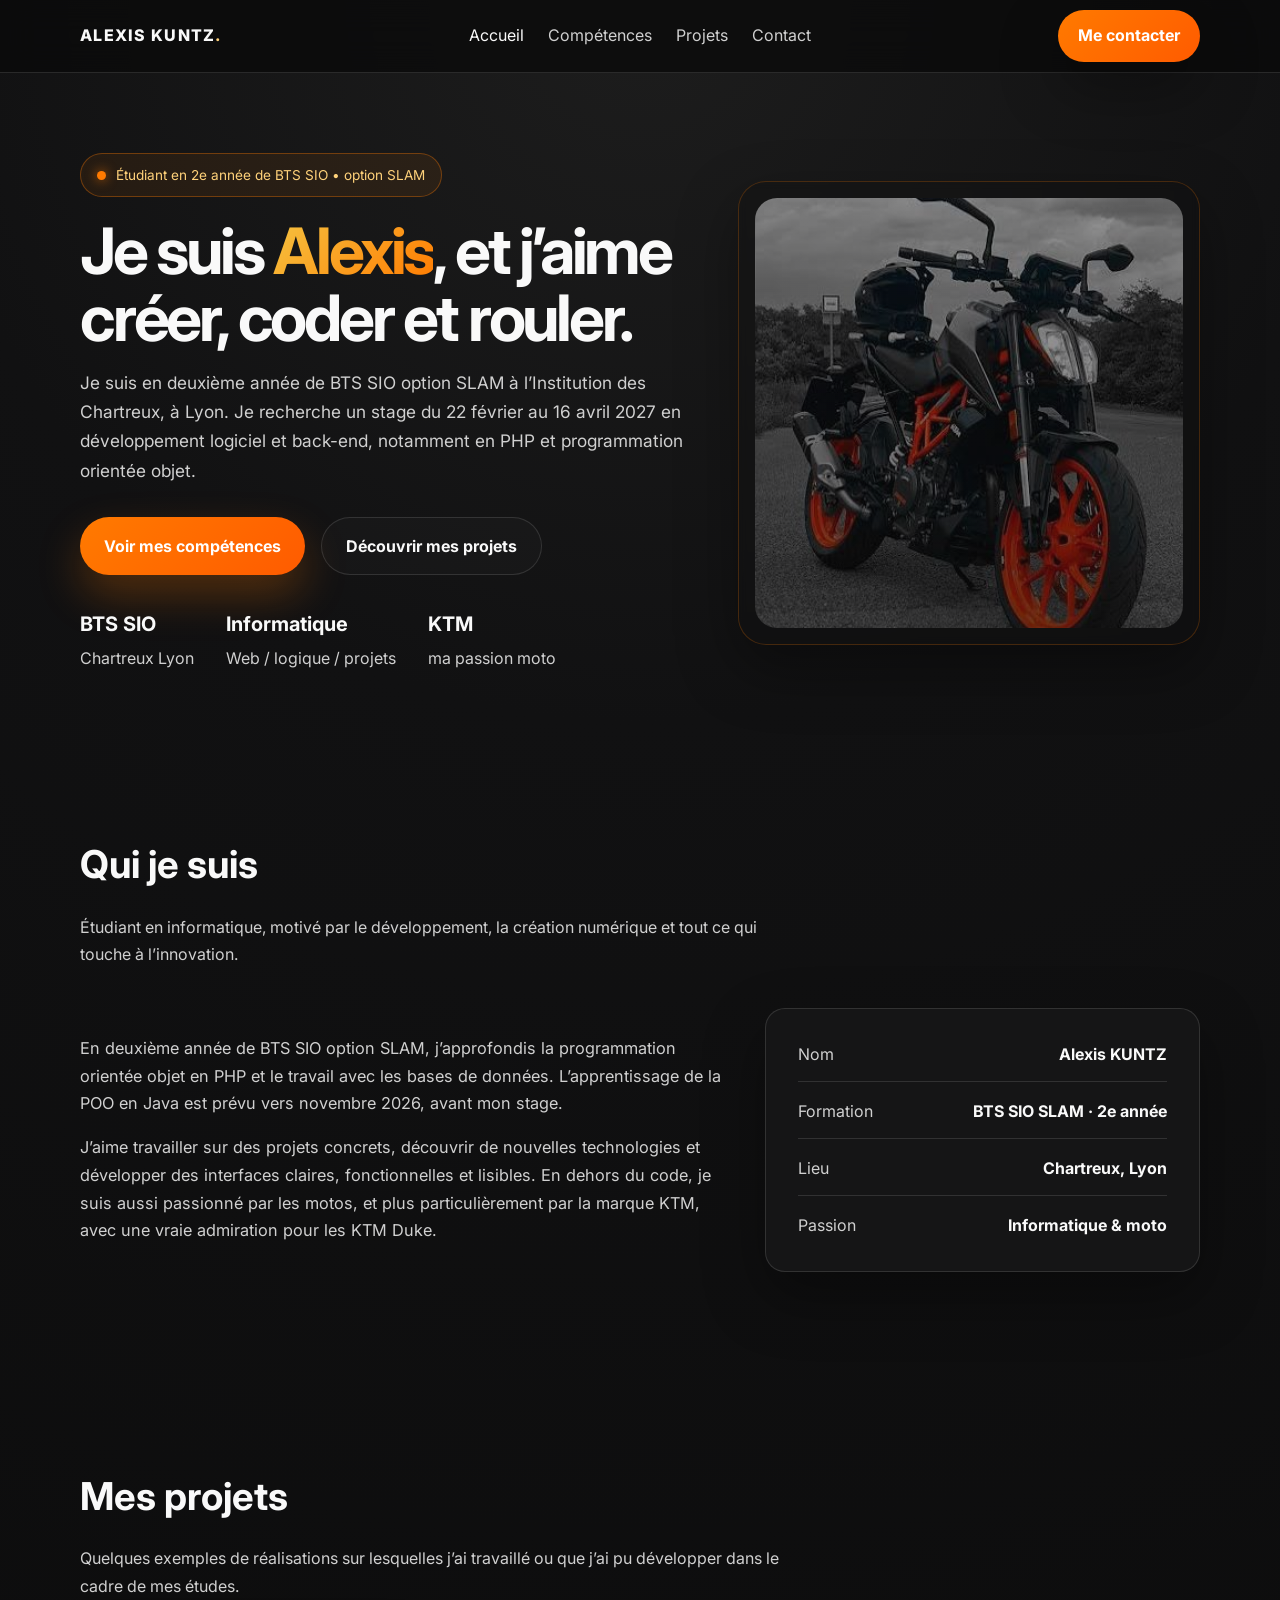
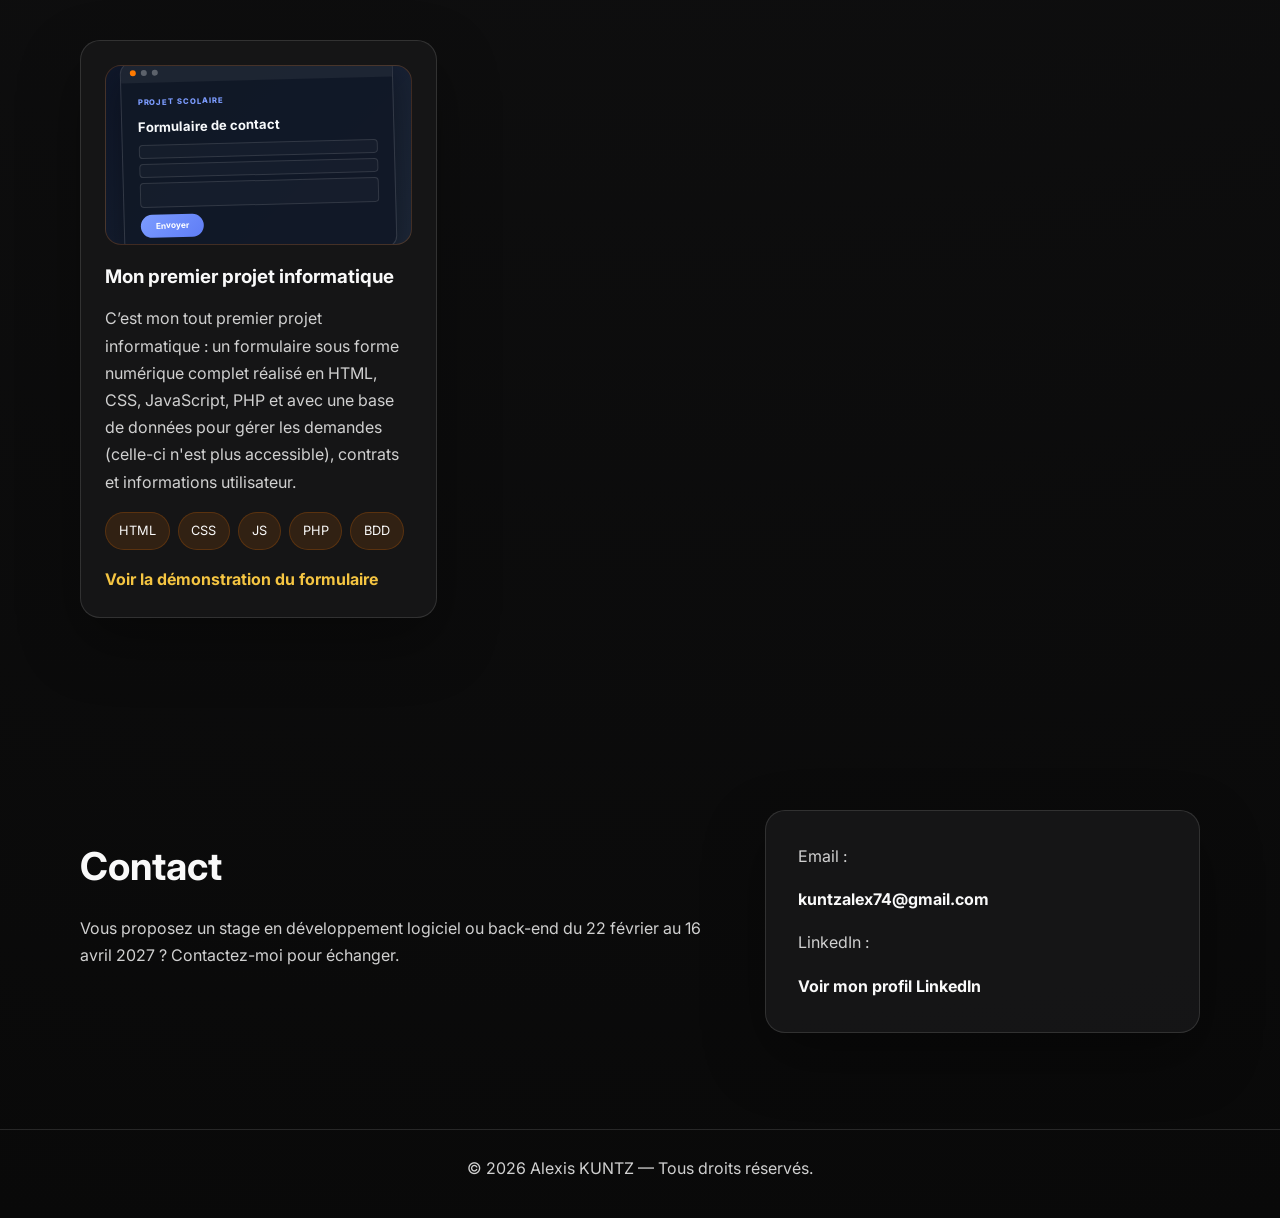
<file: index.html>
<!DOCTYPE html>
<html lang="fr">
  <head>
    <meta charset="UTF-8" />
    <meta name="viewport" content="width=device-width, initial-scale=1.0" />

    <title>Alexis KUNTZ | Portfolio</title>

    <meta
      name="description"
      content="Alexis KUNTZ, étudiant en deuxième année de BTS SIO SLAM, recherche un stage en développement logiciel et back-end du 22 février au 16 avril 2027."
    />

    <link rel="preconnect" href="https://fonts.googleapis.com" />
    <link rel="preconnect" href="https://fonts.gstatic.com" crossorigin />

    <link
      href="https://fonts.googleapis.com/css2?family=Inter:wght@400;500;600;700;800;900&display=swap"
      rel="stylesheet"
    />

    <link rel="stylesheet" href="styles.css" />
  </head>

  <body>

    <header class="header">
      <div class="container nav">

        <a href="index.html" class="brand">
          Alexis KUNTZ<span>.</span>
        </a>

        <nav class="nav-links" aria-label="Navigation principale">
          <a href="index.html" class="active">Accueil</a>
          <a href="competences.html">Compétences</a>
          <a href="#projects">Projets</a>
          <a href="#contact">Contact</a>
        </nav>

        <a class="nav-cta" href="#contact">
          Me contacter
        </a>

      </div>
    </header>


    <main>

      <section class="hero">

        <div class="container hero-grid">

          <div>

            <div class="eyebrow">
              Étudiant en 2e année de BTS SIO • option SLAM
            </div>

            <h1>
              Je suis <span class="gradient">Alexis</span>,
              et j’aime créer, coder et rouler.
            </h1>

            <p>
              Je suis en deuxième année de BTS SIO option SLAM à
              l’Institution des Chartreux, à Lyon. Je recherche un stage
              du 22 février au 16 avril 2027 en développement logiciel
              et back-end, notamment en PHP et programmation orientée objet.
            </p>


            <div class="hero-actions">

              <a
                class="btn btn-primary"
                href="competences.html"
              >
                Voir mes compétences
              </a>

              <a
                class="btn btn-secondary"
                href="#projects"
              >
                Découvrir mes projets
              </a>

            </div>


            <div class="hero-metrics">

              <div class="metric">
                <strong>BTS SIO</strong>
                <span>Chartreux Lyon</span>
              </div>

              <div class="metric">
                <strong>Informatique</strong>
                <span>Web / logique / projets</span>
              </div>

              <div class="metric">
                <strong>KTM</strong>
                <span>ma passion moto</span>
              </div>

            </div>

          </div>


          <div
            class="hero-visual"
            aria-label="Illustration de moto KTM"
          >

            <div class="bike-card">

              <div class="bike-visual">

                <div class="bike-mark">
                  DUKE
                </div>

                <div class="bike-shape"></div>

              </div>

            </div>

          </div>

        </div>

      </section>


      <section class="section" id="about">

        <div class="container">

          <h2 class="section-title">
            Qui je suis
          </h2>

          <p class="section-subtitle">
            Étudiant en informatique, motivé par le développement,
            la création numérique et tout ce qui touche à l’innovation.
          </p>


          <div class="about-grid">

            <div class="text-block">

              <p>
                En deuxième année de BTS SIO option SLAM, j’approfondis
                la programmation orientée objet en PHP et le travail avec
                les bases de données. L’apprentissage de la POO en Java
                est prévu vers novembre 2026, avant mon stage.
              </p>

              <p>
                J’aime travailler sur des projets concrets, découvrir
                de nouvelles technologies et développer des interfaces
                claires, fonctionnelles et lisibles. En dehors du code,
                je suis aussi passionné par les motos, et plus
                particulièrement par la marque KTM, avec une vraie
                admiration pour les KTM Duke.
              </p>

            </div>


            <aside class="info-panel">

              <div class="info-list">

                <div class="info-item">
                  <span>Nom</span>
                  <strong>Alexis KUNTZ</strong>
                </div>

                <div class="info-item">
                  <span>Formation</span>
                  <strong>BTS SIO SLAM · 2e année</strong>
                </div>

                <div class="info-item">
                  <span>Lieu</span>
                  <strong>Chartreux, Lyon</strong>
                </div>

                <div class="info-item">
                  <span>Passion</span>
                  <strong>Informatique & moto</strong>
                </div>

              </div>

            </aside>

          </div>

        </div>

      </section>


      <section class="section" id="projects">

        <div class="container">

          <h2 class="section-title">
            Mes projets
          </h2>

          <p class="section-subtitle">
            Quelques exemples de réalisations sur lesquelles j’ai
            travaillé ou que j’ai pu développer dans le cadre de mes études.
          </p>


          <div class="projects-grid">


            <article class="project-card">

              <div class="project-visual project-form" aria-label="Aperçu du formulaire de contact">
                <div class="form-preview-window" aria-hidden="true">
                  <div class="form-preview-bar">
                    <span></span><span></span><span></span>
                  </div>
                  <div class="form-preview-content">
                    <small>PROJET SCOLAIRE</small>
                    <strong>Formulaire de contact</strong>
                    <div class="form-preview-fields">
                      <i></i><i></i><i class="is-message"></i>
                    </div>
                    <b>Envoyer</b>
                  </div>
                </div>
              </div>

              <h3>
                Mon premier projet informatique
              </h3>

              <p>
                C’est mon tout premier projet informatique : un formulaire sous forme numérique
                complet réalisé en HTML, CSS, JavaScript, PHP et avec une
                base de données pour gérer les demandes (celle-ci n'est plus accessible), contrats et
                informations utilisateur.
              </p>

              <div class="tags">

                <span class="tag">HTML</span>
                <span class="tag">CSS</span>
                <span class="tag">JS</span>
                <span class="tag">PHP</span>
                <span class="tag">BDD</span>

              </div>

              <p class="project-link">
                <a href="formulaire/index.html" target="_blank" rel="noreferrer">
                  Voir la démonstration du formulaire
                </a>
              </p>

            </article>


          </div>

        </div>

      </section>


      <section class="section" id="contact">

        <div class="container contact-grid">

          <div>

            <h2 class="section-title">
              Contact
            </h2>

            <p class="section-subtitle">
              Vous proposez un stage en développement logiciel ou back-end
              du 22 février au 16 avril 2027 ? Contactez-moi pour échanger.
            </p>

          </div>


          <div class="contact-card">

            <div class="contact-info">

              <p>Email :</p>

              <a
                class="contact-link"
                href="mailto:kuntzalex74@gmail.com"
              >
                kuntzalex74@gmail.com
              </a>

              <p>LinkedIn :</p>

              <a
                class="contact-link"
                href="https://www.linkedin.com/in/alexis-kuntz-43b2b3379/"
              >
                Voir mon profil LinkedIn
              </a>

            </div>

          </div>

        </div>

      </section>

    </main>


    <footer class="footer">

      <div class="container">
        © <span id="year"></span> Alexis KUNTZ — Tous droits réservés.
      </div>

    </footer>


    <script src="script.js"></script>

  </body>
</html>
</file>
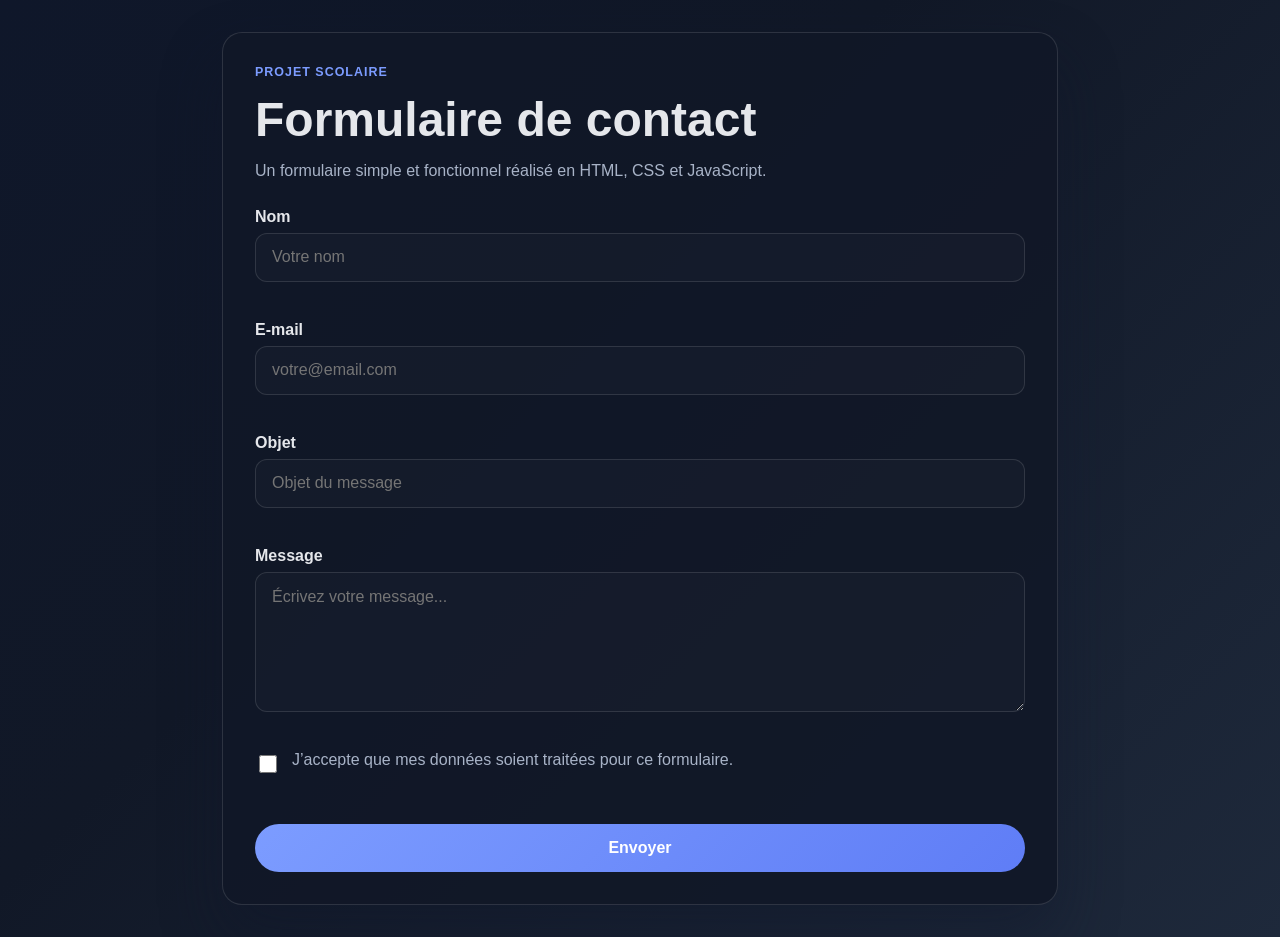
<file: formulaire/index.html>
<!DOCTYPE html>
<html lang="fr">
  <head>
    <meta charset="UTF-8" />
    <meta name="viewport" content="width=device-width, initial-scale=1.0" />
    <title>Formulaire | Alexis KUNTZ</title>
    <link rel="stylesheet" href="styles.css" />
  </head>
  <body>
    <main class="page-shell">
      <section class="form-card">
        <div class="form-header">
          <p class="eyebrow">Projet scolaire</p>
          <h1>Formulaire de contact</h1>
          <p class="subtitle">
            Un formulaire simple et fonctionnel réalisé en HTML, CSS et JavaScript.
          </p>
        </div>

        <form id="contactForm" novalidate>
          <div class="field-row">
            <label for="nom">Nom</label>
            <input type="text" id="nom" name="nom" placeholder="Votre nom" />
            <small class="error-message" data-error-for="nom"></small>
          </div>

          <div class="field-row">
            <label for="email">E-mail</label>
            <input type="email" id="email" name="email" placeholder="votre@email.com" />
            <small class="error-message" data-error-for="email"></small>
          </div>

          <div class="field-row">
            <label for="objet">Objet</label>
            <input type="text" id="objet" name="objet" placeholder="Objet du message" />
            <small class="error-message" data-error-for="objet"></small>
          </div>

          <div class="field-row">
            <label for="message">Message</label>
            <textarea id="message" name="message" rows="5" placeholder="Écrivez votre message..."></textarea>
            <small class="error-message" data-error-for="message"></small>
          </div>

          <label class="checkbox-row" for="accept">
            <input type="checkbox" id="accept" name="accept" />
            <span>J’accepte que mes données soient traitées pour ce formulaire.</span>
          </label>
          <small class="error-message" data-error-for="accept"></small>

          <button type="submit" class="submit-btn">Envoyer</button>
        </form>

        <div id="successMessage" class="success-message" aria-live="polite">
          Votre formulaire a bien été envoyé.
        </div>
      </section>
    </main>

    <script src="script.js"></script>
  </body>
</html>
</file>
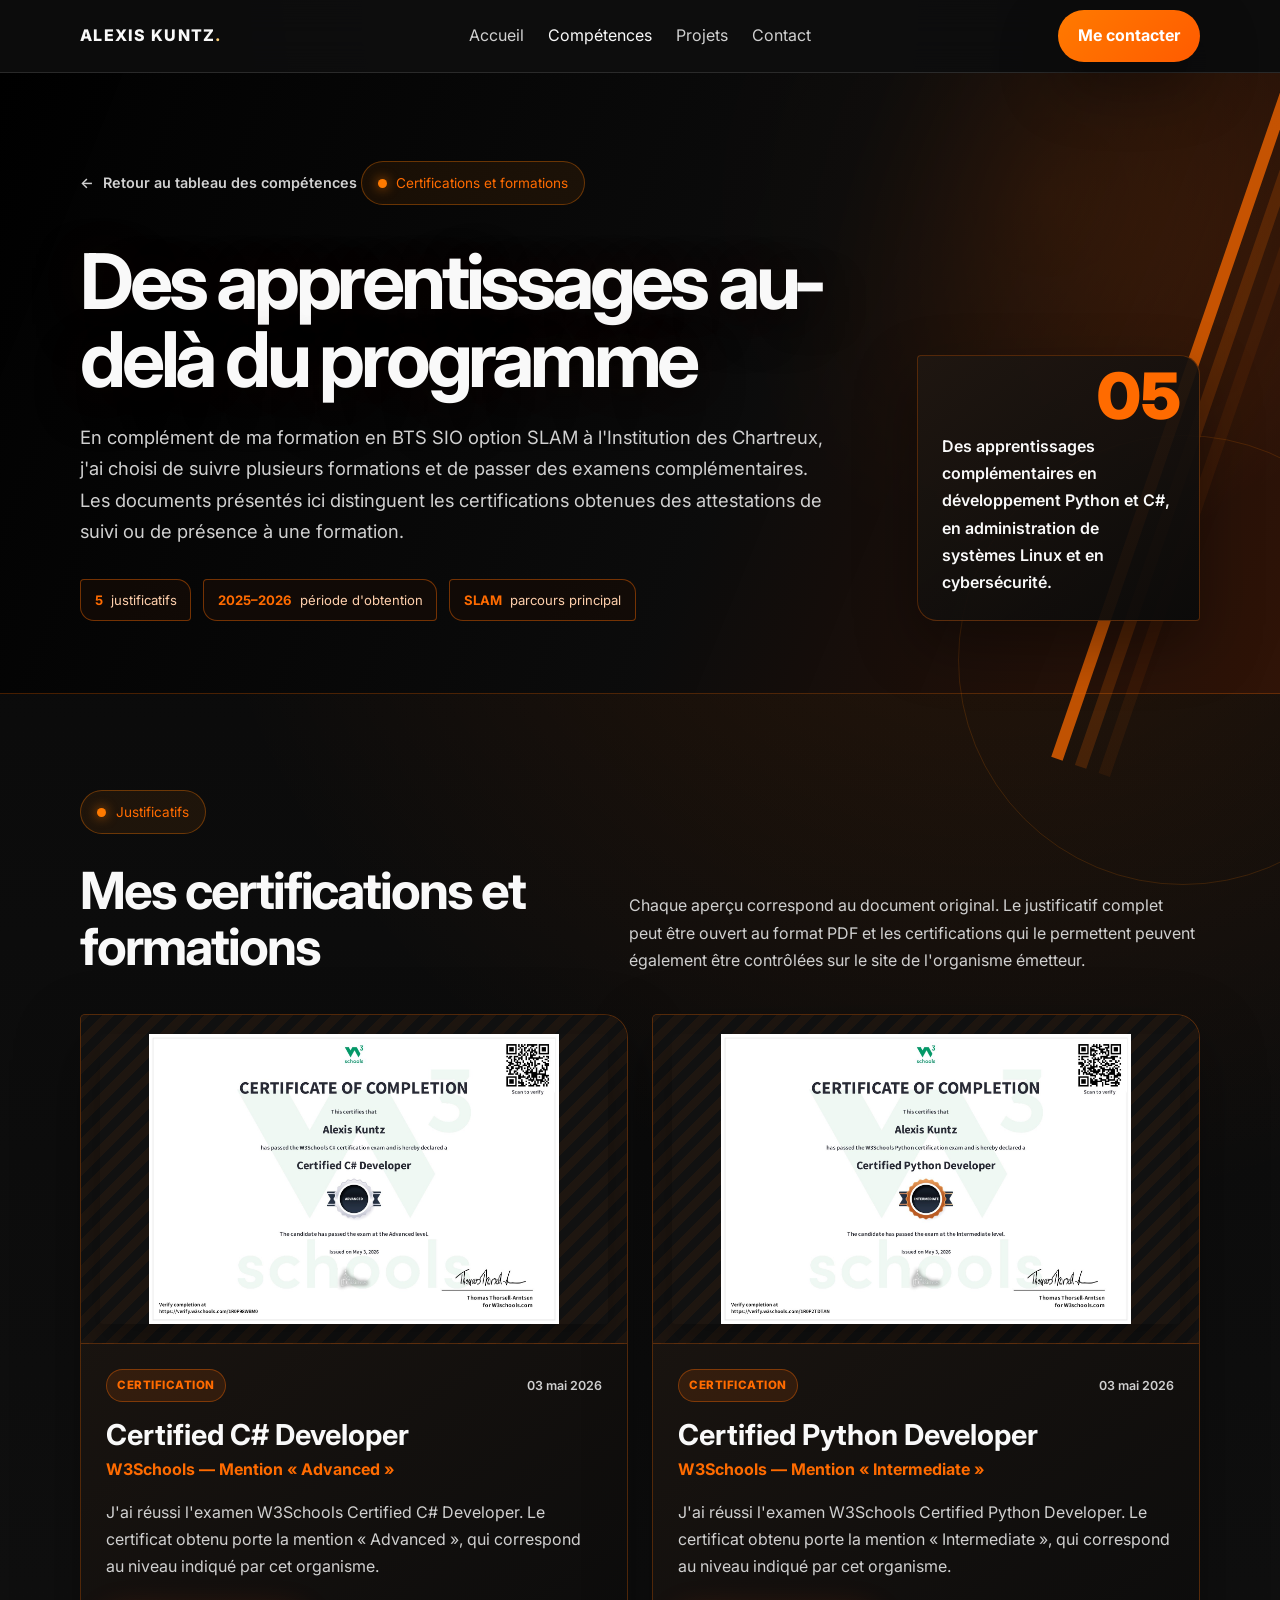
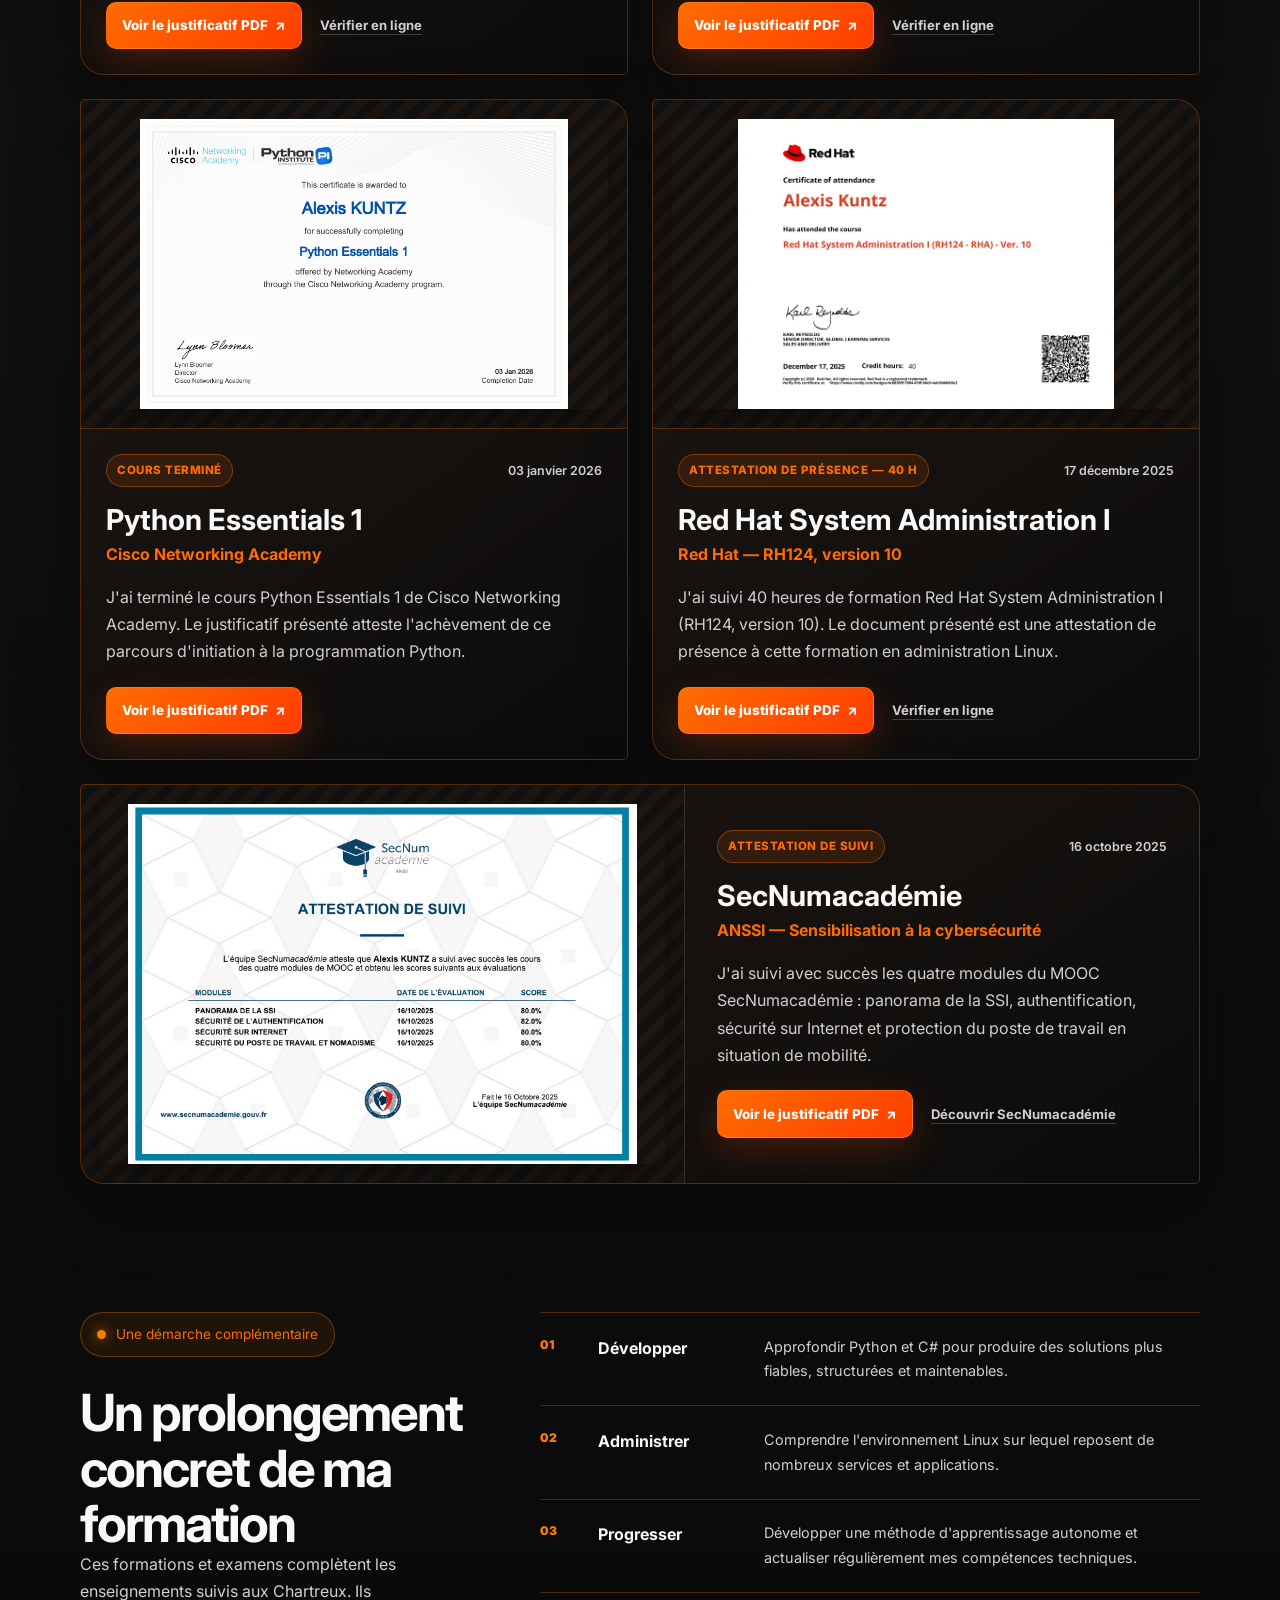
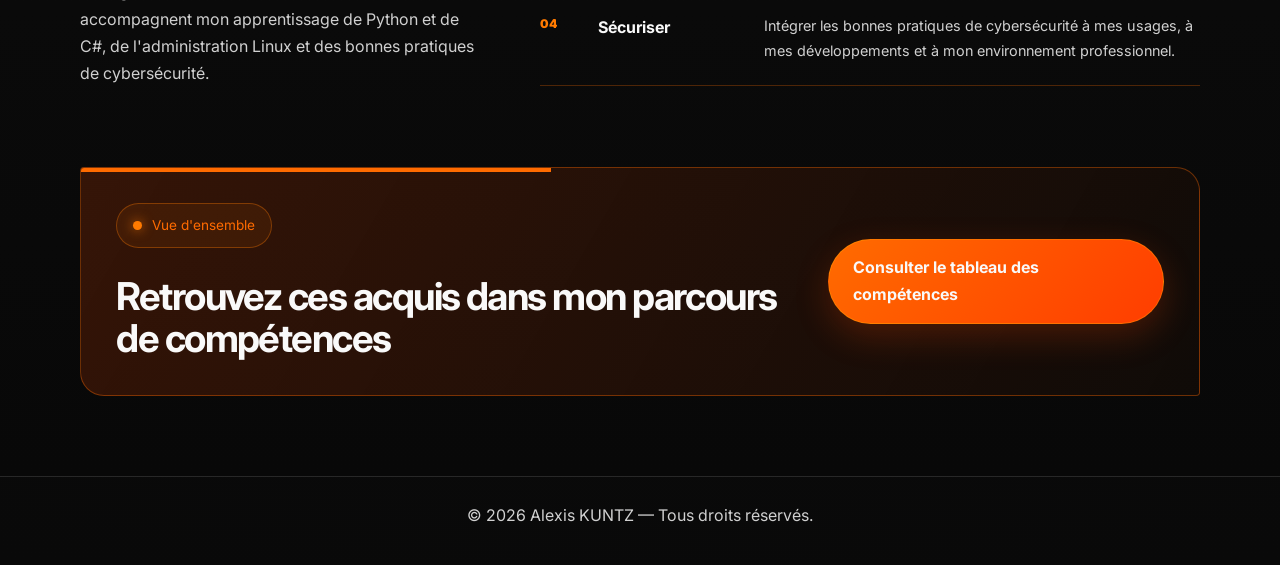
<file: certifications.html>
<!DOCTYPE html>
<html lang="fr">
  <head>
    <meta charset="UTF-8" />
    <meta name="viewport" content="width=device-width, initial-scale=1.0" />

    <title>Certifications et formations | Alexis KUNTZ</title>

    <meta
      name="description"
      content="Découvrez les certifications et attestations de formation d’Alexis KUNTZ, étudiant en BTS SIO option SLAM à l’Institution des Chartreux."
    />

    <link rel="preconnect" href="https://fonts.googleapis.com" />
    <link rel="preconnect" href="https://fonts.gstatic.com" crossorigin />
    <link
      href="https://fonts.googleapis.com/css2?family=Inter:wght@400;500;600;700;800;900&display=swap"
      rel="stylesheet"
    />

    <link rel="stylesheet" href="styles.css" />
  </head>

  <body>
    <header class="header">
      <div class="container nav">
        <a href="index.html" class="brand">
          Alexis KUNTZ<span>.</span>
        </a>

        <nav class="nav-links" aria-label="Navigation principale">
          <a href="index.html">Accueil</a>
          <a href="competences.html">Compétences</a>
          <a href="index.html#projects">Projets</a>
          <a href="index.html#contact">Contact</a>
        </nav>

        <a class="nav-cta" href="index.html#contact">
          Me contacter
        </a>
      </div>
    </header>

    <main class="certifications-page">
      <section class="certifications-hero">
        <div class="container certifications-hero-grid">
          <div class="certifications-hero-copy">
            <a class="back-link" href="competences.html">
              <span aria-hidden="true">←</span>
              Retour au tableau des compétences
            </a>

            <div class="eyebrow">Certifications et formations</div>

            <h1>Des apprentissages au-delà du programme</h1>

            <p>
              En complément de ma formation en BTS SIO option SLAM à
              l'Institution des Chartreux, j'ai choisi de suivre plusieurs
              formations et de passer des examens complémentaires. Les documents
              présentés ici distinguent les certifications obtenues des
              attestations de suivi ou de présence à une formation.
            </p>

            <div class="certifications-highlights" aria-label="Informations clés">
              <span><strong>5</strong> justificatifs</span>
              <span><strong>2025–2026</strong> période d'obtention</span>
              <span><strong>SLAM</strong> parcours principal</span>
            </div>
          </div>

          <aside class="certifications-hero-note">
            <span class="hero-note-number">05</span>
            <p>
              Des apprentissages complémentaires en développement Python et C#,
              en administration de systèmes Linux et en cybersécurité.
            </p>
          </aside>
        </div>
      </section>

      <section class="container certifications-content" aria-labelledby="certifications-title">
        <div class="certifications-section-heading">
          <div>
            <div class="eyebrow">Justificatifs</div>
            <h2 id="certifications-title">Mes certifications et formations</h2>
          </div>

          <p>
            Chaque aperçu correspond au document original. Le justificatif
            complet peut être ouvert au format PDF et les certifications qui le
            permettent peuvent également être contrôlées sur le site de
            l'organisme émetteur.
          </p>
        </div>

        <div class="certifications-grid">
          <article class="certification-card">
            <a
              class="certificate-preview"
              href="assets/certifications/documents/w3schools-csharp.pdf"
              target="_blank"
              rel="noopener noreferrer"
              aria-label="Ouvrir le certificat C# W3Schools au format PDF"
            >
              <img
                src="assets/certifications/apercus/w3schools-csharp.jpg"
                alt="Certificat W3Schools Certified C# Developer obtenu par Alexis Kuntz"
                loading="lazy"
              />
              <span class="preview-action">Agrandir le justificatif</span>
            </a>

            <div class="certificate-body">
              <div class="certificate-topline">
                <span class="certificate-type">Certification</span>
                <time datetime="2026-05-03">03 mai 2026</time>
              </div>

              <h3>Certified C# Developer</h3>
              <p class="certificate-issuer">W3Schools — Mention « Advanced »</p>
              <p>
                J'ai réussi l'examen W3Schools Certified C# Developer.
                Le certificat obtenu porte la mention « Advanced »,
                qui correspond au niveau indiqué par cet organisme.
              </p>

              <div class="certificate-actions">
                <a
                  class="certificate-primary-link"
                  href="assets/certifications/documents/w3schools-csharp.pdf"
                  target="_blank"
                  rel="noopener noreferrer"
                >Voir le justificatif PDF <span aria-hidden="true">↗</span></a>
                <a
                  class="certificate-verify-link"
                  href="https://verify.w3schools.com/1R0P98WBM0"
                  target="_blank"
                  rel="noopener noreferrer"
                >Vérifier en ligne</a>
              </div>
            </div>
          </article>

          <article class="certification-card">
            <a
              class="certificate-preview"
              href="assets/certifications/documents/w3schools-python.pdf"
              target="_blank"
              rel="noopener noreferrer"
              aria-label="Ouvrir le certificat Python W3Schools au format PDF"
            >
              <img
                src="assets/certifications/apercus/w3schools-python.jpg"
                alt="Certificat W3Schools Certified Python Developer obtenu par Alexis Kuntz"
                loading="lazy"
              />
              <span class="preview-action">Agrandir le justificatif</span>
            </a>

            <div class="certificate-body">
              <div class="certificate-topline">
                <span class="certificate-type">Certification</span>
                <time datetime="2026-05-03">03 mai 2026</time>
              </div>

              <h3>Certified Python Developer</h3>
              <p class="certificate-issuer">W3Schools — Mention « Intermediate »</p>
              <p>
                J'ai réussi l'examen W3Schools Certified Python Developer.
                Le certificat obtenu porte la mention « Intermediate »,
                qui correspond au niveau indiqué par cet organisme.
              </p>

              <div class="certificate-actions">
                <a
                  class="certificate-primary-link"
                  href="assets/certifications/documents/w3schools-python.pdf"
                  target="_blank"
                  rel="noopener noreferrer"
                >Voir le justificatif PDF <span aria-hidden="true">↗</span></a>
                <a
                  class="certificate-verify-link"
                  href="https://verify.w3schools.com/1R0P2TDTAN"
                  target="_blank"
                  rel="noopener noreferrer"
                >Vérifier en ligne</a>
              </div>
            </div>
          </article>

          <article class="certification-card">
            <a
              class="certificate-preview"
              href="assets/certifications/documents/cisco-python-essentials-1.pdf"
              target="_blank"
              rel="noopener noreferrer"
              aria-label="Ouvrir le certificat Cisco Python Essentials 1 au format PDF"
            >
              <img
                src="assets/certifications/apercus/cisco-python-essentials-1.jpg"
                alt="Certificat Cisco Networking Academy Python Essentials 1 obtenu par Alexis Kuntz"
                loading="lazy"
              />
              <span class="preview-action">Agrandir le justificatif</span>
            </a>

            <div class="certificate-body">
              <div class="certificate-topline">
                <span class="certificate-type">Cours terminé</span>
                <time datetime="2026-01-03">03 janvier 2026</time>
              </div>

              <h3>Python Essentials 1</h3>
              <p class="certificate-issuer">Cisco Networking Academy</p>
              <p>
                J'ai terminé le cours Python Essentials 1 de Cisco Networking
                Academy. Le justificatif présenté atteste l'achèvement de ce
                parcours d'initiation à la programmation Python.
              </p>

              <div class="certificate-actions">
                <a
                  class="certificate-primary-link"
                  href="assets/certifications/documents/cisco-python-essentials-1.pdf"
                  target="_blank"
                  rel="noopener noreferrer"
                >Voir le justificatif PDF <span aria-hidden="true">↗</span></a>
              </div>
            </div>
          </article>

          <article class="certification-card">
            <a
              class="certificate-preview"
              href="assets/certifications/documents/red-hat-system-administration.pdf"
              target="_blank"
              rel="noopener noreferrer"
              aria-label="Ouvrir l'attestation Red Hat System Administration I au format PDF"
            >
              <img
                src="assets/certifications/apercus/red-hat-system-administration.jpg"
                alt="Attestation Red Hat System Administration I obtenue par Alexis Kuntz"
                loading="lazy"
              />
              <span class="preview-action">Agrandir le justificatif</span>
            </a>

            <div class="certificate-body">
              <div class="certificate-topline">
                <span class="certificate-type">Attestation de présence — 40 h</span>
                <time datetime="2025-12-17">17 décembre 2025</time>
              </div>

              <h3>Red Hat System Administration I</h3>
              <p class="certificate-issuer">Red Hat — RH124, version 10</p>
              <p>
                J'ai suivi 40 heures de formation Red Hat System Administration I
                (RH124, version 10). Le document présenté est une attestation
                de présence à cette formation en administration Linux.
              </p>

              <div class="certificate-actions">
                <a
                  class="certificate-primary-link"
                  href="assets/certifications/documents/red-hat-system-administration.pdf"
                  target="_blank"
                  rel="noopener noreferrer"
                >Voir le justificatif PDF <span aria-hidden="true">↗</span></a>
                <a
                  class="certificate-verify-link"
                  href="https://www.credly.com/badges/4cb8309f-7004-47df-86e9-4eb30d46b9a3"
                  target="_blank"
                  rel="noopener noreferrer"
                >Vérifier en ligne</a>
              </div>
            </div>
          </article>

          <article class="certification-card certification-card-wide">
            <a
              class="certificate-preview"
              href="assets/certifications/documents/anssi-secnumacademie.pdf"
              target="_blank"
              rel="noopener noreferrer"
              aria-label="Ouvrir l'attestation SecNumacadémie de l'ANSSI au format PDF"
            >
              <img
                src="assets/certifications/apercus/anssi-secnumacademie.jpg"
                alt="Attestation de suivi SecNumacadémie de l'ANSSI obtenue par Alexis Kuntz"
                loading="lazy"
              />
              <span class="preview-action">Agrandir l'attestation</span>
            </a>

            <div class="certificate-body">
              <div class="certificate-topline">
                <span class="certificate-type">Attestation de suivi</span>
                <time datetime="2025-10-16">16 octobre 2025</time>
              </div>

              <h3>SecNumacadémie</h3>
              <p class="certificate-issuer">ANSSI — Sensibilisation à la cybersécurité</p>
              <p>
                J'ai suivi avec succès les quatre modules du MOOC SecNumacadémie :
                panorama de la SSI, authentification, sécurité sur Internet et
                protection du poste de travail en situation de mobilité.
              </p>

              <div class="certificate-actions">
                <a
                  class="certificate-primary-link"
                  href="assets/certifications/documents/anssi-secnumacademie.pdf"
                  target="_blank"
                  rel="noopener noreferrer"
                >Voir le justificatif PDF <span aria-hidden="true">↗</span></a>
                <a
                  class="certificate-verify-link"
                  href="https://secnumacademie.gouv.fr/"
                  target="_blank"
                  rel="noopener noreferrer"
                >Découvrir SecNumacadémie</a>
              </div>
            </div>
          </article>
        </div>
      </section>

      <section class="container training-bridge" aria-labelledby="training-bridge-title">
        <div class="training-bridge-intro">
          <div class="eyebrow">Une démarche complémentaire</div>
          <h2 id="training-bridge-title">Un prolongement concret de ma formation</h2>
          <p>
            Ces formations et examens complètent les enseignements suivis aux
            Chartreux. Ils accompagnent mon apprentissage de Python et de C#,
            de l'administration Linux et des bonnes pratiques de cybersécurité.
          </p>
        </div>

        <div class="training-pillars">
          <article>
            <span>01</span>
            <h3>Développer</h3>
            <p>
              Approfondir Python et C# pour produire des solutions plus fiables,
              structurées et maintenables.
            </p>
          </article>

          <article>
            <span>02</span>
            <h3>Administrer</h3>
            <p>
              Comprendre l'environnement Linux sur lequel reposent de nombreux
              services et applications.
            </p>
          </article>

          <article>
            <span>03</span>
            <h3>Progresser</h3>
            <p>
              Développer une méthode d'apprentissage autonome et actualiser
              régulièrement mes compétences techniques.
            </p>
          </article>

          <article>
            <span>04</span>
            <h3>Sécuriser</h3>
            <p>
              Intégrer les bonnes pratiques de cybersécurité à mes usages,
              à mes développements et à mon environnement professionnel.
            </p>
          </article>
        </div>
      </section>

      <section class="container certifications-cta">
        <div>
          <span class="eyebrow">Vue d'ensemble</span>
          <h2>Retrouvez ces acquis dans mon parcours de compétences</h2>
        </div>

        <a class="btn primary" href="competences.html">
          Consulter le tableau des compétences
        </a>
      </section>
    </main>

    <footer class="footer">
      <div class="container">
        © <span id="year"></span>
        Alexis KUNTZ — Tous droits réservés.
      </div>
    </footer>

    <script src="script.js"></script>
  </body>
</html>
</file>
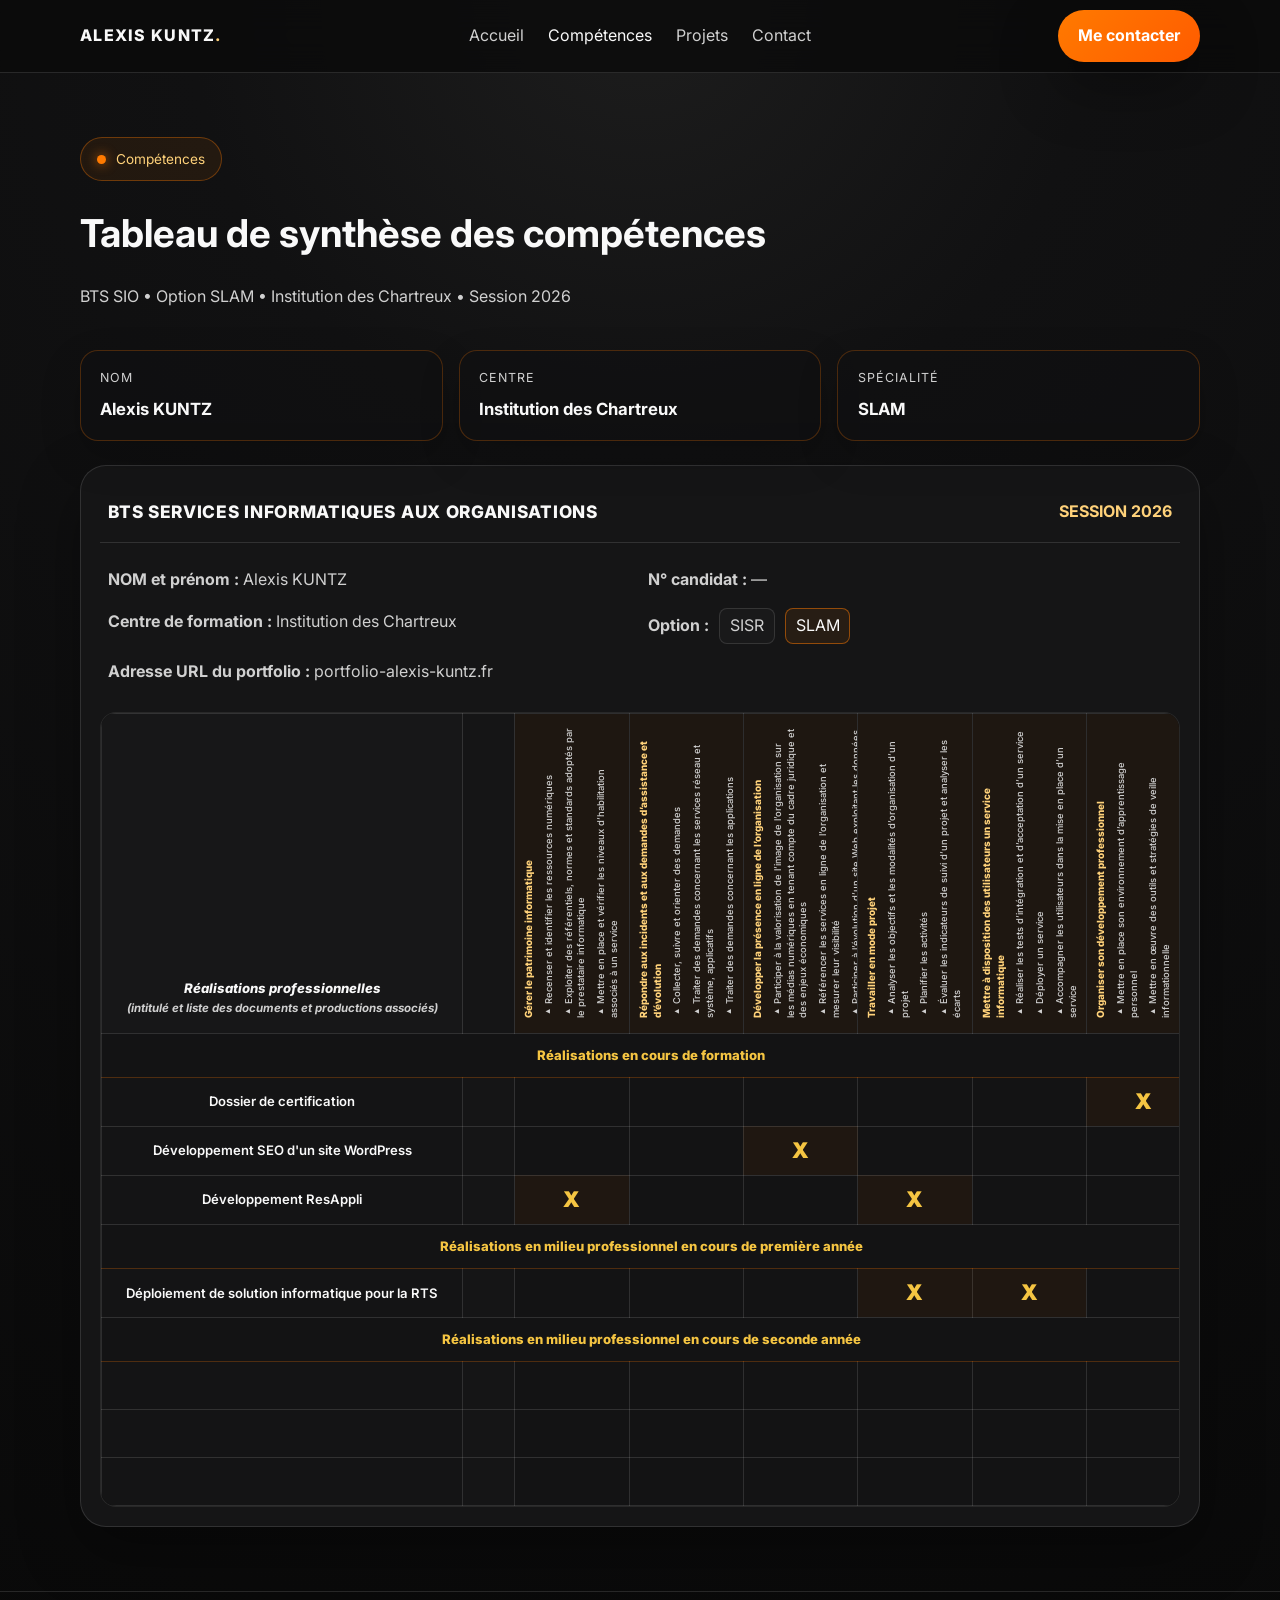
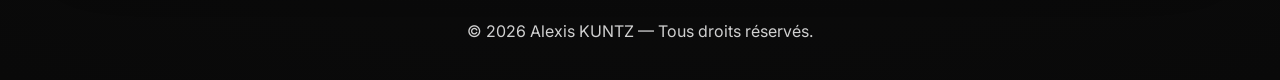
<file: competences.html>
<!DOCTYPE html>
<html lang="fr">
  <head>
    <meta charset="UTF-8" />
    <meta name="viewport" content="width=device-width, initial-scale=1.0" />

    <title>Compétences | Alexis KUNTZ</title>

    <meta
      name="description"
      content="Tableau des compétences d'Alexis KUNTZ, étudiant en BTS SIO au Chartreux à Lyon."
    />

    <link rel="preconnect" href="https://fonts.googleapis.com" />
    <link rel="preconnect" href="https://fonts.gstatic.com" crossorigin />

    <link
      href="https://fonts.googleapis.com/css2?family=Inter:wght@400;500;600;700;800;900&display=swap"
      rel="stylesheet"
    />

    <link rel="stylesheet" href="styles.css" />
  </head>

  <body>

    <!-- =====================================================
         HEADER
         ===================================================== -->

    <header class="header">
      <div class="container nav">

        <a href="index.html" class="brand">
          Alexis KUNTZ<span>.</span>
        </a>

        <nav class="nav-links" aria-label="Navigation principale">
          <a href="index.html">Accueil</a>
          <a href="competences.html" class="active">Compétences</a>
          <a href="index.html#projects">Projets</a>
          <a href="index.html#contact">Contact</a>
        </nav>

        <a class="nav-cta" href="index.html#contact">
          Me contacter
        </a>

      </div>
    </header>


    <!-- =====================================================
         PAGE COMPÉTENCES
         ===================================================== -->

    <main class="container skills-page">

      <!-- INTRODUCTION -->

      <section class="skills-intro">

        <div class="eyebrow">
          Compétences
        </div>

        <h1 class="section-title">
          Tableau de synthèse des compétences
        </h1>

        <p class="section-subtitle">
          BTS SIO • Option SLAM • Institution des Chartreux • Session 2026
        </p>

      </section>


      <!-- =====================================================
           INFORMATIONS RAPIDES
           ===================================================== -->

      <div class="skills-summary">

        <div class="summary-card">
          <span>Nom</span>
          <strong>Alexis KUNTZ</strong>
        </div>

        <div class="summary-card">
          <span>Centre</span>
          <strong>Institution des Chartreux</strong>
        </div>

        <div class="summary-card">
          <span>Spécialité</span>
          <strong>SLAM</strong>
        </div>

      </div>


      <!-- =====================================================
           DOCUMENT BTS
           ===================================================== -->

      <section class="worksheet-card">

        <div class="worksheet-header">

          <div class="worksheet-title">
            BTS SERVICES INFORMATIQUES AUX ORGANISATIONS
          </div>

          <div class="worksheet-session">
            SESSION 2026
          </div>

        </div>


        <!-- INFORMATIONS ÉTUDIANT -->

        <div class="meta-grid">

          <div>
            <strong>NOM et prénom :</strong>
            Alexis KUNTZ
          </div>

          <div>
            <strong>N° candidat :</strong>
            —
          </div>

        </div>


        <div class="meta-grid">

          <div>
            <strong>Centre de formation :</strong>
            Institution des Chartreux
          </div>

          <div class="option-container">

            <strong>Option :</strong>

            <span class="option-box">
              SISR
            </span>

            <span class="option-box active">
              SLAM
            </span>

          </div>

        </div>


        <div class="meta-grid portfolio-line">

          <div>
            <strong>Adresse URL du portfolio :</strong>
            portfolio-alexis-kuntz.fr
          </div>

        </div>


        <!-- =====================================================
             TABLEAU DES COMPÉTENCES
             ===================================================== -->

        <div class="skills-table-wrap">

          <table
            class="worksheet-table"
            aria-label="Tableau de synthèse des compétences BTS SIO"
          >

            <!--
              Structure du tableau Excel :

              A = Réalisations professionnelles
              B = Colonne vide
              C = Gérer le patrimoine informatique
              D = Incidents / assistance / évolution
              E = Présence en ligne
              F = Mode projet
              G = Mise à disposition d'un service
              H = Développement professionnel
            -->


            <thead>

              <tr>

                <!-- COLONNE A -->

                <th class="first-col">

                  <div class="first-col-title">
                    Réalisations professionnelles
                  </div>

                  <div class="first-col-subtitle">
                    (intitulé et liste des documents et productions associés)
                  </div>

                </th>


                <!-- COLONNE B -->

                <th class="spacer-col"></th>


                <!-- COLONNE C -->

                <th class="competency-col">

                  <div class="vertical-text">

                    <strong>
                      Gérer le patrimoine informatique
                    </strong>

                    <span>
                      ▸ Recenser et identifier les ressources numériques
                    </span>

                    <span>
                      ▸ Exploiter des référentiels, normes et standards adoptés par le prestataire informatique
                    </span>

                    <span>
                      ▸ Mettre en place et vérifier les niveaux d’habilitation associés à un service
                    </span>

                    <span>
                      ▸ Vérifier les conditions de la continuité d’un service informatique
                    </span>

                    <span>
                      ▸ Gérer des sauvegardes
                    </span>

                    <span>
                      ▸ Vérifier le respect des règles d’utilisation des ressources numériques
                    </span>

                  </div>

                </th>


                <!-- COLONNE D -->

                <th class="competency-col">

                  <div class="vertical-text">

                    <strong>
                      Répondre aux incidents et aux demandes d’assistance et d’évolution
                    </strong>

                    <span>
                      ▸ Collecter, suivre et orienter des demandes
                    </span>

                    <span>
                      ▸ Traiter des demandes concernant les services réseau et système, applicatifs
                    </span>

                    <span>
                      ▸ Traiter des demandes concernant les applications
                    </span>

                  </div>

                </th>


                <!-- COLONNE E -->

                <th class="competency-col">

                  <div class="vertical-text">

                    <strong>
                      Développer la présence en ligne de l’organisation
                    </strong>

                    <span>
                      ▸ Participer à la valorisation de l’image de l’organisation sur les médias numériques en tenant compte du cadre juridique et des enjeux économiques
                    </span>

                    <span>
                      ▸ Référencer les services en ligne de l’organisation et mesurer leur visibilité
                    </span>

                    <span>
                      ▸ Participer à l’évolution d’un site Web exploitant les données de l’organisation
                    </span>

                  </div>

                </th>


                <!-- COLONNE F -->

                <th class="competency-col">

                  <div class="vertical-text">

                    <strong>
                      Travailler en mode projet
                    </strong>

                    <span>
                      ▸ Analyser les objectifs et les modalités d’organisation d’un projet
                    </span>

                    <span>
                      ▸ Planifier les activités
                    </span>

                    <span>
                      ▸ Évaluer les indicateurs de suivi d’un projet et analyser les écarts
                    </span>

                  </div>

                </th>


                <!-- COLONNE G -->

                <th class="competency-col">

                  <div class="vertical-text">

                    <strong>
                      Mettre à disposition des utilisateurs un service informatique
                    </strong>

                    <span>
                      ▸ Réaliser les tests d’intégration et d’acceptation d’un service
                    </span>

                    <span>
                      ▸ Déployer un service
                    </span>

                    <span>
                      ▸ Accompagner les utilisateurs dans la mise en place d’un service
                    </span>

                  </div>

                </th>


                <!-- COLONNE H -->

                <th class="competency-col">

                  <div class="vertical-text">

                    <strong>
                      Organiser son développement professionnel
                    </strong>

                    <span>
                      ▸ Mettre en place son environnement d’apprentissage personnel
                    </span>

                    <span>
                      ▸ Mettre en œuvre des outils et stratégies de veille informationnelle
                    </span>

                    <span>
                      ▸ Gérer son identité professionnelle
                    </span>

                    <span>
                      ▸ Développer son projet professionnel
                    </span>

                  </div>

                </th>

              </tr>

            </thead>


            <tbody>

              <!-- =================================================
                   RÉALISATIONS EN COURS DE FORMATION
                   ================================================= -->

              <tr class="section-title-row">

                <td colspan="8">
                  Réalisations en cours de formation
                </td>

              </tr>


              <!-- DOSSIER DE CERTIFICATION -->

              <tr class="project-row">

                <td class="left-cell">
                  Dossier de certification
                </td>

                <td class="spacer-cell"></td>

                <!-- C -->
                <td></td>

                <!-- D -->
                <td></td>

                <!-- E -->
                <td></td>

                <!-- F -->
                <td></td>

                <!-- G -->
                <td></td>

                <!-- H -->
                <td class="mark-cell certification-entry-cell">
                  <a
                    class="certification-mark-link"
                    href="certifications.html"
                    aria-label="Découvrir les certifications et leurs justificatifs"
                    title="Voir les certifications"
                  >
                    X
                  </a>
                </td>

              </tr>


              <!-- SEO WORDPRESS -->

              <tr class="project-row">

                <td class="left-cell">
                  Développement SEO d'un site WordPress
                </td>

                <td class="spacer-cell"></td>

                <!-- C -->
                <td></td>

                <!-- D -->
                <td></td>

                <!-- E -->
                <td class="mark-cell project-entry-cell">
                  <a
                    class="project-mark-link"
                    href="holocibo.html"
                    aria-label="Découvrir le projet WordPress et SEO HoloCibo"
                    title="Voir le projet HoloCibo"
                  >
                    X
                  </a>
                </td>

                <!-- F -->
                <td></td>

                <!-- G -->
                <td></td>

                <!-- H -->
                <td></td>

              </tr>


              <!-- RESAPPLI -->

              <tr class="project-row">

                <td class="left-cell">
                  Développement ResAppli
                </td>

                <td class="spacer-cell"></td>

                <!-- C -->
                <td class="mark-cell">
                  <a
                    class="project-mark-link"
                    href="prixy.html"
                    aria-label="Voir le projet ResAppli Prixy — Gérer le patrimoine informatique"
                  >
                    X
                  </a>
                </td>

                <!-- D -->
                <td></td>

                <!-- E -->
                <td></td>

                <!-- F -->
                <td class="mark-cell">
                  <a
                    class="project-mark-link"
                    href="prixy.html"
                    aria-label="Voir le projet ResAppli Prixy — Travailler en mode projet"
                  >
                    X
                  </a>
                </td>

                <!-- G -->
                <td></td>

                <!-- H -->
                <td></td>

              </tr>


              <!-- =================================================
                   MILIEU PROFESSIONNEL PREMIÈRE ANNÉE
                   ================================================= -->

              <tr class="section-title-row">

                <td colspan="8">
                  Réalisations en milieu professionnel en cours de première année
                </td>

              </tr>


              <!-- SOLUTION PYTHON RTS -->

              <tr class="project-row">

                <td class="left-cell">
                  Déploiement de solution informatique pour la RTS
                </td>

                <td class="spacer-cell"></td>

                <!-- C -->
                <td></td>

                <!-- D -->
                <td></td>

                <!-- E -->
                <td></td>

                <!-- F -->
                <td class="mark-cell project-entry-cell">
                  <a
                    class="project-mark-link"
                    href="rts-xml.html"
                    aria-label="Découvrir l'application Python RTS — Travailler en mode projet"
                    title="Voir le générateur XML réalisé pour la RTS"
                  >
                    X
                  </a>
                </td>

                <!-- G -->
                <td class="mark-cell project-entry-cell">
                  <a
                    class="project-mark-link"
                    href="rts-xml.html"
                    aria-label="Découvrir l'application Python RTS — Mettre à disposition un service informatique"
                    title="Voir le générateur XML réalisé pour la RTS"
                  >
                    X
                  </a>
                </td>

                <!-- H -->
                <td></td>

              </tr>

              <!-- =================================================
                   MILIEU PROFESSIONNEL SECONDE ANNÉE
                   ================================================= -->

              <tr class="section-title-row">

                <td colspan="8">
                  Réalisations en milieu professionnel en cours de seconde année
                </td>

              </tr>


              <!-- LIGNE VIDE 1 -->

              <tr class="empty-row">

                <td class="left-cell"></td>
                <td class="spacer-cell"></td>

                <td></td>
                <td></td>
                <td></td>
                <td></td>
                <td></td>
                <td></td>

              </tr>


              <!-- LIGNE VIDE 2 -->

              <tr class="empty-row">

                <td class="left-cell"></td>
                <td class="spacer-cell"></td>

                <td></td>
                <td></td>
                <td></td>
                <td></td>
                <td></td>
                <td></td>

              </tr>


              <!-- LIGNE VIDE 3 -->

              <tr class="empty-row">

                <td class="left-cell"></td>
                <td class="spacer-cell"></td>

                <td></td>
                <td></td>
                <td></td>
                <td></td>
                <td></td>
                <td></td>

              </tr>

            </tbody>

          </table>

        </div>

      </section>

    </main>


    <!-- =====================================================
         FOOTER
         ===================================================== -->

    <footer class="footer">

      <div class="container">

        © <span id="year"></span>
        Alexis KUNTZ — Tous droits réservés.

      </div>

    </footer>


    <script src="script.js"></script>

  </body>
</html>
</file>
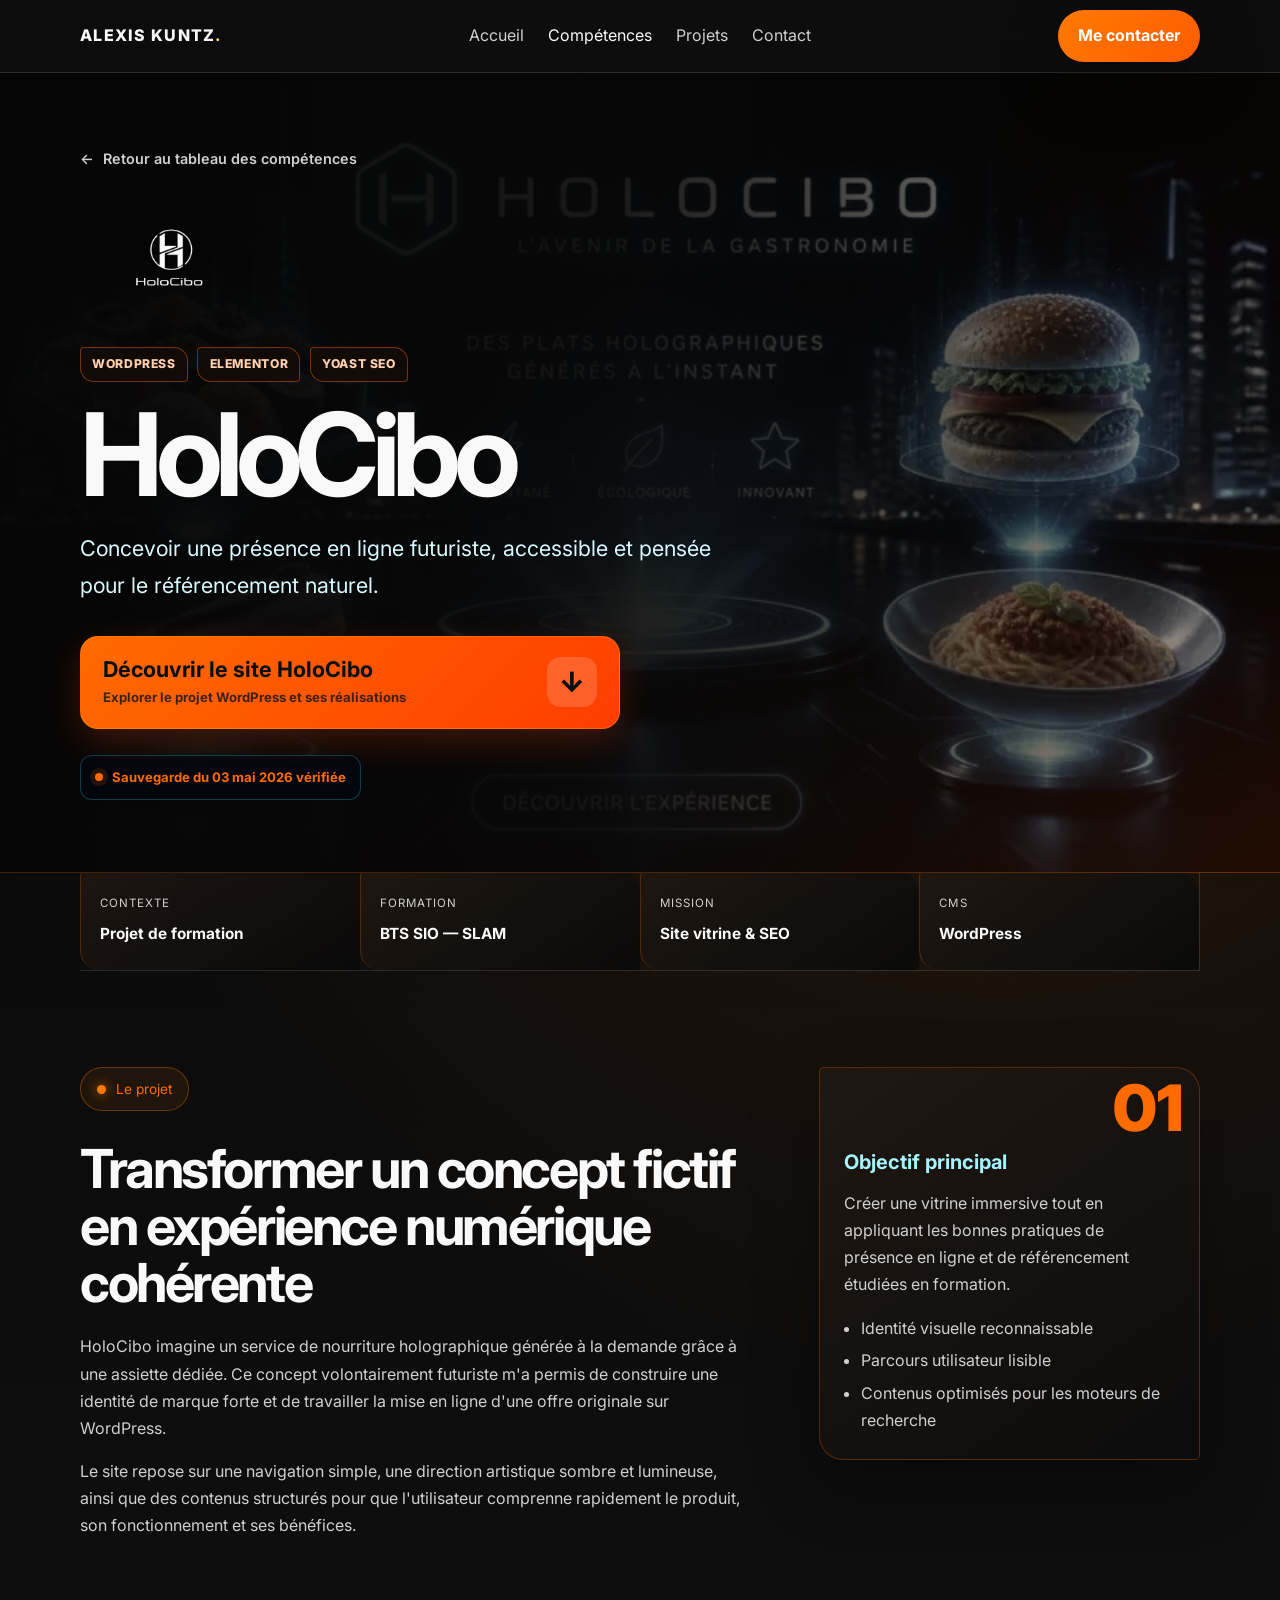
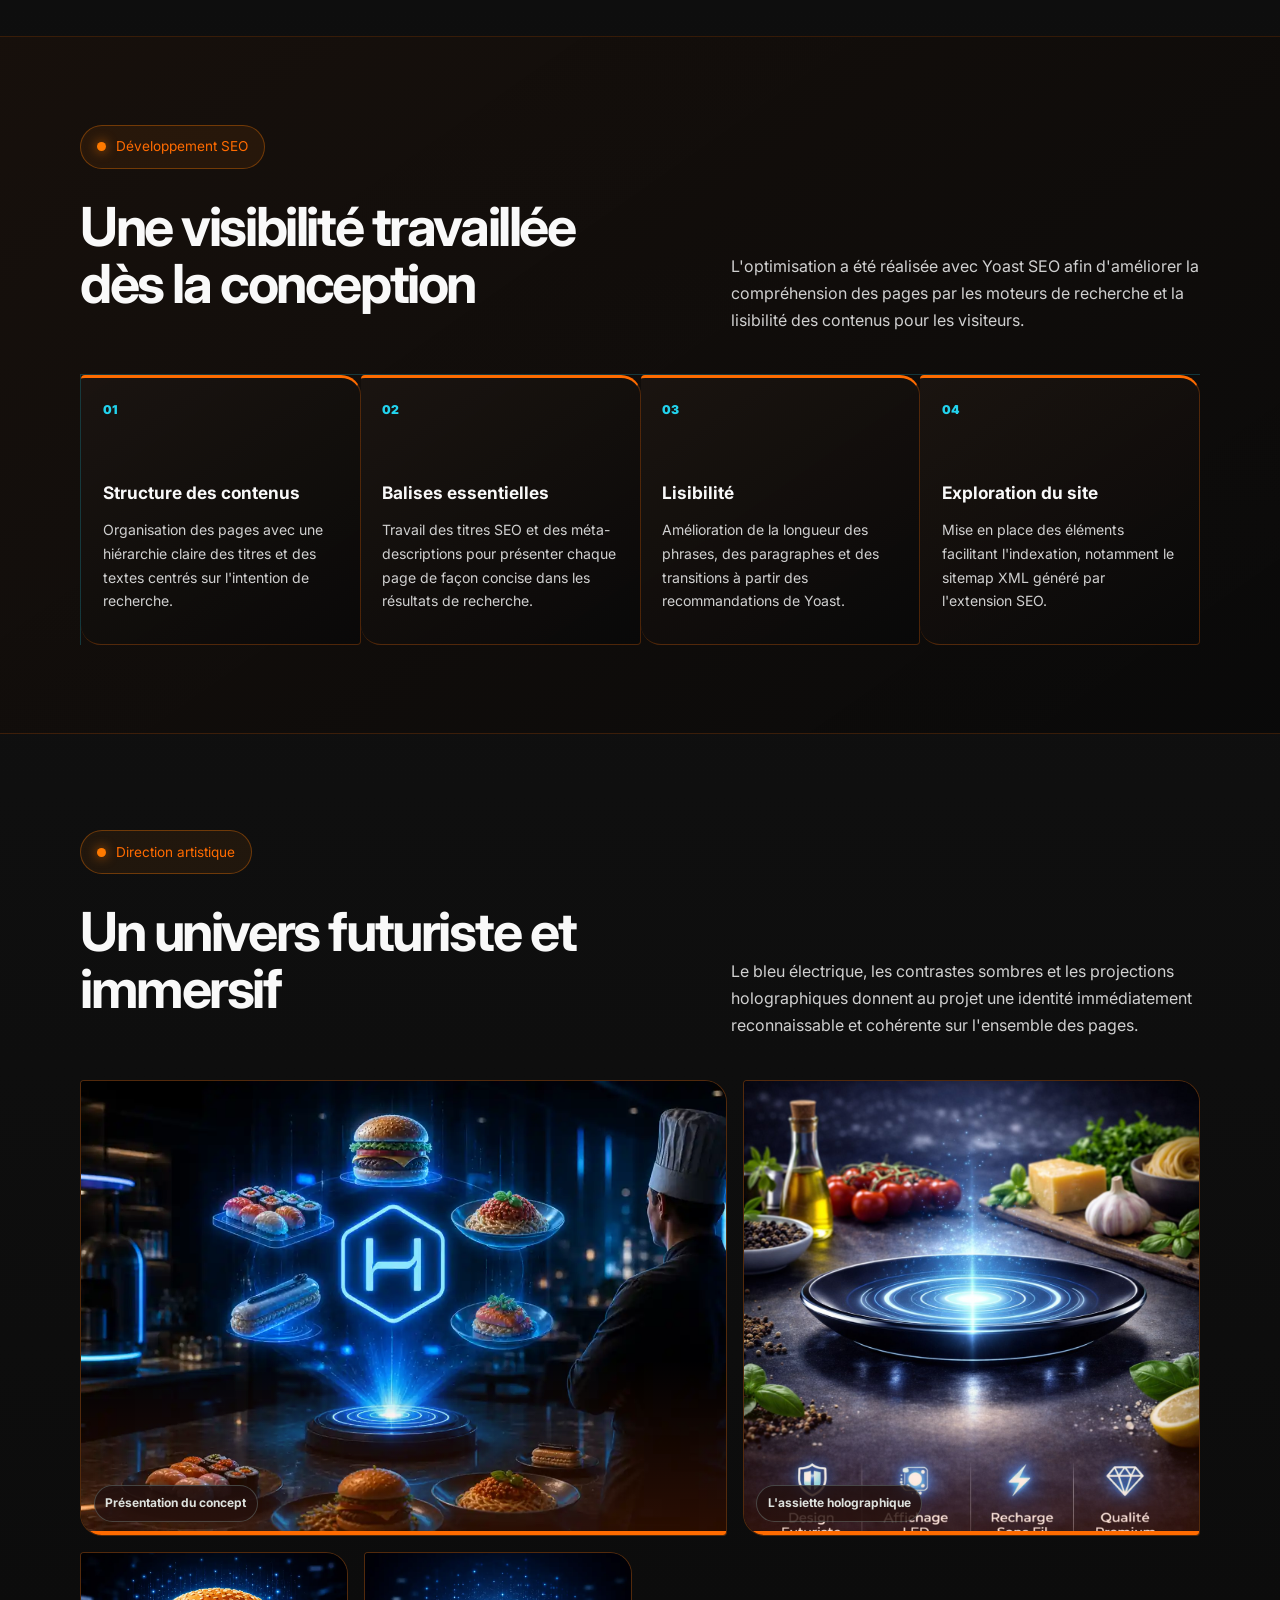
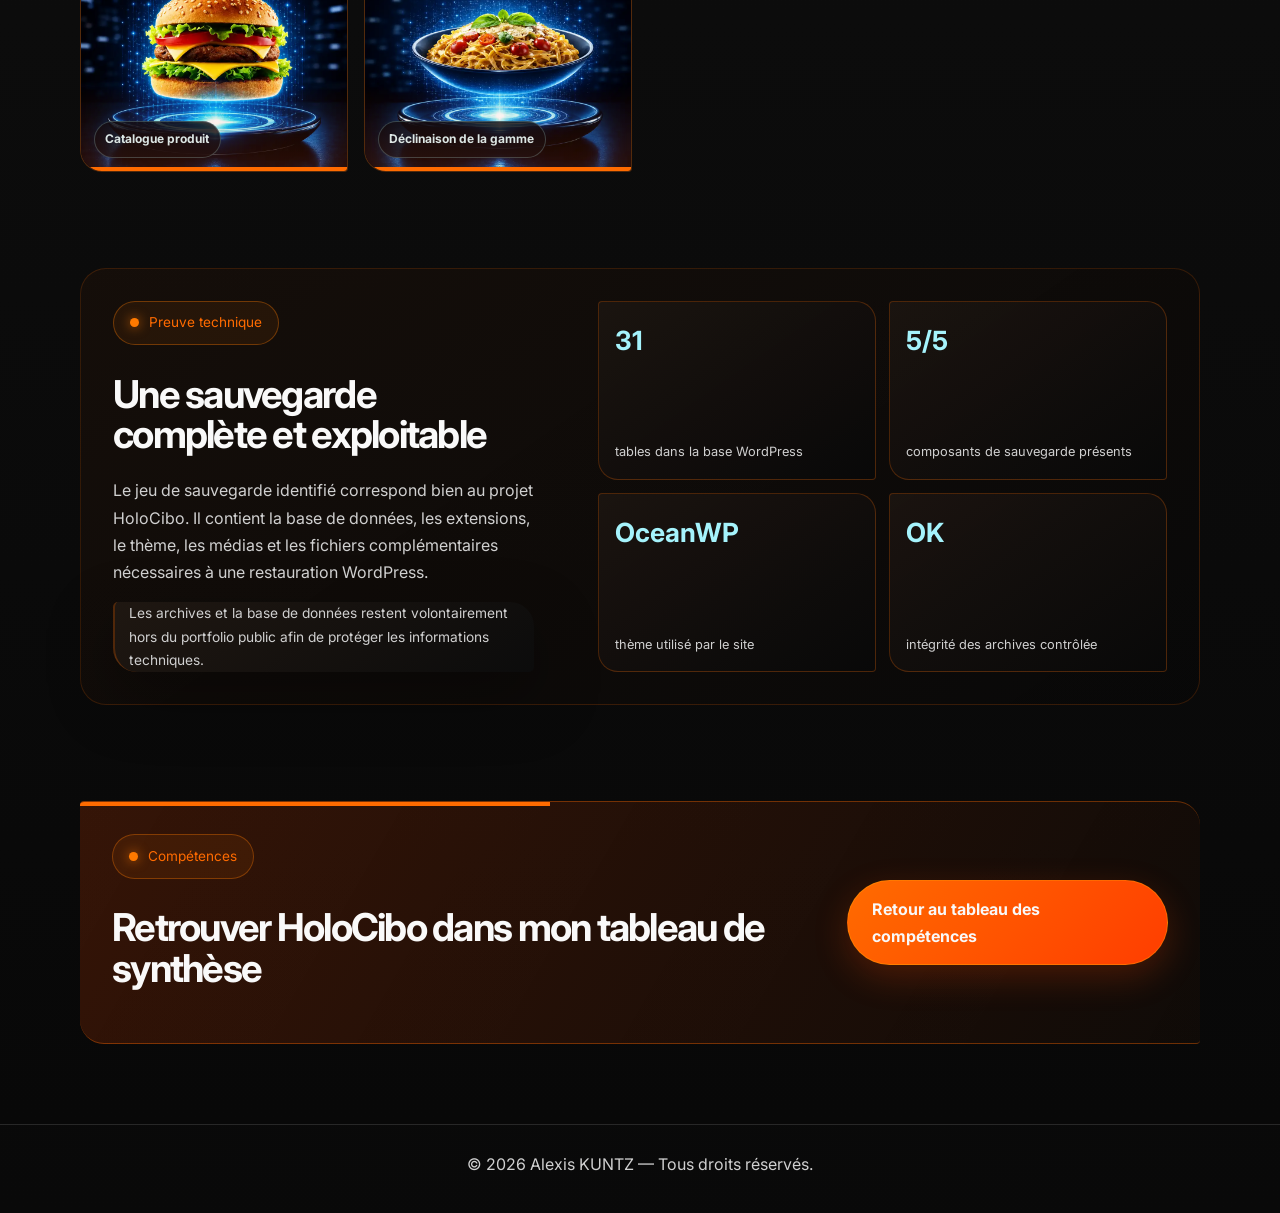
<file: holocibo.html>
<!DOCTYPE html>
<html lang="fr">
  <head>
    <meta charset="UTF-8" />
    <meta name="viewport" content="width=device-width, initial-scale=1.0" />

    <title>HoloCibo — Projet WordPress & SEO | Alexis KUNTZ</title>

    <meta
      name="description"
      content="Étude du projet HoloCibo : conception d'un site WordPress, identité visuelle futuriste et optimisation SEO avec Yoast."
    />

    <link rel="preconnect" href="https://fonts.googleapis.com" />
    <link rel="preconnect" href="https://fonts.gstatic.com" crossorigin />
    <link
      href="https://fonts.googleapis.com/css2?family=Inter:wght@400;500;600;700;800;900&display=swap"
      rel="stylesheet"
    />

    <link rel="stylesheet" href="styles.css" />
  </head>

  <body>
    <header class="header">
      <div class="container nav">
        <a href="index.html" class="brand">
          Alexis KUNTZ<span>.</span>
        </a>

        <nav class="nav-links" aria-label="Navigation principale">
          <a href="index.html">Accueil</a>
          <a href="competences.html">Compétences</a>
          <a href="index.html#projects">Projets</a>
          <a href="index.html#contact">Contact</a>
        </nav>

        <a class="nav-cta" href="index.html#contact">
          Me contacter
        </a>
      </div>
    </header>

    <main class="holocibo-page">
      <section class="holocibo-hero">
        <img
          class="holocibo-hero-image"
          src="assets/holocibo/hero.webp"
          alt="Univers visuel du projet HoloCibo avec des plats holographiques"
        />
        <div class="holocibo-hero-overlay"></div>

        <div class="container holocibo-hero-content">
          <a class="back-link" href="competences.html">
            <span aria-hidden="true">←</span>
            Retour au tableau des compétences
          </a>

          <img
            class="holocibo-logo"
            src="assets/holocibo/logo.png"
            alt="Logo HoloCibo"
          />

          <div class="holocibo-tags" aria-label="Technologies du projet">
            <span>WordPress</span>
            <span>Elementor</span>
            <span>Yoast SEO</span>
          </div>

          <h1>HoloCibo</h1>
          <p>
            Concevoir une présence en ligne futuriste, accessible et pensée
            pour le référencement naturel.
          </p>

          <a
            class="holocibo-live-button"
            href="#holocibo-showcase-title"
            aria-label="Découvrir la présentation du site WordPress HoloCibo"
          >
            <span class="holocibo-live-button-copy">
              <strong>Découvrir le site HoloCibo</strong>
              <small>Explorer le projet WordPress et ses réalisations</small>
            </span>
            <span class="holocibo-live-button-icon" aria-hidden="true">↓</span>
          </a>

          <div class="backup-status">
            <span class="backup-status-dot" aria-hidden="true"></span>
            Sauvegarde du 03 mai 2026 vérifiée
          </div>
        </div>
      </section>

      <section class="container holocibo-facts" aria-label="Informations sur le projet">
        <article>
          <span>Contexte</span>
          <strong>Projet de formation</strong>
        </article>
        <article>
          <span>Formation</span>
          <strong>BTS SIO — SLAM</strong>
        </article>
        <article>
          <span>Mission</span>
          <strong>Site vitrine & SEO</strong>
        </article>
        <article>
          <span>CMS</span>
          <strong>WordPress</strong>
        </article>
      </section>

      <section class="container holocibo-overview" aria-labelledby="holocibo-overview-title">
        <div class="holocibo-overview-copy">
          <div class="eyebrow">Le projet</div>
          <h2 id="holocibo-overview-title">
            Transformer un concept fictif en expérience numérique cohérente
          </h2>
          <p>
            HoloCibo imagine un service de nourriture holographique générée à
            la demande grâce à une assiette dédiée. Ce concept volontairement
            futuriste m'a permis de construire une identité de marque forte et
            de travailler la mise en ligne d'une offre originale sur WordPress.
          </p>
          <p>
            Le site repose sur une navigation simple, une direction artistique
            sombre et lumineuse, ainsi que des contenus structurés pour que
            l'utilisateur comprenne rapidement le produit, son fonctionnement
            et ses bénéfices.
          </p>
        </div>

        <aside class="holocibo-brief-card">
          <span class="brief-index">01</span>
          <h3>Objectif principal</h3>
          <p>
            Créer une vitrine immersive tout en appliquant les bonnes pratiques
            de présence en ligne et de référencement étudiées en formation.
          </p>
          <ul>
            <li>Identité visuelle reconnaissable</li>
            <li>Parcours utilisateur lisible</li>
            <li>Contenus optimisés pour les moteurs de recherche</li>
          </ul>
        </aside>
      </section>

      <section class="holocibo-seo-section" aria-labelledby="holocibo-seo-title">
        <div class="container">
          <div class="holocibo-section-heading">
            <div>
              <div class="eyebrow">Développement SEO</div>
              <h2 id="holocibo-seo-title">Une visibilité travaillée dès la conception</h2>
            </div>
            <p>
              L'optimisation a été réalisée avec Yoast SEO afin d'améliorer la
              compréhension des pages par les moteurs de recherche et la
              lisibilité des contenus pour les visiteurs.
            </p>
          </div>

          <div class="seo-method-grid">
            <article>
              <span>01</span>
              <h3>Structure des contenus</h3>
              <p>
                Organisation des pages avec une hiérarchie claire des titres et
                des textes centrés sur l'intention de recherche.
              </p>
            </article>

            <article>
              <span>02</span>
              <h3>Balises essentielles</h3>
              <p>
                Travail des titres SEO et des méta-descriptions pour présenter
                chaque page de façon concise dans les résultats de recherche.
              </p>
            </article>

            <article>
              <span>03</span>
              <h3>Lisibilité</h3>
              <p>
                Amélioration de la longueur des phrases, des paragraphes et des
                transitions à partir des recommandations de Yoast.
              </p>
            </article>

            <article>
              <span>04</span>
              <h3>Exploration du site</h3>
              <p>
                Mise en place des éléments facilitant l'indexation, notamment le
                sitemap XML généré par l'extension SEO.
              </p>
            </article>
          </div>
        </div>
      </section>

      <section class="container holocibo-showcase" aria-labelledby="holocibo-showcase-title">
        <div class="holocibo-section-heading">
          <div>
            <div class="eyebrow">Direction artistique</div>
            <h2 id="holocibo-showcase-title">Un univers futuriste et immersif</h2>
          </div>
          <p>
            Le bleu électrique, les contrastes sombres et les projections
            holographiques donnent au projet une identité immédiatement
            reconnaissable et cohérente sur l'ensemble des pages.
          </p>
        </div>

        <div class="holocibo-gallery">
          <figure class="gallery-item gallery-item-large">
            <img
              src="assets/holocibo/concept.webp"
              alt="Présentation du concept de restauration holographique HoloCibo"
              loading="lazy"
            />
            <figcaption>Présentation du concept</figcaption>
          </figure>

          <figure class="gallery-item gallery-item-tall">
            <img
              src="assets/holocibo/assiette.jpg"
              alt="Visuel promotionnel de l'assiette holographique HoloCibo"
              loading="lazy"
            />
            <figcaption>L'assiette holographique</figcaption>
          </figure>

          <figure class="gallery-item">
            <img
              src="assets/holocibo/burger.webp"
              alt="Burger holographique présenté dans le catalogue HoloCibo"
              loading="lazy"
            />
            <figcaption>Catalogue produit</figcaption>
          </figure>

          <figure class="gallery-item">
            <img
              src="assets/holocibo/pasta.webp"
              alt="Plat de pâtes holographique présenté dans le catalogue HoloCibo"
              loading="lazy"
            />
            <figcaption>Déclinaison de la gamme</figcaption>
          </figure>
        </div>
      </section>

      <section class="container holocibo-proof" aria-labelledby="holocibo-proof-title">
        <div class="holocibo-proof-copy">
          <div class="eyebrow">Preuve technique</div>
          <h2 id="holocibo-proof-title">Une sauvegarde complète et exploitable</h2>
          <p>
            Le jeu de sauvegarde identifié correspond bien au projet HoloCibo.
            Il contient la base de données, les extensions, le thème, les médias
            et les fichiers complémentaires nécessaires à une restauration
            WordPress.
          </p>
          <p class="holocibo-security-note">
            Les archives et la base de données restent volontairement hors du
            portfolio public afin de protéger les informations techniques.
          </p>
        </div>

        <div class="proof-grid">
          <article>
            <strong>31</strong>
            <span>tables dans la base WordPress</span>
          </article>
          <article>
            <strong>5/5</strong>
            <span>composants de sauvegarde présents</span>
          </article>
          <article>
            <strong>OceanWP</strong>
            <span>thème utilisé par le site</span>
          </article>
          <article>
            <strong>OK</strong>
            <span>intégrité des archives contrôlée</span>
          </article>
        </div>
      </section>

      <section class="container holocibo-cta">
        <div>
          <span class="eyebrow">Compétences</span>
          <h2>Retrouver HoloCibo dans mon tableau de synthèse</h2>
        </div>
        <a class="btn primary" href="competences.html">
          Retour au tableau des compétences
        </a>
      </section>
    </main>

    <footer class="footer">
      <div class="container">
        © <span id="year"></span>
        Alexis KUNTZ — Tous droits réservés.
      </div>
    </footer>

    <script src="script.js"></script>
  </body>
</html>
</file>
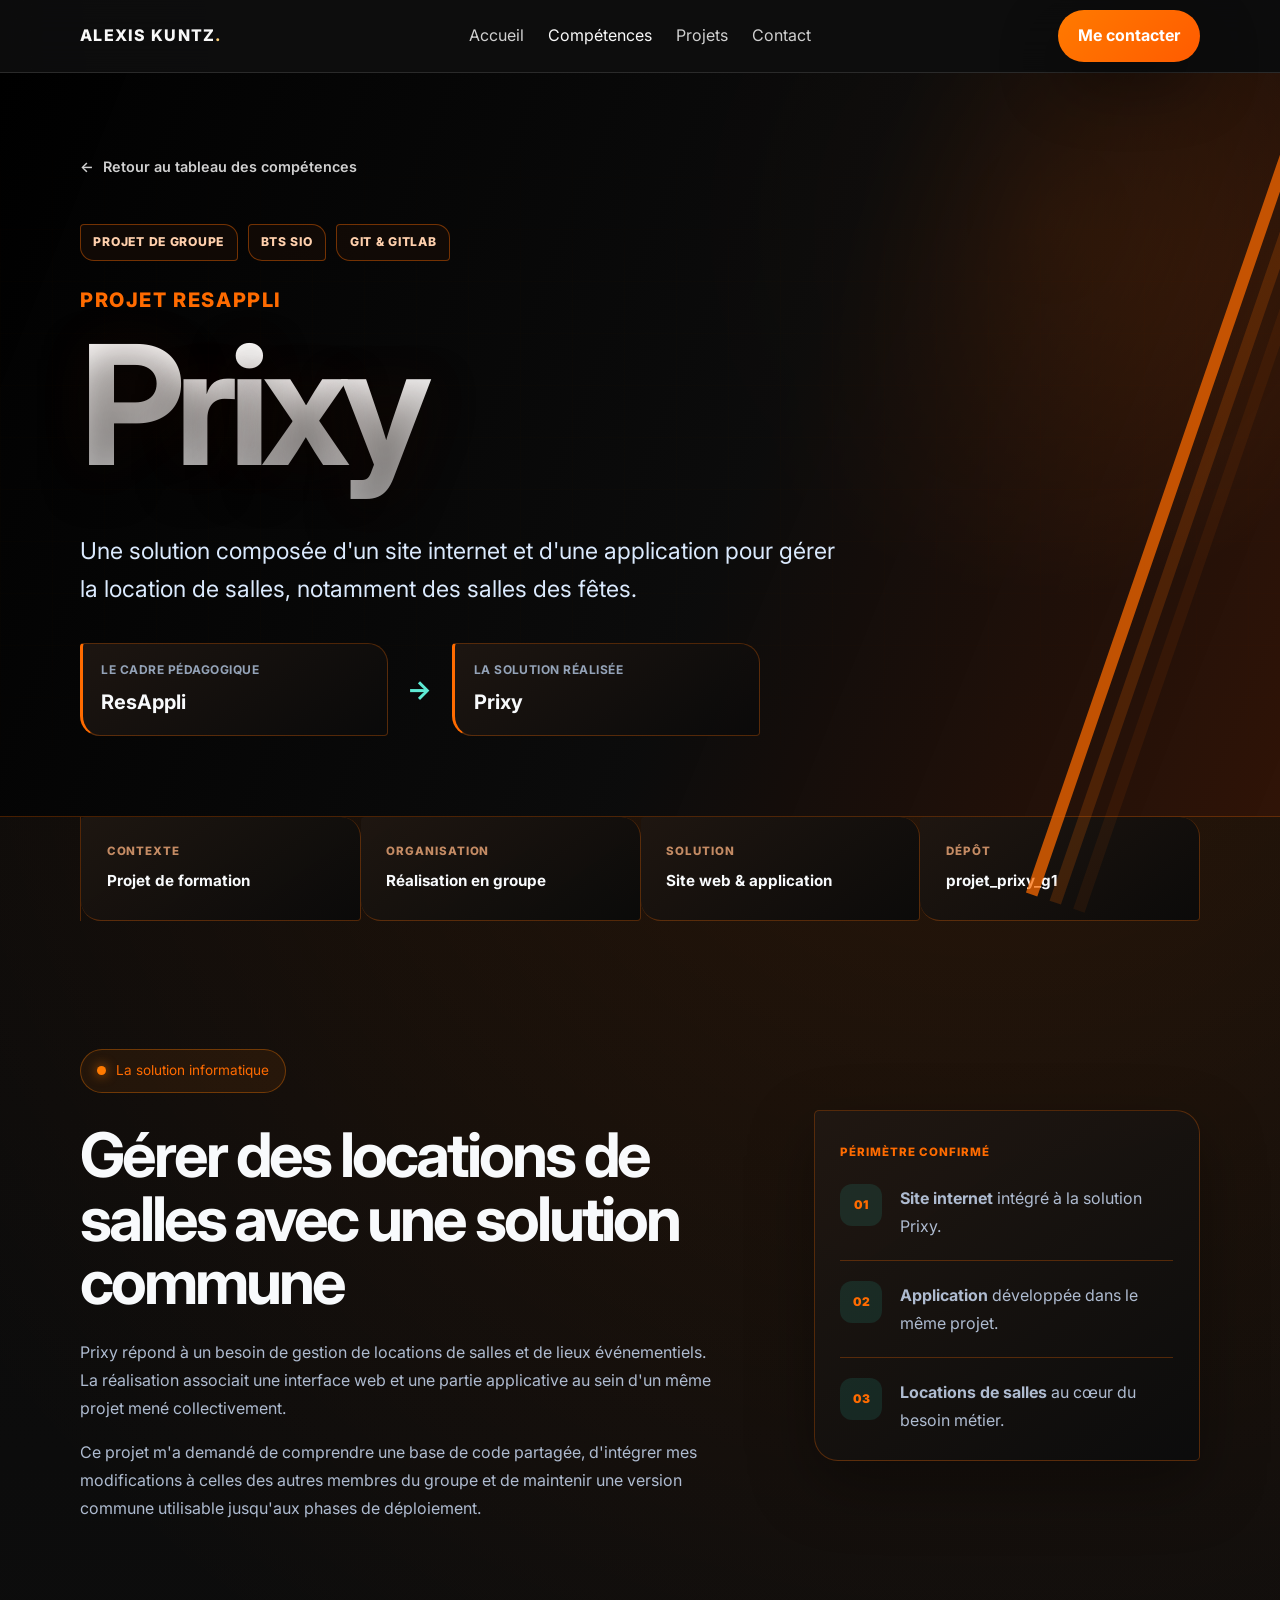
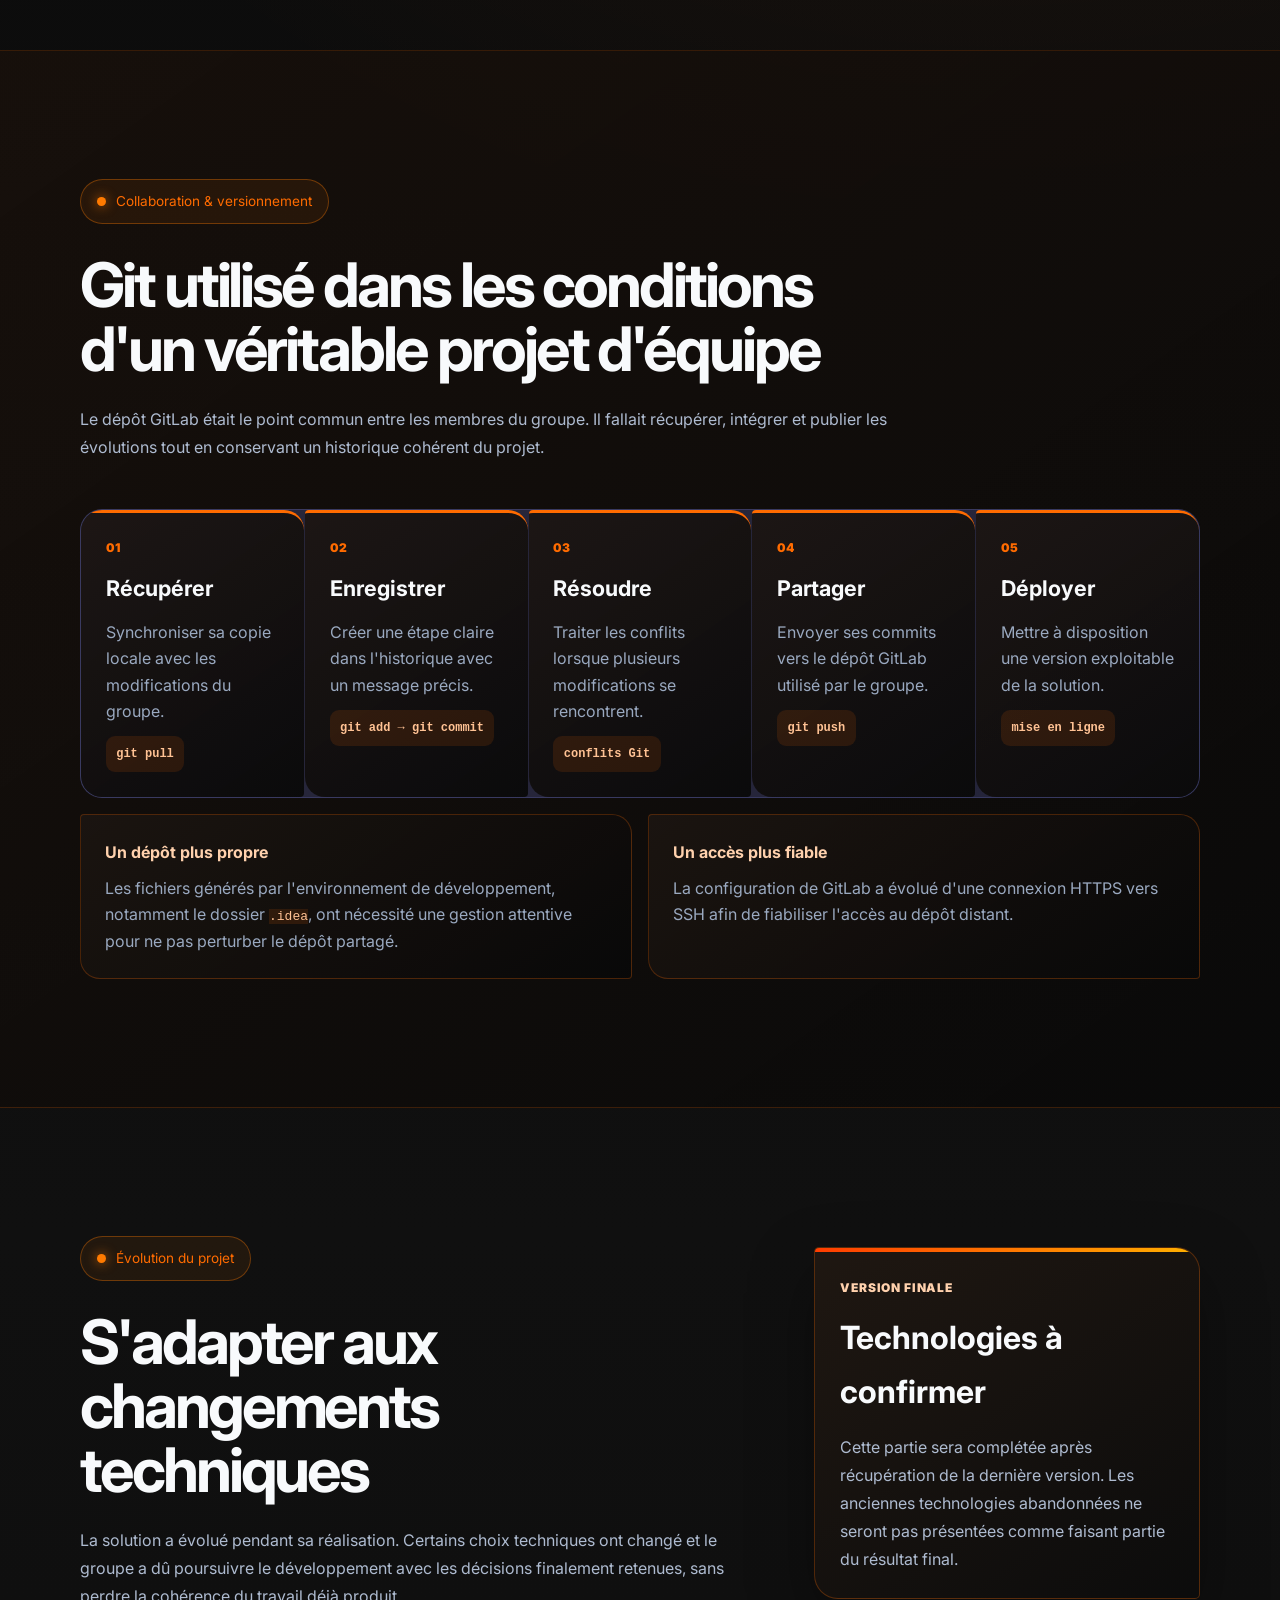
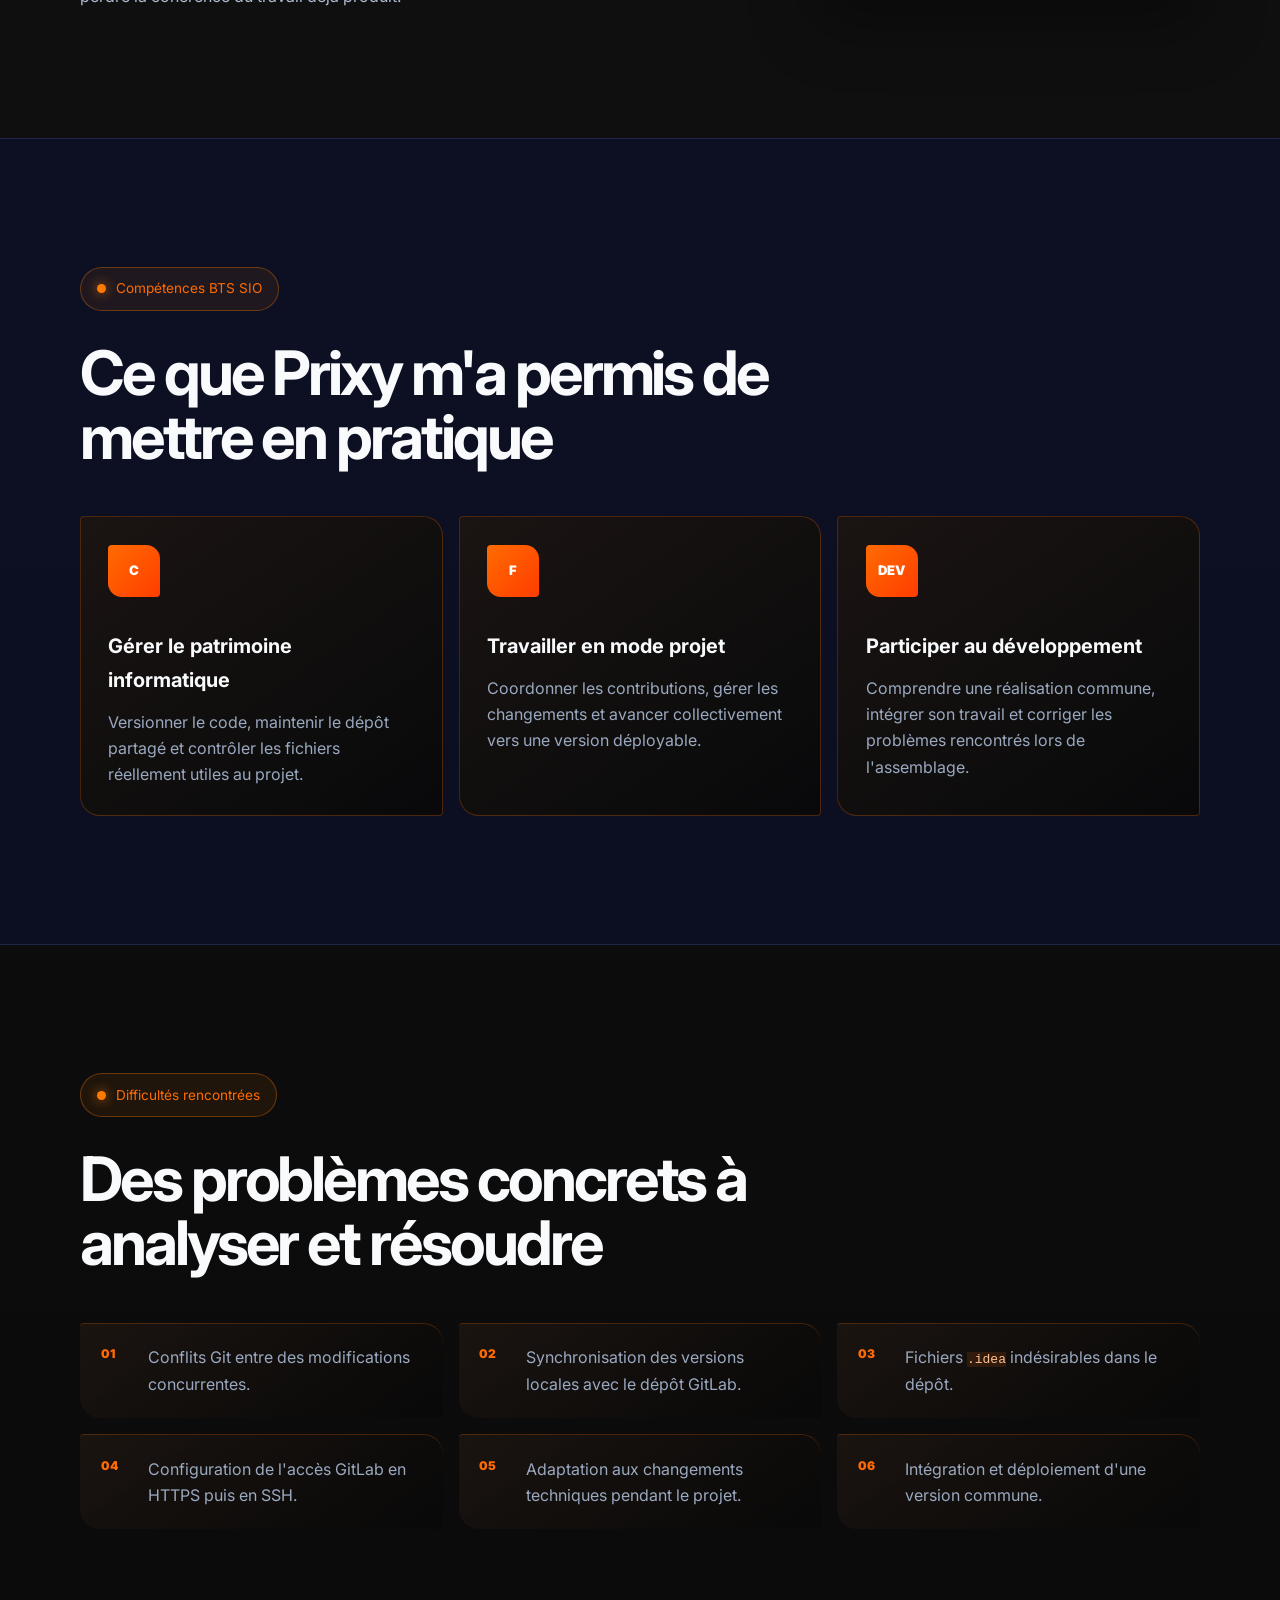
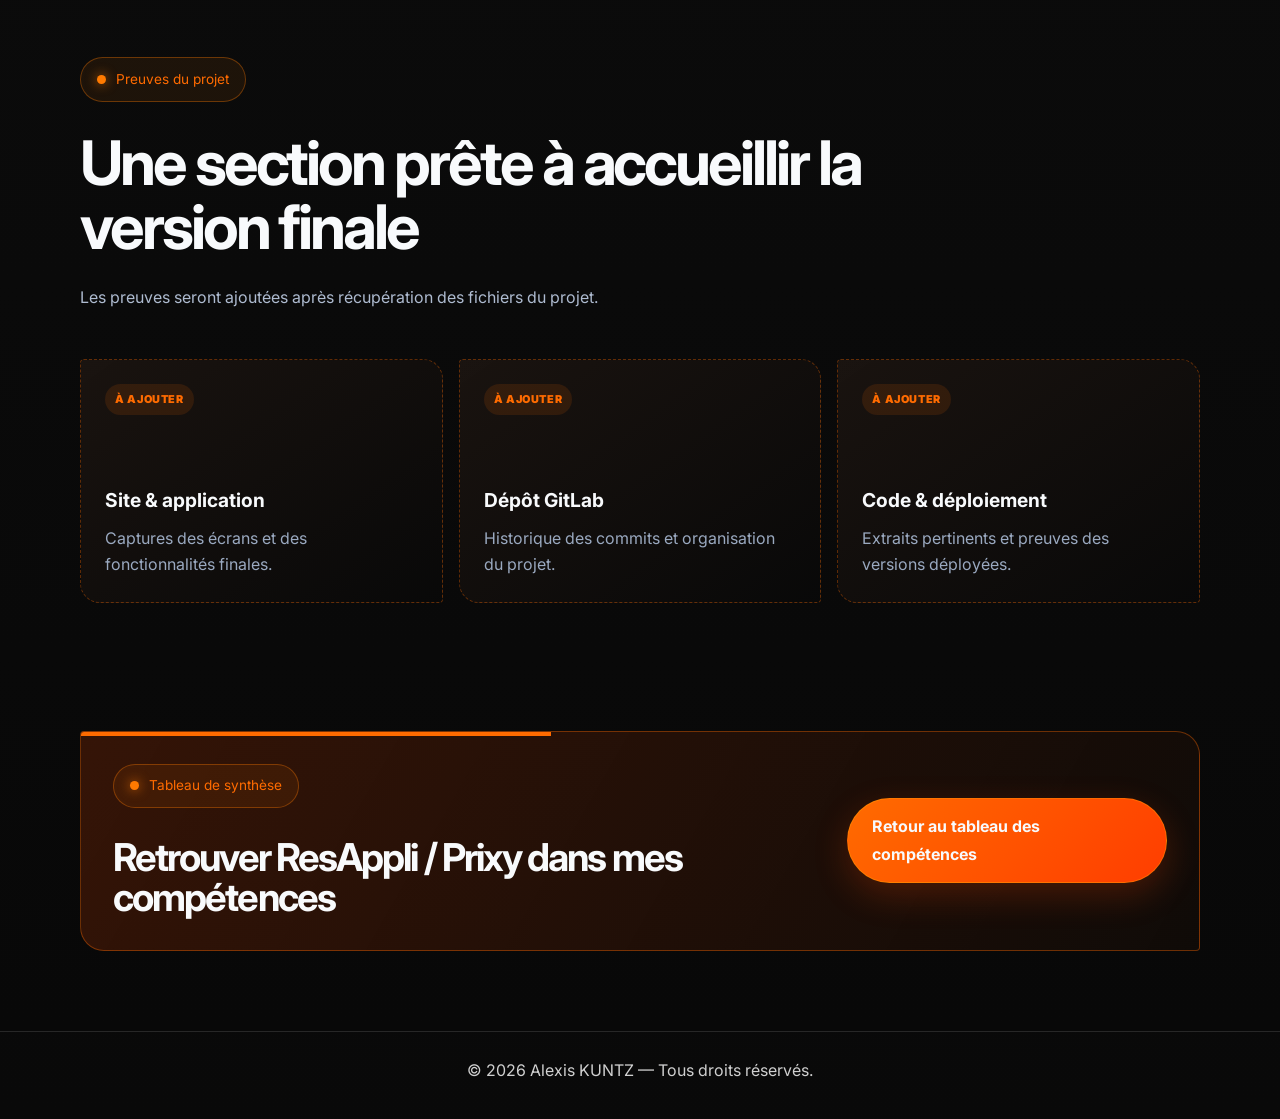
<file: prixy.html>
<!DOCTYPE html>
<html lang="fr">
  <head>
    <meta charset="UTF-8" />
    <meta name="viewport" content="width=device-width, initial-scale=1.0" />

    <title>Prixy — Projet ResAppli, Git & travail en équipe | Alexis KUNTZ</title>

    <meta
      name="description"
      content="Présentation de Prixy, solution web et applicative de gestion de locations de salles réalisée en groupe dans le cadre du projet ResAppli en BTS SIO."
    />

    <link rel="preconnect" href="https://fonts.googleapis.com" />
    <link rel="preconnect" href="https://fonts.gstatic.com" crossorigin />
    <link
      href="https://fonts.googleapis.com/css2?family=Inter:wght@400;500;600;700;800;900&display=swap"
      rel="stylesheet"
    />

    <link rel="stylesheet" href="styles.css" />
  </head>

  <body>
    <header class="header">
      <div class="container nav">
        <a href="index.html" class="brand">
          Alexis KUNTZ<span>.</span>
        </a>

        <nav class="nav-links" aria-label="Navigation principale">
          <a href="index.html">Accueil</a>
          <a href="competences.html">Compétences</a>
          <a href="index.html#projects">Projets</a>
          <a href="index.html#contact">Contact</a>
        </nav>

        <a class="nav-cta" href="index.html#contact">Me contacter</a>
      </div>
    </header>

    <main class="prixy-page">
      <section class="prixy-hero">
        <div class="prixy-hero-grid" aria-hidden="true"></div>

        <div class="container prixy-hero-content">
          <a class="back-link" href="competences.html">
            <span aria-hidden="true">←</span>
            Retour au tableau des compétences
          </a>

          <div class="prixy-tags" aria-label="Caractéristiques du projet">
            <span>Projet de groupe</span>
            <span>BTS SIO</span>
            <span>Git & GitLab</span>
          </div>

          <p class="prixy-kicker">Projet ResAppli</p>
          <h1>Prixy</h1>
          <p class="prixy-lead">
            Une solution composée d'un site internet et d'une application pour
            gérer la location de salles, notamment des salles des fêtes.
          </p>

          <div class="prixy-identity" aria-label="Différence entre ResAppli et Prixy">
            <div>
              <span>Le cadre pédagogique</span>
              <strong>ResAppli</strong>
            </div>
            <span class="prixy-identity-arrow" aria-hidden="true">→</span>
            <div>
              <span>La solution réalisée</span>
              <strong>Prixy</strong>
            </div>
          </div>
        </div>
      </section>

      <section class="container prixy-facts" aria-label="Informations essentielles sur Prixy">
        <article>
          <span>Contexte</span>
          <strong>Projet de formation</strong>
        </article>
        <article>
          <span>Organisation</span>
          <strong>Réalisation en groupe</strong>
        </article>
        <article>
          <span>Solution</span>
          <strong>Site web & application</strong>
        </article>
        <article>
          <span>Dépôt</span>
          <strong>projet_prixy_g1</strong>
        </article>
      </section>

      <section class="container prixy-overview" aria-labelledby="prixy-overview-title">
        <div class="prixy-section-copy">
          <span class="eyebrow">La solution informatique</span>
          <h2 id="prixy-overview-title">
            Gérer des locations de salles avec une solution commune
          </h2>
          <p>
            Prixy répond à un besoin de gestion de locations de salles et de
            lieux événementiels. La réalisation associait une interface web et
            une partie applicative au sein d'un même projet mené collectivement.
          </p>
          <p>
            Ce projet m'a demandé de comprendre une base de code partagée,
            d'intégrer mes modifications à celles des autres membres du groupe
            et de maintenir une version commune utilisable jusqu'aux phases de
            déploiement.
          </p>
        </div>

        <aside class="prixy-scope-card" aria-label="Périmètre confirmé du projet">
          <span class="prixy-card-label">Périmètre confirmé</span>
          <div class="prixy-scope-item">
            <span aria-hidden="true">01</span>
            <p><strong>Site internet</strong> intégré à la solution Prixy.</p>
          </div>
          <div class="prixy-scope-item">
            <span aria-hidden="true">02</span>
            <p><strong>Application</strong> développée dans le même projet.</p>
          </div>
          <div class="prixy-scope-item">
            <span aria-hidden="true">03</span>
            <p><strong>Locations de salles</strong> au cœur du besoin métier.</p>
          </div>
        </aside>
      </section>

      <section class="prixy-collaboration" aria-labelledby="prixy-collaboration-title">
        <div class="container">
          <div class="prixy-section-heading">
            <span class="eyebrow">Collaboration & versionnement</span>
            <h2 id="prixy-collaboration-title">
              Git utilisé dans les conditions d'un véritable projet d'équipe
            </h2>
            <p>
              Le dépôt GitLab était le point commun entre les membres du
              groupe. Il fallait récupérer, intégrer et publier les évolutions
              tout en conservant un historique cohérent du projet.
            </p>
          </div>

          <div class="prixy-workflow" aria-label="Cycle de collaboration Git">
            <article>
              <span>01</span>
              <strong>Récupérer</strong>
              <p>Synchroniser sa copie locale avec les modifications du groupe.</p>
              <code>git pull</code>
            </article>
            <article>
              <span>02</span>
              <strong>Enregistrer</strong>
              <p>Créer une étape claire dans l'historique avec un message précis.</p>
              <code>git add → git commit</code>
            </article>
            <article>
              <span>03</span>
              <strong>Résoudre</strong>
              <p>Traiter les conflits lorsque plusieurs modifications se rencontrent.</p>
              <code>conflits Git</code>
            </article>
            <article>
              <span>04</span>
              <strong>Partager</strong>
              <p>Envoyer ses commits vers le dépôt GitLab utilisé par le groupe.</p>
              <code>git push</code>
            </article>
            <article>
              <span>05</span>
              <strong>Déployer</strong>
              <p>Mettre à disposition une version exploitable de la solution.</p>
              <code>mise en ligne</code>
            </article>
          </div>

          <div class="prixy-git-notes">
            <article>
              <strong>Un dépôt plus propre</strong>
              <p>
                Les fichiers générés par l'environnement de développement,
                notamment le dossier <code>.idea</code>, ont nécessité une
                gestion attentive pour ne pas perturber le dépôt partagé.
              </p>
            </article>
            <article>
              <strong>Un accès plus fiable</strong>
              <p>
                La configuration de GitLab a évolué d'une connexion HTTPS vers
                SSH afin de fiabiliser l'accès au dépôt distant.
              </p>
            </article>
          </div>
        </div>
      </section>

      <section class="container prixy-evolution" aria-labelledby="prixy-evolution-title">
        <div class="prixy-section-copy">
          <span class="eyebrow">Évolution du projet</span>
          <h2 id="prixy-evolution-title">S'adapter aux changements techniques</h2>
          <p>
            La solution a évolué pendant sa réalisation. Certains choix
            techniques ont changé et le groupe a dû poursuivre le développement
            avec les décisions finalement retenues, sans perdre la cohérence du
            travail déjà produit.
          </p>
        </div>

        <div class="prixy-stack-status">
          <span>Version finale</span>
          <strong>Technologies à confirmer</strong>
          <p>
            Cette partie sera complétée après récupération de la dernière
            version. Les anciennes technologies abandonnées ne seront pas
            présentées comme faisant partie du résultat final.
          </p>
        </div>
      </section>

      <section class="prixy-skills" aria-labelledby="prixy-skills-title">
        <div class="container">
          <div class="prixy-section-heading">
            <span class="eyebrow">Compétences BTS SIO</span>
            <h2 id="prixy-skills-title">Ce que Prixy m'a permis de mettre en pratique</h2>
          </div>

          <div class="prixy-skills-grid">
            <article>
              <span>C</span>
              <h3>Gérer le patrimoine informatique</h3>
              <p>
                Versionner le code, maintenir le dépôt partagé et contrôler les
                fichiers réellement utiles au projet.
              </p>
            </article>
            <article>
              <span>F</span>
              <h3>Travailler en mode projet</h3>
              <p>
                Coordonner les contributions, gérer les changements et avancer
                collectivement vers une version déployable.
              </p>
            </article>
            <article>
              <span>DEV</span>
              <h3>Participer au développement</h3>
              <p>
                Comprendre une réalisation commune, intégrer son travail et
                corriger les problèmes rencontrés lors de l'assemblage.
              </p>
            </article>
          </div>
        </div>
      </section>

      <section class="container prixy-challenges" aria-labelledby="prixy-challenges-title">
        <div class="prixy-section-heading">
          <span class="eyebrow">Difficultés rencontrées</span>
          <h2 id="prixy-challenges-title">Des problèmes concrets à analyser et résoudre</h2>
        </div>

        <div class="prixy-challenges-grid">
          <article><span>01</span><p>Conflits Git entre des modifications concurrentes.</p></article>
          <article><span>02</span><p>Synchronisation des versions locales avec le dépôt GitLab.</p></article>
          <article><span>03</span><p>Fichiers <code>.idea</code> indésirables dans le dépôt.</p></article>
          <article><span>04</span><p>Configuration de l'accès GitLab en HTTPS puis en SSH.</p></article>
          <article><span>05</span><p>Adaptation aux changements techniques pendant le projet.</p></article>
          <article><span>06</span><p>Intégration et déploiement d'une version commune.</p></article>
        </div>
      </section>

      <section class="container prixy-evidence" aria-labelledby="prixy-evidence-title">
        <div class="prixy-section-heading">
          <span class="eyebrow">Preuves du projet</span>
          <h2 id="prixy-evidence-title">Une section prête à accueillir la version finale</h2>
          <p>
            Les preuves seront ajoutées après récupération des fichiers du projet.
          </p>
        </div>

        <div class="prixy-evidence-grid">
          <article>
            <span>À ajouter</span>
            <strong>Site & application</strong>
            <p>Captures des écrans et des fonctionnalités finales.</p>
          </article>
          <article>
            <span>À ajouter</span>
            <strong>Dépôt GitLab</strong>
            <p>Historique des commits et organisation du projet.</p>
          </article>
          <article>
            <span>À ajouter</span>
            <strong>Code & déploiement</strong>
            <p>Extraits pertinents et preuves des versions déployées.</p>
          </article>
        </div>
      </section>

      <section class="container prixy-cta">
        <div>
          <span class="eyebrow">Tableau de synthèse</span>
          <h2>Retrouver ResAppli / Prixy dans mes compétences</h2>
        </div>
        <a class="btn primary" href="competences.html">
          Retour au tableau des compétences
        </a>
      </section>
    </main>

    <footer class="footer">
      <div class="container">
        © <span id="year"></span>
        Alexis KUNTZ — Tous droits réservés.
      </div>
    </footer>

    <script src="script.js"></script>
  </body>
</html>
</file>
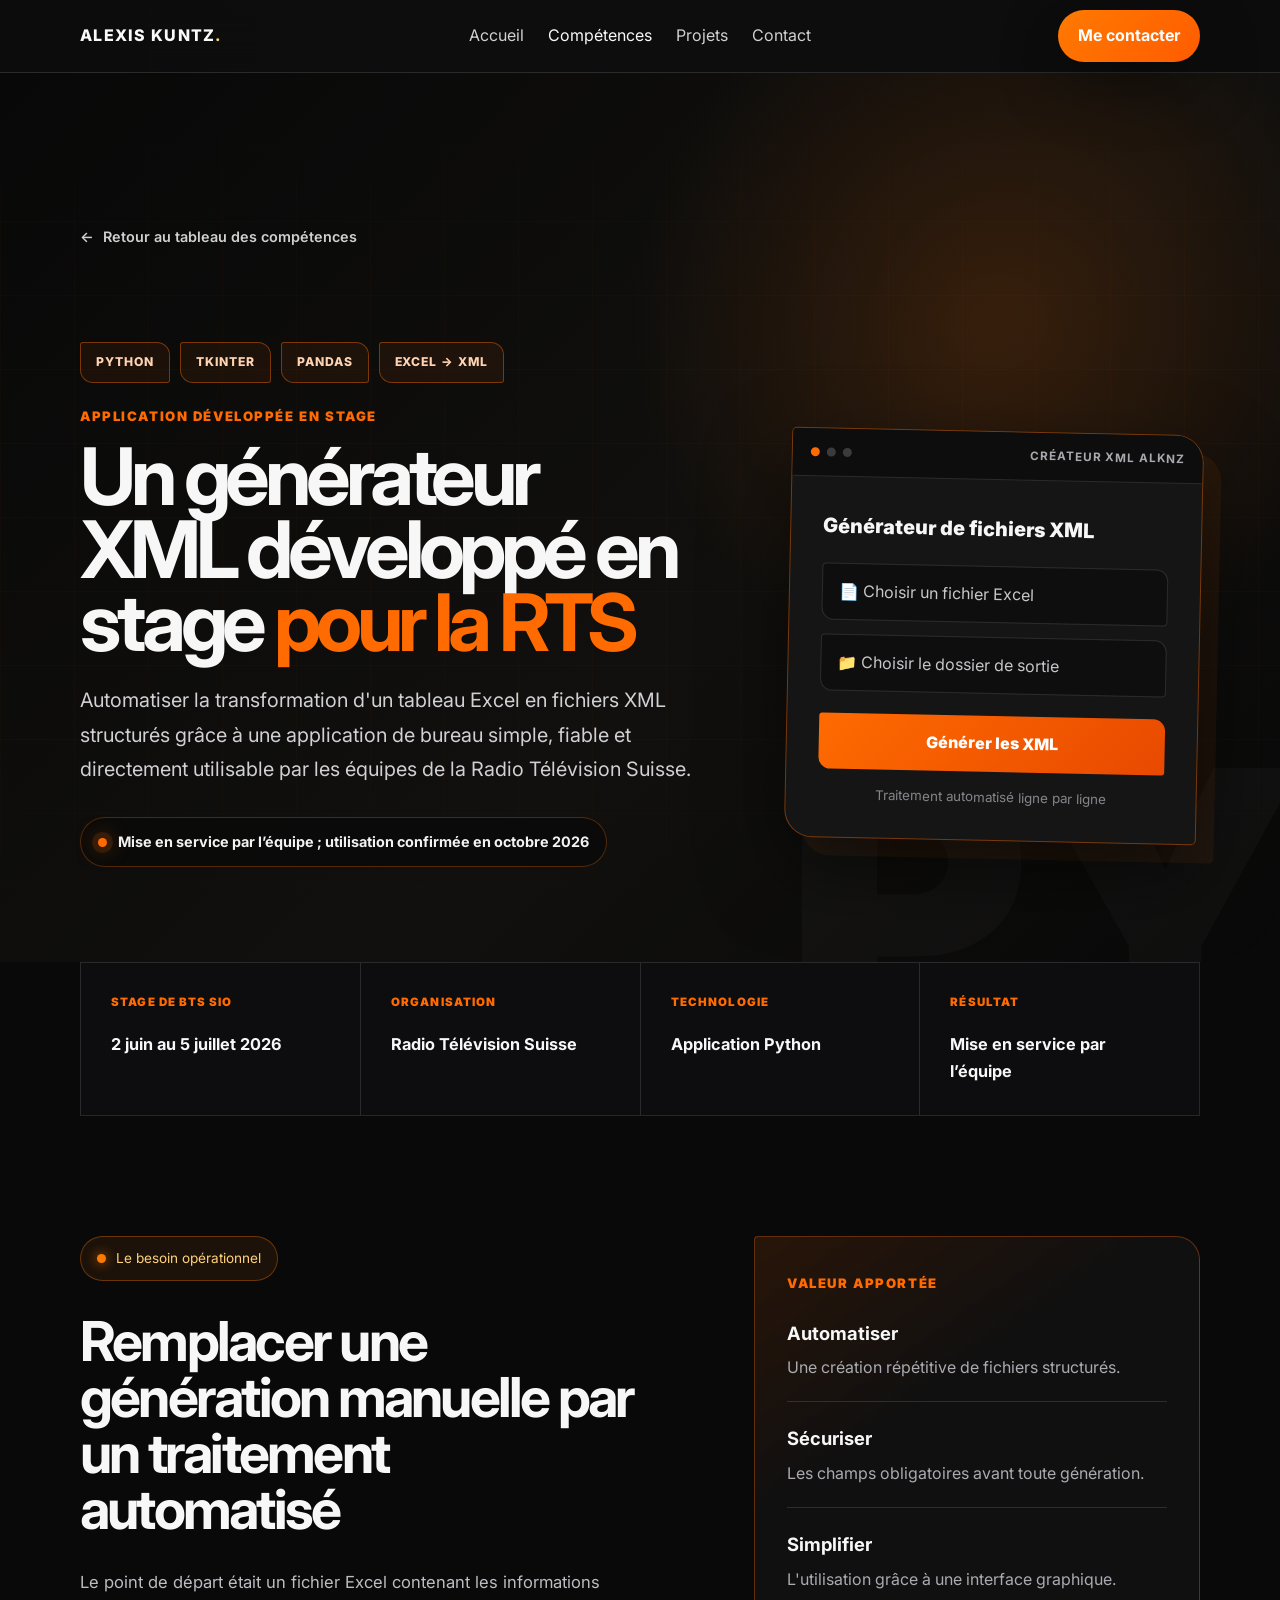
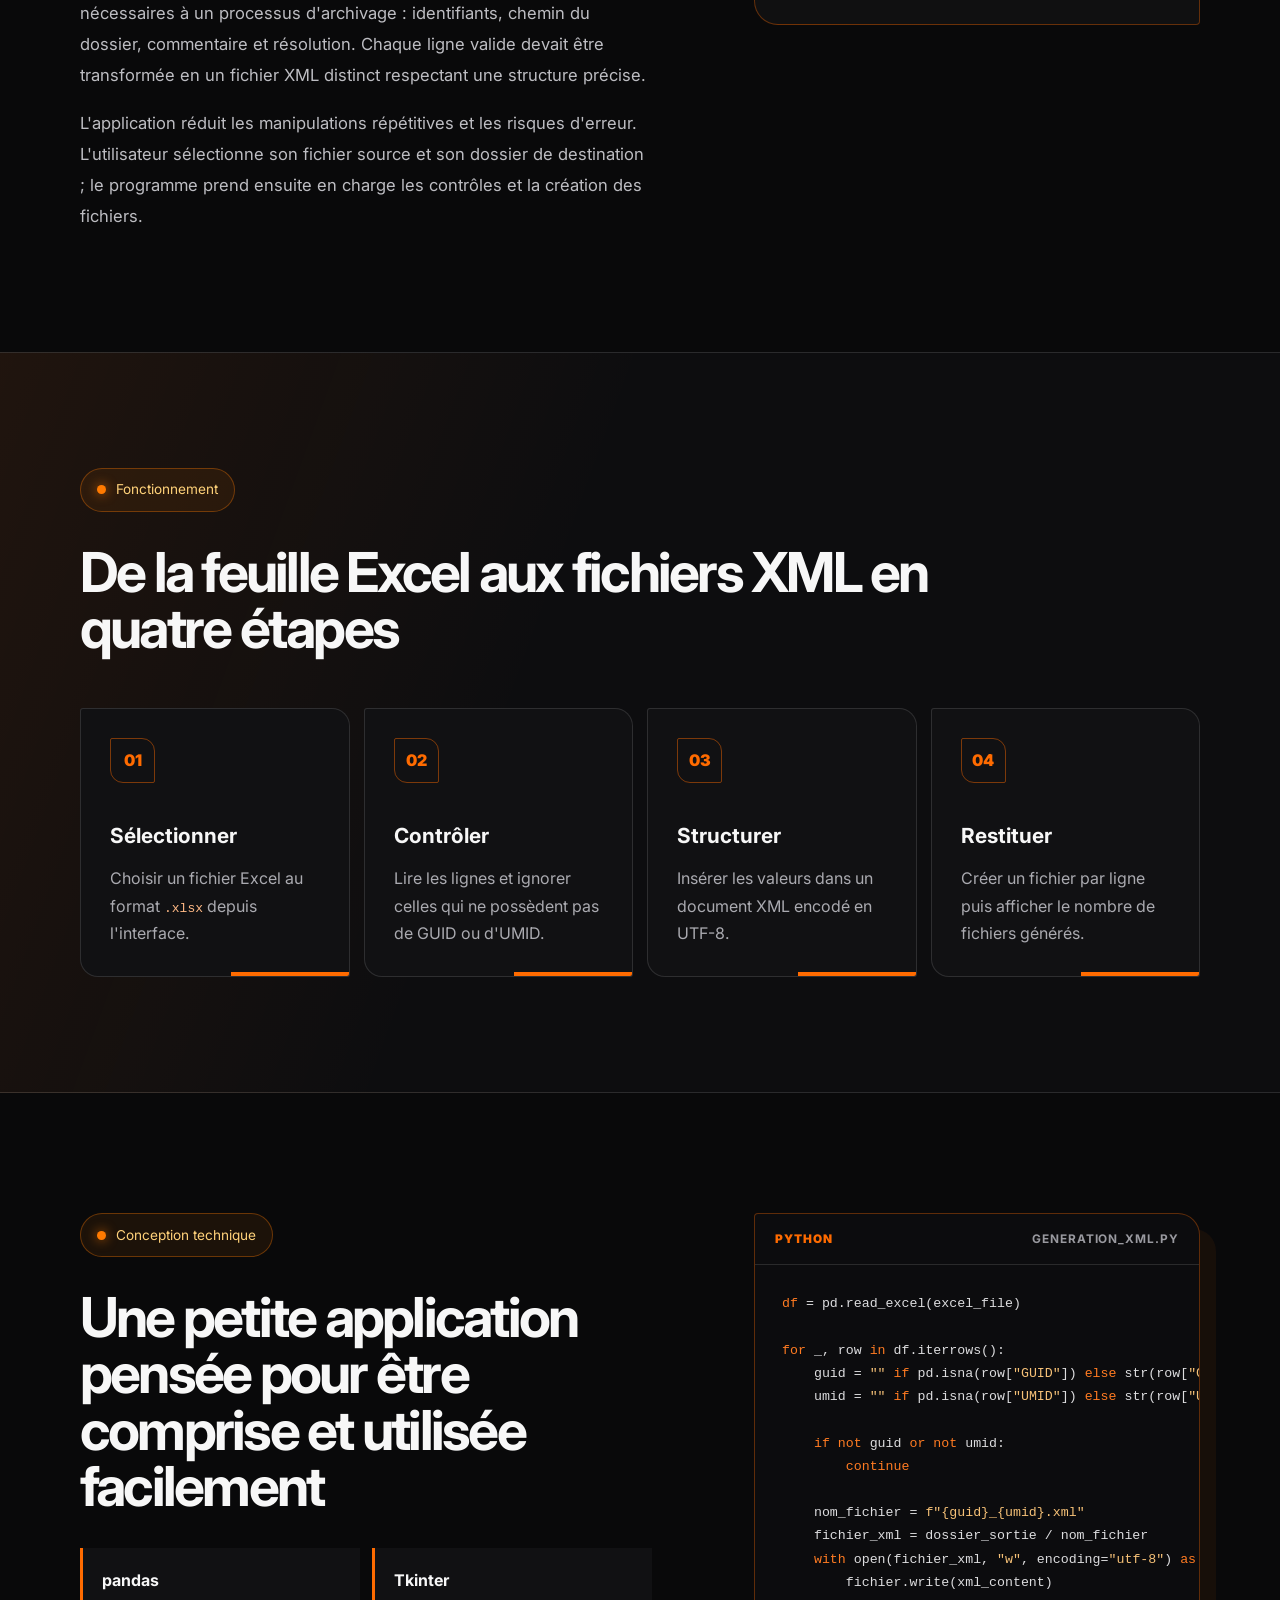
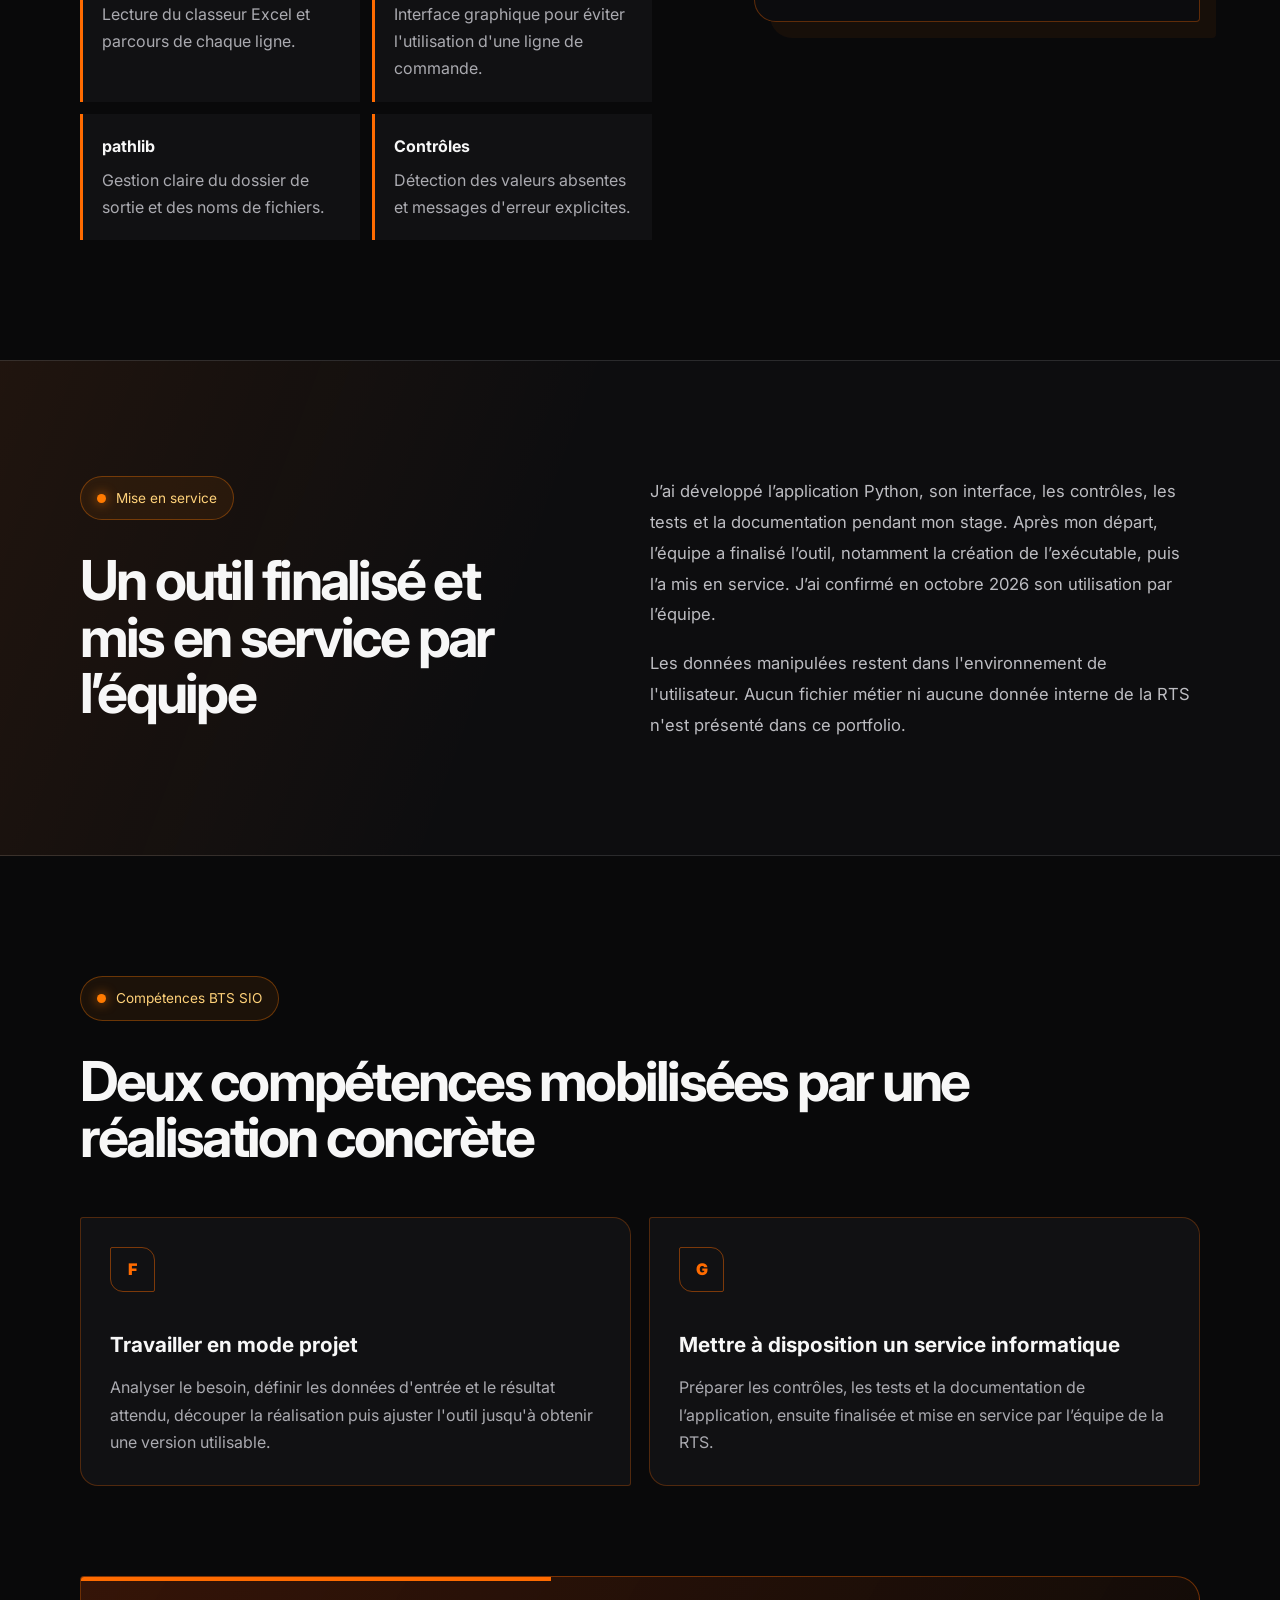
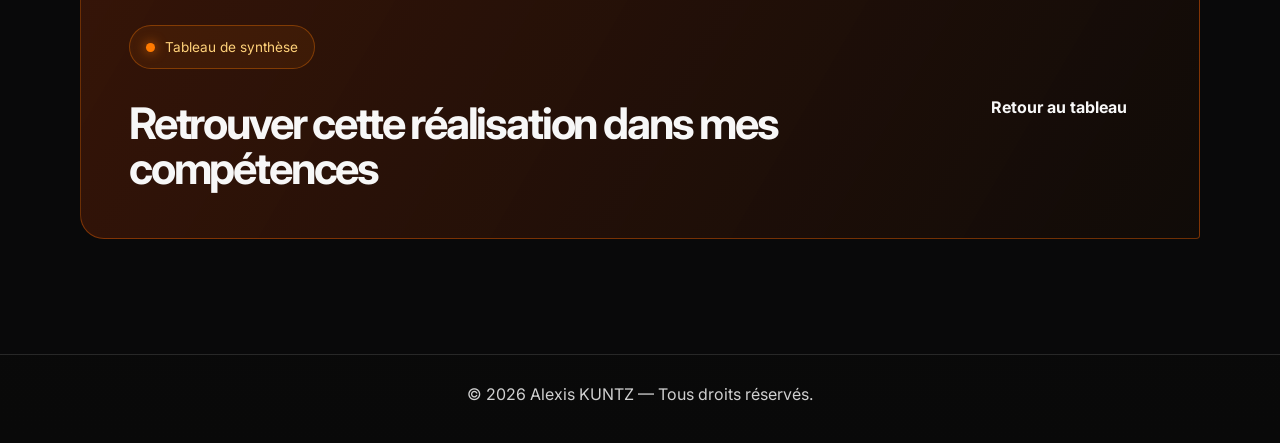
<file: rts-xml.html>
<!DOCTYPE html>
<html lang="fr">
  <head>
    <meta charset="UTF-8" />
    <meta name="viewport" content="width=device-width, initial-scale=1.0" />

    <title>Générateur XML Python pour la RTS | Alexis KUNTZ</title>
    <meta
      name="description"
      content="Application Python développée par Alexis KUNTZ durant son stage à la RTS du 2 juin au 5 juillet 2026, puis finalisée et mise en service par l’équipe."
    />

    <link rel="preconnect" href="https://fonts.googleapis.com" />
    <link rel="preconnect" href="https://fonts.gstatic.com" crossorigin />
    <link
      href="https://fonts.googleapis.com/css2?family=Inter:wght@400;500;600;700;800;900&display=swap"
      rel="stylesheet"
    />
    <link rel="stylesheet" href="styles.css" />
  </head>

  <body>
    <header class="header">
      <div class="container nav">
        <a href="index.html" class="brand">Alexis KUNTZ<span>.</span></a>

        <nav class="nav-links" aria-label="Navigation principale">
          <a href="index.html">Accueil</a>
          <a href="competences.html">Compétences</a>
          <a href="index.html#projects">Projets</a>
          <a href="index.html#contact">Contact</a>
        </nav>

        <a class="nav-cta" href="index.html#contact">Me contacter</a>
      </div>
    </header>

    <main class="rts-app-page">
      <section class="rts-app-hero">
        <div class="rts-app-hero-grid" aria-hidden="true"></div>

        <div class="container rts-app-hero-content">
          <a class="back-link" href="competences.html">
            <span aria-hidden="true">←</span>
            Retour au tableau des compétences
          </a>

          <div class="rts-app-tags" aria-label="Technologies utilisées">
            <span>Python</span>
            <span>Tkinter</span>
            <span>pandas</span>
            <span>Excel → XML</span>
          </div>

          <div class="rts-app-hero-layout">
            <div>
              <p class="rts-app-kicker">Application développée en stage</p>
              <h1>Un générateur XML développé en stage <em>pour la RTS</em></h1>
              <p class="rts-app-lead">
                Automatiser la transformation d'un tableau Excel en fichiers XML
                structurés grâce à une application de bureau simple, fiable et
                directement utilisable par les équipes de la Radio Télévision Suisse.
              </p>

              <div class="rts-app-status">
                <span aria-hidden="true"></span>
                Mise en service par l’équipe ; utilisation confirmée en octobre 2026
              </div>
            </div>

            <div class="rts-app-window" aria-label="Aperçu de l'interface du générateur XML">
              <div class="rts-app-window-bar">
                <span></span><span></span><span></span>
                <strong>Créateur XML ALKNZ</strong>
              </div>
              <div class="rts-app-window-body">
                <p>Générateur de fichiers XML</p>
                <div>📄 Choisir un fichier Excel</div>
                <div>📁 Choisir le dossier de sortie</div>
                <button type="button" tabindex="-1">Générer les XML</button>
                <small>Traitement automatisé ligne par ligne</small>
              </div>
            </div>
          </div>
        </div>
      </section>

      <section class="container rts-app-facts" aria-label="Informations essentielles">
        <article><span>Stage de BTS SIO</span><strong>2 juin au 5 juillet 2026</strong></article>
        <article><span>Organisation</span><strong>Radio Télévision Suisse</strong></article>
        <article><span>Technologie</span><strong>Application Python</strong></article>
        <article><span>Résultat</span><strong>Mise en service par l’équipe</strong></article>
      </section>

      <section class="container rts-app-overview" aria-labelledby="rts-overview-title">
        <div class="rts-app-section-copy">
          <span class="eyebrow">Le besoin opérationnel</span>
          <h2 id="rts-overview-title">Remplacer une génération manuelle par un traitement automatisé</h2>
          <p>
            Le point de départ était un fichier Excel contenant les informations
            nécessaires à un processus d'archivage : identifiants, chemin du dossier,
            commentaire et résolution. Chaque ligne valide devait être transformée
            en un fichier XML distinct respectant une structure précise.
          </p>
          <p>
            L'application réduit les manipulations répétitives et les risques d'erreur.
            L'utilisateur sélectionne son fichier source et son dossier de destination ;
            le programme prend ensuite en charge les contrôles et la création des fichiers.
          </p>
        </div>

        <aside class="rts-app-impact-card">
          <span class="rts-app-card-label">Valeur apportée</span>
          <div><strong>Automatiser</strong><p>Une création répétitive de fichiers structurés.</p></div>
          <div><strong>Sécuriser</strong><p>Les champs obligatoires avant toute génération.</p></div>
          <div><strong>Simplifier</strong><p>L'utilisation grâce à une interface graphique.</p></div>
        </aside>
      </section>

      <section class="rts-app-workflow" aria-labelledby="rts-workflow-title">
        <div class="container">
          <div class="rts-app-section-heading">
            <span class="eyebrow">Fonctionnement</span>
            <h2 id="rts-workflow-title">De la feuille Excel aux fichiers XML en quatre étapes</h2>
          </div>

          <div class="rts-app-steps">
            <article><span>01</span><h3>Sélectionner</h3><p>Choisir un fichier Excel au format <code>.xlsx</code> depuis l'interface.</p></article>
            <article><span>02</span><h3>Contrôler</h3><p>Lire les lignes et ignorer celles qui ne possèdent pas de GUID ou d'UMID.</p></article>
            <article><span>03</span><h3>Structurer</h3><p>Insérer les valeurs dans un document XML encodé en UTF-8.</p></article>
            <article><span>04</span><h3>Restituer</h3><p>Créer un fichier par ligne puis afficher le nombre de fichiers générés.</p></article>
          </div>
        </div>
      </section>

      <section class="container rts-app-technical" aria-labelledby="rts-technical-title">
        <div class="rts-app-section-copy">
          <span class="eyebrow">Conception technique</span>
          <h2 id="rts-technical-title">Une petite application pensée pour être comprise et utilisée facilement</h2>

          <div class="rts-app-tech-list">
            <article><strong>pandas</strong><p>Lecture du classeur Excel et parcours de chaque ligne.</p></article>
            <article><strong>Tkinter</strong><p>Interface graphique pour éviter l'utilisation d'une ligne de commande.</p></article>
            <article><strong>pathlib</strong><p>Gestion claire du dossier de sortie et des noms de fichiers.</p></article>
            <article><strong>Contrôles</strong><p>Détection des valeurs absentes et messages d'erreur explicites.</p></article>
          </div>
        </div>

        <div class="rts-app-code-card" aria-label="Extrait représentatif du code Python">
          <div class="rts-app-code-title"><span>python</span><strong>generation_xml.py</strong></div>
          <pre><code><span class="code-keyword">df</span> = pd.read_excel(excel_file)

<span class="code-keyword">for</span> _, row <span class="code-keyword">in</span> df.iterrows():
    guid = <span class="code-string">""</span> <span class="code-keyword">if</span> pd.isna(row[<span class="code-string">"GUID"</span>]) <span class="code-keyword">else</span> str(row[<span class="code-string">"GUID"</span>]).strip()
    umid = <span class="code-string">""</span> <span class="code-keyword">if</span> pd.isna(row[<span class="code-string">"UMID"</span>]) <span class="code-keyword">else</span> str(row[<span class="code-string">"UMID"</span>]).strip()

    <span class="code-keyword">if not</span> guid <span class="code-keyword">or not</span> umid:
        <span class="code-keyword">continue</span>

    nom_fichier = <span class="code-string">f"{guid}_{umid}.xml"</span>
    fichier_xml = dossier_sortie / nom_fichier
    <span class="code-keyword">with</span> open(fichier_xml, <span class="code-string">"w"</span>, encoding=<span class="code-string">"utf-8"</span>) <span class="code-keyword">as</span> fichier:
        fichier.write(xml_content)</code></pre>
        </div>
      </section>

      <section class="rts-app-adoption" aria-labelledby="rts-adoption-title">
        <div class="container rts-app-adoption-grid">
          <div>
            <span class="eyebrow">Mise en service</span>
            <h2 id="rts-adoption-title">Un outil finalisé et mis en service par l’équipe</h2>
          </div>
          <div>
            <p>
              J’ai développé l’application Python, son interface, les contrôles, les tests
              et la documentation pendant mon stage. Après mon départ, l’équipe a
              finalisé l’outil, notamment la création de l’exécutable, puis l’a mis
              en service. J’ai confirmé en octobre 2026 son utilisation par l’équipe.
            </p>
            <p>
              Les données manipulées restent dans l'environnement de l'utilisateur.
              Aucun fichier métier ni aucune donnée interne de la RTS n'est présenté
              dans ce portfolio.
            </p>
          </div>
        </div>
      </section>

      <section class="container rts-app-skills" aria-labelledby="rts-skills-title">
        <div class="rts-app-section-heading">
          <span class="eyebrow">Compétences BTS SIO</span>
          <h2 id="rts-skills-title">Deux compétences mobilisées par une réalisation concrète</h2>
        </div>

        <div class="rts-app-skills-grid">
          <article>
            <span>F</span>
            <h3>Travailler en mode projet</h3>
            <p>
              Analyser le besoin, définir les données d'entrée et le résultat attendu,
              découper la réalisation puis ajuster l'outil jusqu'à obtenir une version utilisable.
            </p>
          </article>
          <article>
            <span>G</span>
            <h3>Mettre à disposition un service informatique</h3>
            <p>
              Préparer les contrôles, les tests et la documentation de l’application,
              ensuite finalisée et mise en service par l’équipe de la RTS.
            </p>
          </article>
        </div>
      </section>

      <section class="container rts-app-cta">
        <div>
          <span class="eyebrow">Tableau de synthèse</span>
          <h2>Retrouver cette réalisation dans mes compétences</h2>
        </div>
        <a class="btn primary" href="competences.html">Retour au tableau</a>
      </section>
    </main>

    <footer class="footer">
      <div class="container">© <span id="year"></span> Alexis KUNTZ — Tous droits réservés.</div>
    </footer>

    <script src="script.js"></script>
  </body>
</html>
</file>
<file: styles.css>
/* =========================================================
   VARIABLES
   ========================================================= */

:root {
  --bg: #0a0a0b;
  --bg-soft: #141414;
  --panel: #171717;
  --panel-strong: #1d1d1f;
  --card: #1b1b1d;

  --text: #f9f9f9;
  --muted: #d0d0d0;

  --line: rgba(255, 255, 255, 0.12);

  --primary: #ff7a00;
  --primary-strong: #ff5b00;

  --secondary: #f5c542;
  --accent: #ffd27a;

  --shadow: 0 24px 60px rgba(0, 0, 0, 0.35);
}


/* =========================================================
   RESET
   ========================================================= */

* {
  margin: 0;
  padding: 0;
  box-sizing: border-box;
}


html {
  scroll-behavior: smooth;
}


body {
  font-family: "Inter", "Segoe UI", sans-serif;

  background:
    radial-gradient(
      circle at top,
      #1d1d1d 0%,
      #111112 25%,
      #090909 100%
    );

  color: var(--text);

  line-height: 1.7;
}


a {
  color: inherit;
  text-decoration: none;
}


img {
  max-width: 100%;
  display: block;
}


/* =========================================================
   CONTENEUR GLOBAL
   ========================================================= */

.container {
  width: min(1120px, calc(100% - 2rem));
  margin: 0 auto;
}


.section {
  padding: 6rem 0;
}


.section-title {
  font-size: clamp(2rem, 3vw, 3rem);
  margin-bottom: 1rem;
  color: var(--text);
}


.section-subtitle {
  color: var(--muted);
  max-width: 700px;
  margin-bottom: 2.5rem;
}


/* =========================================================
   HEADER
   ========================================================= */

.header {
  position: sticky;
  top: 0;
  z-index: 20;

  backdrop-filter: blur(16px);

  background: rgba(10, 10, 11, 0.8);

  border-bottom: 1px solid var(--line);
}


.nav {
  display: flex;
  align-items: center;
  justify-content: space-between;

  min-height: 72px;
}


.brand {
  font-weight: 800;
  letter-spacing: 0.08em;
  text-transform: uppercase;
}


.brand span {
  color: var(--accent);
}


.nav-links {
  display: flex;
  align-items: center;
  gap: 1.5rem;
}


.nav-links a {
  color: var(--muted);

  transition:
    color 0.2s ease,
    transform 0.2s ease;
}


.nav-links a:hover,
.nav-links a.active {
  color: var(--text);
}


.nav-cta {
  padding: 0.8rem 1.25rem;

  border-radius: 999px;

  background:
    linear-gradient(
      135deg,
      var(--primary),
      var(--primary-strong)
    );

  color: #fff;

  font-weight: 700;

  box-shadow: var(--shadow);
}


/* =========================================================
   HERO PAGE ACCUEIL
   ========================================================= */

.hero {
  padding: 5rem 0 4rem;
}


.hero-grid {
  display: grid;

  grid-template-columns:
    1.15fr 0.85fr;

  align-items: center;

  gap: 2rem;
}


/* =========================================================
   EYEBROW
   ========================================================= */

.eyebrow {
  display: inline-flex;

  align-items: center;

  gap: 0.6rem;

  border:
    1px solid
    rgba(255, 122, 0, 0.35);

  background:
    rgba(255, 122, 0, 0.08);

  border-radius: 999px;

  padding: 0.6rem 1rem;

  color: var(--accent);

  font-size: 0.85rem;

  margin-bottom: 1.25rem;
}


.eyebrow::before {
  content: "";

  width: 9px;
  height: 9px;

  background: var(--primary);

  border-radius: 50%;

  box-shadow:
    0 0 12px
    rgba(255, 122, 0, 0.8);
}


/* =========================================================
   HERO TEXTE
   ========================================================= */

.hero h1 {
  font-size:
    clamp(2.7rem, 5vw, 5rem);

  line-height: 1.05;

  margin-bottom: 1rem;

  letter-spacing: -0.05em;
}


.hero h1 .gradient {
  background:
    linear-gradient(
      135deg,
      var(--secondary),
      var(--primary)
    );

  -webkit-background-clip: text;

  background-clip: text;

  color: transparent;
}


.hero p {
  color: var(--muted);

  font-size: 1.08rem;

  max-width: 680px;

  margin-bottom: 2rem;
}


/* =========================================================
   BOUTONS HERO
   ========================================================= */

.hero-actions {
  display: flex;

  flex-wrap: wrap;

  gap: 1rem;

  margin-bottom: 2rem;
}


.btn {
  display: inline-flex;

  align-items: center;

  justify-content: center;

  border-radius: 999px;

  padding: 0.9rem 1.5rem;

  font-weight: 700;

  transition:
    transform 0.2s ease,
    box-shadow 0.2s ease;
}


.btn:hover {
  transform: translateY(-2px);
}


.btn-primary {
  background:
    linear-gradient(
      135deg,
      var(--primary),
      var(--primary-strong)
    );

  color: white;

  box-shadow:
    0 20px 44px
    rgba(255, 122, 0, 0.27);
}


.btn-secondary {
  border: 1px solid var(--line);

  background:
    rgba(255, 255, 255, 0.02);
}


/* =========================================================
   METRIQUES
   ========================================================= */

.hero-metrics {
  display: flex;

  flex-wrap: wrap;

  gap: 2rem;
}


.metric {
  display: flex;

  flex-direction: column;

  gap: 0.25rem;
}


.metric strong {
  font-size: 1.25rem;

  color: var(--text);
}


.metric span {
  color: var(--muted);
}


/* =========================================================
   MOTO
   ========================================================= */

.hero-visual {
  display: flex;

  justify-content: center;
}


.bike-card {
  width: min(100%, 520px);

  background:
    rgba(17, 17, 17, 0.35);

  border:
    1px solid
    rgba(255, 122, 0, 0.22);

  border-radius: 28px;

  padding: 1rem;

  box-shadow: var(--shadow);

  backdrop-filter: blur(4px);
}


.bike-visual {
  position: relative;

  height: 430px;

  overflow: hidden;

  border-radius: 22px;

  background-image:
    linear-gradient(
      rgba(10, 10, 11, 0.38),
      rgba(10, 10, 11, 0.58)
    ),
    url("assets/ktm.png");

  background-size: cover;

  background-position: center;

  display: grid;

  place-items: center;
}


.bike-mark,
.bike-shape {
  display: none;
}


/* =========================================================
   QUI JE SUIS / CONTACT
   ========================================================= */

.about-grid,
.contact-grid {
  display: grid;

  grid-template-columns:
    1.2fr 0.8fr;

  gap: 2rem;

  align-items: center;
}


.text-block {
  color: var(--muted);

  font-size: 1.02rem;
}


.text-block p + p {
  margin-top: 1rem;
}


.info-panel,
.project-card,
.contact-card {
  background:
    rgba(23, 23, 24, 0.9);

  border:
    1px solid var(--line);

  border-radius: 20px;

  box-shadow: var(--shadow);
}


.info-panel {
  padding: 2rem;
}


.info-list {
  display: grid;

  gap: 1rem;
}


.info-item {
  display: flex;

  justify-content: space-between;

  gap: 1rem;

  padding-bottom: 0.8rem;

  border-bottom:
    1px solid var(--line);
}


.info-item:last-child {
  border-bottom: none;

  padding-bottom: 0;
}


.info-item span:first-child {
  color: var(--muted);
}


/* =========================================================
   PROJETS
   ========================================================= */

.projects-grid {
  display: grid;

  grid-template-columns:
    repeat(3, minmax(0, 1fr));

  gap: 1.5rem;
}


.project-card {
  padding: 1.5rem;
}


.project-visual {
  height: 180px;

  border-radius: 16px;

  margin-bottom: 1rem;

  border:
    1px solid
    rgba(255, 122, 0, 0.2);

  background:
    linear-gradient(
      135deg,
      rgba(255, 122, 0, 0.22),
      rgba(255, 255, 255, 0.04)
    );
}


.project-form {
  background:
    linear-gradient(
      135deg,
      rgba(15, 23, 42, 0.98),
      rgba(30, 41, 59, 0.94)
    );

  display: grid;

  place-items: center;

  padding: 1rem;

  overflow: hidden;
}


.form-preview-window {
  width: min(100%, 310px);

  border: 1px solid rgba(255, 255, 255, 0.14);

  border-radius: 12px;

  overflow: hidden;

  background: rgba(17, 24, 39, 0.96);

  box-shadow: 0 16px 35px rgba(0, 0, 0, 0.38);

  transform: rotate(-1.5deg);
}


.form-preview-bar {
  display: flex;

  gap: 5px;

  padding: 7px 9px;

  background: rgba(255, 255, 255, 0.055);
}


.form-preview-bar span {
  width: 6px;

  height: 6px;

  border-radius: 50%;

  background: rgba(255, 255, 255, 0.28);
}


.form-preview-bar span:first-child {
  background: var(--primary);
}


.form-preview-content {
  display: grid;

  gap: 7px;

  padding: 13px 16px 15px;
}


.form-preview-content small {
  color: #7c9cff;

  font-size: 0.48rem;

  font-weight: 800;

  letter-spacing: 0.12em;
}


.form-preview-content strong {
  color: #f8fafc;

  font-size: 0.82rem;
}


.form-preview-fields {
  display: grid;

  gap: 5px;
}


.form-preview-fields i {
  display: block;

  height: 14px;

  border: 1px solid rgba(255, 255, 255, 0.12);

  border-radius: 4px;

  background: rgba(255, 255, 255, 0.025);
}


.form-preview-fields i.is-message {
  height: 25px;
}


.form-preview-content b {
  justify-self: start;

  padding: 4px 15px;

  border-radius: 999px;

  background: linear-gradient(135deg, #7c9cff, #5f7df6);

  color: white;

  font-size: 0.52rem;
}


.project-app {
  background:
    linear-gradient(
      135deg,
      rgba(255, 124, 0, 0.12),
      rgba(255, 255, 255, 0.03)
    );
}


.project-landing {
  background:
    linear-gradient(
      135deg,
      rgba(255, 216, 140, 0.14),
      rgba(255, 122, 0, 0.16)
    );
}


.project-card h3 {
  margin-bottom: 0.8rem;
}


.project-card p {
  color: var(--muted);
}


.tags {
  display: flex;

  flex-wrap: wrap;

  gap: 0.5rem;

  margin-top: 1rem;
}


.tag {
  color: var(--text);

  background:
    rgba(255, 122, 0, 0.12);

  border:
    1px solid
    rgba(255, 122, 0, 0.2);

  border-radius: 999px;

  font-size: 0.8rem;

  padding: 0.45rem 0.8rem;
}


.project-link {
  margin-top: 1rem;
}


.project-link a {
  color: var(--secondary);

  font-weight: 700;
}


/* =========================================================
   CONTACT
   ========================================================= */

.contact-card {
  padding: 2rem;
}


.contact-info {
  display: grid;

  gap: 1rem;

  color: var(--muted);
}


.contact-link {
  color: var(--text);

  font-weight: 700;
}

.contact-link:hover {
  color: rgba(255, 122, 0, 0.8);
}


/* =========================================================
   PAGE COMPÉTENCES
   ========================================================= */

.skills-page {
  padding-top: 4rem;

  padding-bottom: 4rem;
}


.skills-intro {
  margin-bottom: 2rem;
}


/* =========================================================
   CARTES INFORMATIONS COMPÉTENCES
   ========================================================= */

.skills-summary {
  display: grid;

  grid-template-columns:
    repeat(3, minmax(0, 1fr));

  gap: 1rem;

  margin-bottom: 1.5rem;
}


.summary-card {
  background:
    rgba(17, 17, 18, 0.7);

  border:
    1px solid
    rgba(255, 122, 0, 0.25);

  border-radius: 18px;

  padding: 1rem 1.2rem;

  box-shadow:
    0 16px 40px
    rgba(0, 0, 0, 0.18);
}


.summary-card span {
  display: block;

  color: var(--muted);

  font-size: 0.78rem;

  text-transform: uppercase;

  letter-spacing: 0.08em;

  margin-bottom: 0.45rem;
}


.summary-card strong {
  color: var(--text);

  font-size: 1.05rem;
}


/* =========================================================
   DOCUMENT BTS
   ========================================================= */

.worksheet-card {
  background:
    rgba(23, 23, 24, 0.95);

  border:
    1px solid var(--line);

  border-radius: 26px;

  padding: 1.2rem;

  box-shadow: var(--shadow);
}


.worksheet-header {
  display: flex;

  justify-content: space-between;

  align-items: center;

  gap: 1rem;

  padding:
    0.75rem 0.5rem 1rem;

  border-bottom:
    1px solid var(--line);

  margin-bottom: 1rem;
}


.worksheet-title {
  font-size: 1.08rem;

  font-weight: 800;

  letter-spacing: 0.04em;
}


.worksheet-session {
  font-weight: 700;

  color: var(--accent);

  white-space: nowrap;
}


/* =========================================================
   INFORMATIONS DU DOCUMENT
   ========================================================= */

.meta-grid {
  display: grid;

  grid-template-columns:
    1fr 1fr;

  gap: 1rem;

  padding:
    0.45rem 0.5rem;

  color: var(--muted);
}


.portfolio-line {
  grid-template-columns: 1fr;
}


.option-container {
  display: flex;

  align-items: center;

  flex-wrap: wrap;

  gap: 0.25rem;
}


.option-box {
  display: inline-block;

  margin-left: 0.4rem;

  padding:
    0.2rem 0.6rem;

  border-radius: 8px;

  background:
    rgba(255, 255, 255, 0.02);

  border:
    1px solid var(--line);

  color: var(--muted);
}


.option-box.active {
  border-color:
    rgba(255, 122, 0, 0.5);

  color: var(--text);

  background:
    rgba(255, 122, 0, 0.08);
}


/* =========================================================
   CONTENEUR DU TABLEAU
   ========================================================= */

.skills-table-wrap {
  overflow-x: auto;

  margin-top: 1.2rem;

  border:
    1px solid var(--line);

  border-radius: 16px;

  background:
    rgba(10, 10, 11, 0.9);

  scrollbar-width: thin;

  scrollbar-color:
    var(--primary)
    rgba(255, 255, 255, 0.05);
}


/* =========================================================
   TABLEAU PRINCIPAL
   ========================================================= */

.worksheet-table {
  width: 100%;

  min-width: 1100px;

  table-layout: fixed;

  border-collapse: collapse;

  background:
    rgba(18, 18, 19, 0.9);

  color: var(--text);
}


.worksheet-table th,
.worksheet-table td {
  border:
    1px solid
    rgba(255, 255, 255, 0.12);

  vertical-align: middle;

  padding: 0;
}


/* =========================================================
   COLONNE A
   RÉALISATIONS PROFESSIONNELLES
   ========================================================= */

.worksheet-table .first-col {
  width: 360px;

  min-width: 360px;

  max-width: 360px;

  height: 320px;

  padding: 1rem;

  background:
    rgba(255, 255, 255, 0.025);

  color: var(--text);

  text-align: center;

  vertical-align: bottom;

  font-size: 0.82rem;

  line-height: 1.4;

  font-weight: 800;
}


.first-col-title {
  font-weight: 800;

  font-style: italic;
}


.first-col-subtitle {
  margin-top: 0.2rem;

  font-size: 0.72rem;

  font-weight: 700;

  font-style: italic;

  color: var(--muted);
}


/* =========================================================
   COLONNE B VIDE
   ========================================================= */

.spacer-col {
  width: 52px;

  min-width: 52px;

  max-width: 52px;

  background:
    rgba(255, 255, 255, 0.015);
}


.spacer-cell {
  width: 52px;

  min-width: 52px;

  max-width: 52px;

  background:
    rgba(255, 255, 255, 0.015);
}


/* =========================================================
   COLONNES C À H
   ========================================================= */

.competency-col {
  width: 114px;

  min-width: 114px;

  max-width: 114px;

  height: 320px;

  background:
    rgba(255, 122, 0, 0.055);

  color: var(--text);

  text-align: center;

  vertical-align: bottom;

  overflow: hidden;
}


/* =========================================================
   TEXTE VERTICAL
   ========================================================= */

.vertical-text {
  width: 100%;

  height: 310px;

  display: flex;

  flex-direction: column;

  align-items: flex-start;

  justify-content: flex-start;

  gap: 0.45rem;

  writing-mode: vertical-rl;

  transform: rotate(180deg);

  padding:
    0.6rem 0.45rem;

  text-align: left;

  font-size: 0.59rem;

  line-height: 1.35;

  letter-spacing: 0;

  color: var(--muted);
}


.vertical-text strong {
  color: var(--accent);

  font-size: 0.62rem;

  font-weight: 800;
}


.vertical-text span {
  font-weight: 500;
}


/* =========================================================
   LIGNES DE PROJETS
   ========================================================= */

.project-row {
  height: 48px;
}


.left-cell {
  padding:
    0.7rem 0.8rem !important;

  line-height: 1.4;

  font-size: 0.82rem;

  color: var(--text);

  font-weight: 600;

  text-align: center;

  vertical-align: middle !important;

  background:
    rgba(255, 255, 255, 0.01);
}


/* =========================================================
   CELLULES VIDES
   ========================================================= */

.worksheet-table tbody
td:not(.left-cell):not(.mark-cell):not(.spacer-cell) {
  background:
    rgba(255, 255, 255, 0.008);
}


/* =========================================================
   X
   ========================================================= */

.mark-cell {
  padding: 0 !important;

  text-align: center !important;

  vertical-align: middle !important;

  font-weight: 900;

  font-size: 1.35rem;

  color: var(--secondary);

  background:
    rgba(255, 122, 0, 0.06);

  transition:
    background 0.2s ease,
    color 0.2s ease;
}


.mark-cell:hover {
  background:
    rgba(255, 122, 0, 0.14);

  color: var(--accent);
}


/* =========================================================
   PAGE RÉSOLUTION DE TICKETS — STAGE RTS
   ========================================================= */

.tickets-page {
  --tickets-cyan: #58e0e8;
  --tickets-blue: #3b82f6;
  --tickets-panel: #0b1422;

  overflow: hidden;

  background:
    linear-gradient(180deg, #070b12 0%, #090d14 42%, #080a0f 100%);
}


.tickets-hero {
  position: relative;

  min-height: 690px;

  overflow: hidden;

  border-bottom:
    1px solid
    rgba(88, 224, 232, 0.2);

  background:
    radial-gradient(circle at 78% 20%, rgba(59, 130, 246, 0.25), transparent 34%),
    radial-gradient(circle at 15% 82%, rgba(88, 224, 232, 0.12), transparent 30%),
    #070b12;
}


.tickets-hero-grid {
  position: absolute;
  inset: 0;

  background-image:
    linear-gradient(rgba(88, 224, 232, 0.06) 1px, transparent 1px),
    linear-gradient(90deg, rgba(88, 224, 232, 0.06) 1px, transparent 1px);
  background-size: 74px 74px;

  mask-image:
    linear-gradient(to bottom, transparent, #000 25%, #000 75%, transparent);
}


.tickets-hero-content {
  position: relative;
  z-index: 1;

  display: flex;

  min-height: 690px;

  flex-direction: column;
  justify-content: center;

  padding: 4.5rem 0;
}


.tickets-tags {
  display: flex;

  flex-wrap: wrap;

  gap: 0.7rem;

  margin-bottom: 1.6rem;
}


.tickets-tags span {
  padding: 0.45rem 0.8rem;

  border:
    1px solid
    rgba(88, 224, 232, 0.36);

  border-radius: 999px;

  background:
    rgba(10, 22, 36, 0.78);

  color: #c8fbff;

  font-size: 0.72rem;
  font-weight: 800;
  letter-spacing: 0.055em;
  text-transform: uppercase;
}


.tickets-kicker,
.tickets-work-type {
  color: var(--tickets-cyan);

  font-size: 0.82rem;
  font-weight: 900;
  letter-spacing: 0.08em;
  text-transform: uppercase;
}


.tickets-hero h1 {
  max-width: 900px;

  margin: 0.35rem 0 1.35rem;

  font-size:
    clamp(3.2rem, 8.5vw, 7.4rem);

  line-height: 0.9;
  letter-spacing: -0.07em;
}


.tickets-hero h1 em {
  color: transparent;

  font-style: normal;

  -webkit-text-stroke:
    1px
    rgba(167, 243, 248, 0.78);
}


.tickets-lead {
  max-width: 770px;

  color: #c3cfdf;

  font-size:
    clamp(1rem, 2vw, 1.25rem);
}


.tickets-identity {
  display: flex;

  align-items: center;

  gap: 1.15rem;

  width: min(760px, 100%);

  margin-top: 2.2rem;
}


.tickets-identity > div {
  flex: 1;

  padding: 1.15rem 1.25rem;

  border:
    1px solid
    rgba(59, 130, 246, 0.33);

  border-radius: 17px;

  background:
    rgba(8, 18, 34, 0.74);
}


.tickets-identity span:not(.tickets-identity-arrow) {
  display: block;

  margin-bottom: 0.28rem;

  color: #83a6c9;

  font-size: 0.7rem;
  font-weight: 800;
  letter-spacing: 0.06em;
  text-transform: uppercase;
}


.tickets-identity strong {
  font-size: 1.05rem;
}


.tickets-identity-arrow {
  color: var(--tickets-cyan);

  font-size: 1.4rem;
}


.tickets-facts {
  display: grid;

  grid-template-columns:
    repeat(4, minmax(0, 1fr));

  border-right:
    1px solid
    rgba(88, 224, 232, 0.16);

  border-bottom:
    1px solid
    rgba(88, 224, 232, 0.16);
}


.tickets-facts article {
  padding: 1.45rem;

  border-top:
    1px solid
    rgba(88, 224, 232, 0.16);

  border-left:
    1px solid
    rgba(88, 224, 232, 0.16);

  background:
    rgba(8, 17, 29, 0.72);
}


.tickets-facts span {
  display: block;

  margin-bottom: 0.4rem;

  color: #6fa6c0;

  font-size: 0.7rem;
  font-weight: 800;
  letter-spacing: 0.06em;
  text-transform: uppercase;
}


.tickets-facts strong {
  color: #eefaff;

  font-size: 0.92rem;
}


.tickets-overview,
.tickets-method {
  display: grid;

  grid-template-columns:
    minmax(0, 1.25fr)
    minmax(310px, 0.75fr);

  align-items: start;

  gap: 5rem;

  padding:
    clamp(5rem, 10vw, 8rem) 0;
}


.tickets-section-copy h2,
.tickets-section-heading h2,
.tickets-observation h2,
.tickets-cta h2 {
  margin: 0.7rem 0 1.25rem;

  font-size:
    clamp(2rem, 4.3vw, 3.5rem);

  line-height: 1.05;
  letter-spacing: -0.045em;
}


.tickets-section-copy p,
.tickets-section-heading > p,
.tickets-observation p {
  color: #aab9cb;
}


.tickets-section-copy p + p,
.tickets-observation p + p {
  margin-top: 1rem;
}


.tickets-section-copy strong {
  color: #d9fbff;
}


.tickets-scope-card {
  padding: 1.5rem;

  border:
    1px solid
    rgba(88, 224, 232, 0.3);

  border-radius: 22px;

  background:
    linear-gradient(145deg, rgba(11, 27, 46, 0.94), rgba(7, 14, 26, 0.94));

  box-shadow:
    0 26px 70px
    rgba(0, 0, 0, 0.3);
}


.tickets-card-label {
  display: block;

  margin-bottom: 1.1rem;

  color: var(--tickets-cyan);

  font-size: 0.72rem;
  font-weight: 900;
  letter-spacing: 0.075em;
  text-transform: uppercase;
}


.tickets-scope-item {
  display: grid;

  grid-template-columns: 38px 1fr;

  gap: 0.8rem;

  padding: 1rem 0;

  border-top:
    1px solid
    rgba(88, 224, 232, 0.15);
}


.tickets-scope-item > span {
  color: #64a8ff;

  font-size: 0.73rem;
  font-weight: 900;
}


.tickets-scope-item p {
  color: #b7c8da;
}


.tickets-scope-item strong {
  color: #f3fdff;
}


.tickets-work,
.tickets-observation {
  padding:
    clamp(5rem, 10vw, 8rem) 0;

  border-top:
    1px solid
    rgba(88, 224, 232, 0.13);

  border-bottom:
    1px solid
    rgba(88, 224, 232, 0.13);

  background:
    linear-gradient(145deg, rgba(12, 28, 48, 0.66), rgba(7, 12, 21, 0.72));
}


.tickets-section-heading {
  display: grid;

  grid-template-columns:
    minmax(0, 1.1fr)
    minmax(300px, 0.9fr);

  align-items: end;

  gap: 0 4rem;

  margin-bottom: 2.5rem;
}


.tickets-section-heading .eyebrow {
  grid-column: 1 / -1;
}


.tickets-section-heading h2 {
  margin-bottom: 0;
}


.tickets-work-grid {
  display: grid;

  grid-template-columns:
    repeat(2, minmax(0, 1fr));

  gap: 1rem;
}


.tickets-work-grid article {
  position: relative;

  min-height: 280px;

  overflow: hidden;

  padding: 1.6rem;

  border:
    1px solid
    rgba(59, 130, 246, 0.22);

  border-radius: 20px;

  background:
    rgba(7, 15, 27, 0.8);
}


.tickets-work-grid article::after {
  content: "";

  position: absolute;
  right: -45px;
  bottom: -45px;

  width: 125px;
  height: 125px;

  border:
    1px solid
    rgba(88, 224, 232, 0.2);

  border-radius: 50%;
}


.tickets-work-number {
  position: absolute;
  top: 1rem;
  right: 1.2rem;

  color:
    rgba(88, 224, 232, 0.16);

  font-size: 3.5rem;
  font-weight: 900;
  line-height: 1;
}


.tickets-work-type {
  margin-bottom: 4.5rem;
}


.tickets-work-grid h3 {
  margin-bottom: 0.6rem;

  font-size: 1.35rem;
}


.tickets-work-grid article > p:last-child,
.tickets-skills-grid p {
  color: #98aac0;
}


.tickets-process {
  border-top:
    1px solid
    rgba(88, 224, 232, 0.2);

  list-style: none;
}


.tickets-process li {
  display: grid;

  grid-template-columns: 48px 1fr;

  gap: 0.9rem;

  padding: 1rem 0;

  border-bottom:
    1px solid
    rgba(88, 224, 232, 0.2);
}


.tickets-process li > span {
  color: var(--tickets-cyan);

  font-size: 0.72rem;
  font-weight: 900;
}


.tickets-process strong {
  display: block;

  color: #eefcff;
}


.tickets-process p {
  color: #8296ad;

  font-size: 0.88rem;
}


.tickets-observation-grid {
  display: grid;

  grid-template-columns:
    minmax(0, 0.95fr)
    minmax(0, 1.05fr);

  gap: 5rem;
}


.tickets-skills {
  padding:
    clamp(5rem, 10vw, 8rem) 0;
}


.tickets-skills-grid {
  display: grid;

  grid-template-columns:
    repeat(3, minmax(0, 1fr));

  gap: 1rem;
}


.tickets-skills-grid article {
  min-height: 250px;

  padding: 1.55rem;

  border:
    1px solid
    rgba(88, 224, 232, 0.23);

  border-radius: 20px;

  background:
    linear-gradient(145deg, rgba(14, 33, 53, 0.74), rgba(7, 14, 25, 0.78));
}


.tickets-skills-grid article > span {
  display: grid;

  width: 48px;
  height: 48px;

  place-items: center;

  margin-bottom: 2.7rem;

  border-radius: 13px;

  background:
    linear-gradient(135deg, var(--tickets-blue), #1d4ed8);

  color: #fff;

  font-size: 0.78rem;
  font-weight: 900;
}


.tickets-skills-grid h3 {
  margin-bottom: 0.55rem;

  font-size: 1.22rem;
}


.tickets-cta {
  display: flex;

  align-items: center;
  justify-content: space-between;

  gap: 2rem;

  margin-bottom: 5rem;

  padding: 2rem;

  border:
    1px solid
    rgba(88, 224, 232, 0.28);

  border-radius: 22px;

  background:
    linear-gradient(120deg, rgba(59, 130, 246, 0.15), rgba(88, 224, 232, 0.06));
}


.tickets-cta h2 {
  max-width: 720px;

  margin-bottom: 0;

  font-size:
    clamp(1.5rem, 3vw, 2.4rem);
}


@media (max-width: 900px) {
  .tickets-facts {
    grid-template-columns:
      repeat(2, minmax(0, 1fr));
  }


  .tickets-overview,
  .tickets-method,
  .tickets-section-heading,
  .tickets-observation-grid {
    grid-template-columns: 1fr;

    gap: 2.5rem;
  }


  .tickets-skills-grid {
    grid-template-columns:
      repeat(2, minmax(0, 1fr));
  }
}


@media (max-width: 650px) {
  .tickets-hero,
  .tickets-hero-content {
    min-height: 680px;
  }


  .tickets-hero-content {
    padding: 3.5rem 0;
  }


  .tickets-identity {
    align-items: stretch;

    flex-direction: column;
  }


  .tickets-identity-arrow {
    align-self: center;

    transform: rotate(90deg);
  }


  .tickets-facts,
  .tickets-work-grid,
  .tickets-skills-grid {
    grid-template-columns: 1fr;
  }


  .tickets-work-grid article {
    min-height: 245px;
  }


  .tickets-cta {
    align-items: flex-start;

    flex-direction: column;

    padding: 1.4rem;
  }
}


.certification-mark-link,
.project-mark-link {
  display: grid;

  width: 100%;
  height: 48px;

  place-items: center;

  cursor: pointer;

  transition:
    transform 0.2s ease,
    text-shadow 0.2s ease;
}


.certification-mark-link:hover,
.project-mark-link:hover {
  transform: scale(1.14);

  text-shadow:
    0 0 18px
    rgba(245, 197, 66, 0.45);
}


.certification-mark-link:focus-visible,
.project-mark-link:focus-visible {
  outline: 3px solid var(--accent);

  outline-offset: -4px;
}


/* =========================================================
   PROJET HOLOCIBO
   ========================================================= */

.holocibo-page {
  --holo-blue: #22d3ee;
  --holo-blue-strong: #0ea5e9;
  --holo-navy: #071525;

  overflow: hidden;
}


.holocibo-hero {
  position: relative;

  display: flex;

  min-height: 690px;

  align-items: flex-end;

  border-bottom:
    1px solid
    rgba(34, 211, 238, 0.25);
}


.holocibo-hero-image,
.holocibo-hero-overlay {
  position: absolute;
  inset: 0;

  width: 100%;
  height: 100%;
}


.holocibo-hero-image {
  object-fit: cover;

  object-position: center;
}


.holocibo-hero-overlay {
  background:
    linear-gradient(
      90deg,
      rgba(2, 7, 16, 0.97) 0%,
      rgba(2, 7, 16, 0.78) 48%,
      rgba(2, 7, 16, 0.24) 100%
    ),
    linear-gradient(
      0deg,
      rgba(2, 7, 16, 0.95),
      transparent 55%
    );
}


.holocibo-hero-content {
  position: relative;
  z-index: 1;

  padding:
    4.5rem 0;
}


.holocibo-hero .back-link {
  margin-bottom: 2rem;
}


.holocibo-logo {
  width: 180px;

  margin-bottom: 1.5rem;

  border-radius: 14px;
}


.holocibo-tags {
  display: flex;

  flex-wrap: wrap;

  gap: 0.6rem;

  margin-bottom: 1.1rem;
}


.holocibo-tags span {
  padding:
    0.4rem 0.7rem;

  border:
    1px solid
    rgba(34, 211, 238, 0.42);

  border-radius: 999px;

  background:
    rgba(7, 21, 37, 0.7);

  color: #a5f3fc;

  font-size: 0.76rem;
  font-weight: 800;
  letter-spacing: 0.05em;
  text-transform: uppercase;
}


.holocibo-hero h1 {
  font-size:
    clamp(3.6rem, 9vw, 7.5rem);

  line-height: 0.95;
  letter-spacing: -0.065em;
}


.holocibo-hero-content > p {
  max-width: 650px;

  margin-top: 1.3rem;

  color: #d8f8ff;

  font-size:
    clamp(1.05rem, 2vw, 1.35rem);
}


.holocibo-live-button {
  display: flex;

  width: min(100%, 540px);

  align-items: center;
  justify-content: space-between;

  gap: 1.5rem;

  margin-top: 2rem;

  padding:
    1.25rem 1.4rem;

  border:
    1px solid
    rgba(103, 232, 249, 0.9);

  border-radius: 18px;

  background:
    linear-gradient(
      120deg,
      #22d3ee 0%,
      #0891b2 100%
    );

  box-shadow:
    0 18px 45px rgba(8, 145, 178, 0.32),
    0 0 0 1px rgba(255, 255, 255, 0.12) inset;

  color: #021018;

  text-decoration: none;

  transition:
    transform 180ms ease,
    box-shadow 180ms ease,
    filter 180ms ease;
}


.holocibo-live-button:hover {
  transform: translateY(-3px);

  box-shadow:
    0 24px 55px rgba(8, 145, 178, 0.45),
    0 0 0 1px rgba(255, 255, 255, 0.2) inset;

  filter: brightness(1.08);
}


.holocibo-live-button:focus-visible {
  outline:
    3px solid
    #f8fafc;
  outline-offset: 4px;
}


.holocibo-live-button-copy {
  display: grid;

  gap: 0.28rem;
}


.holocibo-live-button-copy strong {
  font-size:
    clamp(1.05rem, 2.2vw, 1.35rem);

  line-height: 1.15;
}


.holocibo-live-button-copy small {
  color: rgba(2, 16, 24, 0.76);

  font-size: 0.82rem;
  font-weight: 700;
}


.holocibo-live-button-icon {
  display: grid;

  width: 50px;
  height: 50px;

  flex: 0 0 50px;

  place-items: center;

  border-radius: 14px;

  background: rgba(2, 16, 24, 0.14);

  font-size: 1.75rem;
  font-weight: 800;
}


.backup-status {
  display: inline-flex;

  align-items: center;

  gap: 0.6rem;

  margin-top: 1.6rem;

  padding:
    0.65rem 0.85rem;

  border:
    1px solid
    rgba(34, 211, 238, 0.28);

  border-radius: 12px;

  background:
    rgba(2, 7, 16, 0.74);

  color: #d8f8ff;

  font-size: 0.82rem;
  font-weight: 700;
}


.backup-status-dot {
  width: 8px;
  height: 8px;

  border-radius: 50%;

  background: #34d399;

  box-shadow:
    0 0 16px
    rgba(52, 211, 153, 0.8);
}


.holocibo-facts {
  display: grid;

  grid-template-columns:
    repeat(4, minmax(0, 1fr));

  margin-top: -1px;

  border-right:
    1px solid var(--line);

  border-bottom:
    1px solid var(--line);
}


.holocibo-facts article {
  padding:
    1.4rem 1.2rem;

  border-left:
    1px solid var(--line);
}


.holocibo-facts span {
  display: block;

  margin-bottom: 0.4rem;

  color: var(--muted);

  font-size: 0.72rem;
  letter-spacing: 0.09em;
  text-transform: uppercase;
}


.holocibo-facts strong {
  font-size: 0.96rem;
}


.holocibo-overview {
  display: grid;

  grid-template-columns:
    minmax(0, 1.15fr)
    minmax(300px, 0.65fr);

  gap: 4rem;

  padding:
    6rem 0;
}


.holocibo-overview h2,
.holocibo-section-heading h2,
.holocibo-proof h2,
.holocibo-cta h2 {
  margin:
    0.55rem 0 1.4rem;

  font-size:
    clamp(2.1rem, 4.2vw, 3.7rem);

  line-height: 1.06;
  letter-spacing: -0.045em;
}


.holocibo-overview-copy p,
.holocibo-section-heading > p,
.holocibo-proof-copy > p {
  color: var(--muted);
}


.holocibo-overview-copy p + p {
  margin-top: 1rem;
}


.holocibo-brief-card {
  position: relative;

  align-self: start;

  overflow: hidden;

  padding:
    4.8rem 1.5rem 1.5rem;

  border:
    1px solid
    rgba(34, 211, 238, 0.28);

  border-radius: 24px;

  background:
    linear-gradient(
      145deg,
      rgba(34, 211, 238, 0.1),
      rgba(7, 21, 37, 0.7)
    );
}


.brief-index {
  position: absolute;
  top: 0.5rem;
  right: 1rem;

  color:
    rgba(34, 211, 238, 0.25);

  font-size: 4rem;
  font-weight: 900;
  line-height: 1;
}


.holocibo-brief-card h3 {
  margin-bottom: 0.7rem;

  color: #a5f3fc;

  font-size: 1.25rem;
}


.holocibo-brief-card p,
.holocibo-brief-card li {
  color: var(--muted);
}


.holocibo-brief-card ul {
  margin:
    1rem 0 0 1.1rem;
}


.holocibo-brief-card li + li {
  margin-top: 0.35rem;
}


.holocibo-seo-section {
  padding:
    5.5rem 0;

  border-top:
    1px solid
    rgba(34, 211, 238, 0.15);

  border-bottom:
    1px solid
    rgba(34, 211, 238, 0.15);

  background:
    radial-gradient(
      circle at 10% 0%,
      rgba(34, 211, 238, 0.1),
      transparent 35%
    ),
    rgba(7, 21, 37, 0.4);
}


.holocibo-section-heading {
  display: grid;

  grid-template-columns:
    minmax(0, 1fr)
    minmax(300px, 0.8fr);

  align-items: end;

  gap: 4rem;

  margin-bottom: 2.5rem;
}


.seo-method-grid {
  display: grid;

  grid-template-columns:
    repeat(4, minmax(0, 1fr));

  border-top:
    1px solid
    rgba(34, 211, 238, 0.22);

  border-left:
    1px solid
    rgba(34, 211, 238, 0.22);
}


.seo-method-grid article {
  min-height: 270px;

  padding: 1.35rem;

  border-right:
    1px solid
    rgba(34, 211, 238, 0.22);

  border-bottom:
    1px solid
    rgba(34, 211, 238, 0.22);
}


.seo-method-grid article > span {
  display: block;

  margin-bottom: 3.6rem;

  color: var(--holo-blue);

  font-size: 0.76rem;
  font-weight: 900;
}


.seo-method-grid h3 {
  margin-bottom: 0.65rem;

  font-size: 1.08rem;
}


.seo-method-grid p {
  color: var(--muted);

  font-size: 0.88rem;
}


.holocibo-showcase {
  padding:
    6rem 0;
}


.holocibo-gallery {
  display: grid;

  grid-template-columns:
    repeat(12, minmax(0, 1fr));

  grid-auto-rows: 220px;

  gap: 1rem;
}


.gallery-item {
  position: relative;

  grid-column: span 3;

  overflow: hidden;

  border:
    1px solid
    rgba(34, 211, 238, 0.22);

  border-radius: 18px;

  background: var(--holo-navy);
}


.gallery-item-large {
  grid-column: span 7;
  grid-row: span 2;
}


.gallery-item-tall {
  grid-column: span 5;
  grid-row: span 2;
}


.gallery-item img {
  width: 100%;
  height: 100%;

  object-fit: cover;

  transition:
    transform 0.4s ease,
    filter 0.4s ease;
}


.gallery-item:hover img {
  transform: scale(1.035);

  filter: brightness(0.75);
}


.gallery-item figcaption {
  position: absolute;
  left: 0.8rem;
  bottom: 0.8rem;

  padding:
    0.45rem 0.65rem;

  border:
    1px solid
    rgba(165, 243, 252, 0.25);

  border-radius: 999px;

  background:
    rgba(2, 7, 16, 0.82);

  color: #d8f8ff;

  font-size: 0.75rem;
  font-weight: 700;
}


.holocibo-proof {
  display: grid;

  grid-template-columns:
    minmax(0, 0.85fr)
    minmax(0, 1.15fr);

  gap: 4rem;

  margin-bottom: 6rem;

  padding:
    2rem;

  border:
    1px solid
    rgba(34, 211, 238, 0.28);

  border-radius: 26px;

  background:
    linear-gradient(
      140deg,
      rgba(34, 211, 238, 0.1),
      rgba(7, 21, 37, 0.6)
    );
}


.holocibo-proof h2 {
  font-size:
    clamp(1.8rem, 3vw, 2.7rem);
}


.holocibo-security-note {
  margin-top: 1rem;

  padding-left: 0.9rem;

  border-left:
    2px solid var(--holo-blue);

  font-size: 0.86rem;
}


.proof-grid {
  display: grid;

  grid-template-columns:
    repeat(2, minmax(0, 1fr));

  gap: 0.8rem;
}


.proof-grid article {
  display: flex;

  min-height: 145px;

  flex-direction: column;
  justify-content: space-between;

  padding: 1rem;

  border:
    1px solid
    rgba(34, 211, 238, 0.2);

  border-radius: 16px;

  background:
    rgba(2, 7, 16, 0.52);
}


.proof-grid strong {
  color: #a5f3fc;

  font-size: 1.65rem;
}


.proof-grid span {
  color: var(--muted);

  font-size: 0.8rem;
}


.holocibo-cta {
  display: flex;

  align-items: center;
  justify-content: space-between;

  gap: 2rem;

  margin-bottom: 5rem;

  padding:
    2rem;

  border-top:
    1px solid var(--line);

  border-bottom:
    1px solid var(--line);
}


.holocibo-cta h2 {
  max-width: 720px;

  font-size:
    clamp(1.5rem, 3vw, 2.4rem);
}


@media (max-width: 950px) {
  .holocibo-facts,
  .seo-method-grid {
    grid-template-columns:
      repeat(2, minmax(0, 1fr));
  }


  .holocibo-overview,
  .holocibo-section-heading,
  .holocibo-proof {
    grid-template-columns: 1fr;

    gap: 2rem;
  }


  .gallery-item,
  .gallery-item-large,
  .gallery-item-tall {
    grid-column: span 6;
    grid-row: span 1;
  }
}


@media (max-width: 650px) {
  .holocibo-hero {
    min-height: 610px;
  }


  .holocibo-hero-overlay {
    background:
      linear-gradient(
        0deg,
        rgba(2, 7, 16, 0.98) 0%,
        rgba(2, 7, 16, 0.74) 70%,
        rgba(2, 7, 16, 0.36) 100%
      );
  }


  .holocibo-logo {
    width: 130px;
  }


  .holocibo-live-button {
    padding:
      1rem 1.05rem;

    border-radius: 15px;
  }


  .holocibo-live-button-icon {
    width: 44px;
    height: 44px;

    flex-basis: 44px;
  }


  .holocibo-facts,
  .seo-method-grid,
  .proof-grid {
    grid-template-columns: 1fr;
  }


  .seo-method-grid article {
    min-height: 0;
  }


  .seo-method-grid article > span {
    margin-bottom: 1.8rem;
  }


  .holocibo-gallery {
    grid-auto-rows: 240px;
  }


  .gallery-item,
  .gallery-item-large,
  .gallery-item-tall {
    grid-column: 1 / -1;
  }


  .holocibo-proof {
    padding: 1.25rem;
  }


  .holocibo-cta {
    align-items: flex-start;

    flex-direction: column;

    padding:
      1.5rem 0;
  }
}


/* =====================================================
   PAGE PROJET RESAPPLI / PRIXY
   ===================================================== */

.prixy-page {
  overflow: hidden;

  background:
    #050814;

  color: #f8fafc;
}


.prixy-hero {
  position: relative;

  display: flex;

  min-height: 720px;

  align-items: flex-end;

  border-bottom:
    1px solid
    rgba(129, 140, 248, 0.28);

  background:
    radial-gradient(circle at 78% 25%, rgba(99, 102, 241, 0.3), transparent 28%),
    radial-gradient(circle at 20% 82%, rgba(45, 212, 191, 0.16), transparent 30%),
    linear-gradient(140deg, #050814 0%, #0b1027 54%, #101a39 100%);
}


.prixy-hero-grid {
  position: absolute;
  inset: 0;

  opacity: 0.18;

  background-image:
    linear-gradient(rgba(165, 180, 252, 0.22) 1px, transparent 1px),
    linear-gradient(90deg, rgba(165, 180, 252, 0.22) 1px, transparent 1px);
  background-size: 52px 52px;

  mask-image:
    linear-gradient(to bottom, transparent, #000 28%, #000 76%, transparent);
}


.prixy-hero-content {
  position: relative;
  z-index: 1;

  padding:
    5rem 0;
}


.prixy-hero .back-link {
  margin-bottom: 2.8rem;
}


.prixy-tags {
  display: flex;

  flex-wrap: wrap;

  gap: 0.65rem;

  margin-bottom: 1.35rem;
}


.prixy-tags span {
  padding:
    0.45rem 0.78rem;

  border:
    1px solid
    rgba(165, 180, 252, 0.45);

  border-radius: 999px;

  background:
    rgba(15, 23, 42, 0.68);

  color: #c7d2fe;

  font-size: 0.76rem;
  font-weight: 800;
  letter-spacing: 0.06em;
  text-transform: uppercase;
}


.prixy-kicker {
  margin-bottom: 0.4rem;

  color: #5eead4;

  font-size:
    clamp(1rem, 2vw, 1.25rem);
  font-weight: 800;
  letter-spacing: 0.08em;
  text-transform: uppercase;
}


.prixy-hero h1 {
  padding-bottom: 0.08em;

  font-size:
    clamp(5rem, 13vw, 10.5rem);

  line-height: 0.98;
  letter-spacing: -0.055em;

  background:
    linear-gradient(100deg, #f8fafc 12%, #c7d2fe 50%, #5eead4 100%);
  background-clip: text;

  color: transparent;
}


.prixy-lead {
  max-width: 760px;

  margin-top: 2rem;

  color: #dbeafe;

  font-size:
    clamp(1.08rem, 2.2vw, 1.45rem);
  line-height: 1.65;
}


.prixy-identity {
  display: flex;

  width: min(100%, 680px);

  align-items: center;

  gap: 1.2rem;

  margin-top: 2.2rem;
}


.prixy-identity > div {
  display: grid;

  min-width: 0;

  flex: 1;

  gap: 0.25rem;

  padding:
    1rem 1.15rem;

  border:
    1px solid
    rgba(129, 140, 248, 0.3);

  border-radius: 16px;

  background:
    rgba(8, 15, 35, 0.72);
}


.prixy-identity span {
  color: #94a3b8;

  font-size: 0.75rem;
  font-weight: 700;
  letter-spacing: 0.04em;
  text-transform: uppercase;
}


.prixy-identity strong {
  color: #f8fafc;

  font-size: 1.25rem;
}


.prixy-identity-arrow {
  color: #5eead4 !important;

  font-size: 1.65rem !important;
}


.prixy-facts {
  display: grid;

  grid-template-columns:
    repeat(4, minmax(0, 1fr));

  border-left:
    1px solid
    rgba(129, 140, 248, 0.2);
}


.prixy-facts article {
  display: grid;

  gap: 0.4rem;

  padding:
    1.6rem;

  border-right:
    1px solid
    rgba(129, 140, 248, 0.2);
  border-bottom:
    1px solid
    rgba(129, 140, 248, 0.2);

  background:
    rgba(15, 23, 42, 0.6);
}


.prixy-facts span,
.prixy-card-label {
  color: #818cf8;

  font-size: 0.72rem;
  font-weight: 800;
  letter-spacing: 0.08em;
  text-transform: uppercase;
}


.prixy-facts strong {
  font-size: 0.95rem;
}


.prixy-overview,
.prixy-evolution {
  display: grid;

  grid-template-columns:
    minmax(0, 1.25fr)
    minmax(300px, 0.75fr);

  gap:
    clamp(2.5rem, 7vw, 6rem);

  align-items: center;

  padding-top:
    clamp(5rem, 10vw, 8rem);
  padding-bottom:
    clamp(5rem, 10vw, 8rem);
}


.prixy-section-copy h2,
.prixy-section-heading h2,
.prixy-cta h2 {
  margin:
    0.6rem 0 1.5rem;

  font-size:
    clamp(2.15rem, 4.8vw, 4rem);

  line-height: 1.04;
  letter-spacing: -0.05em;
}


.prixy-section-copy p,
.prixy-section-heading p,
.prixy-scope-card p,
.prixy-stack-status p {
  color: #aebbd0;

  line-height: 1.75;
}


.prixy-section-copy p + p {
  margin-top: 1rem;
}


.prixy-scope-card,
.prixy-stack-status {
  padding:
    1.6rem;

  border:
    1px solid
    rgba(129, 140, 248, 0.3);

  border-radius: 22px;

  background:
    linear-gradient(145deg, rgba(30, 41, 75, 0.92), rgba(8, 15, 35, 0.92));

  box-shadow:
    0 30px 80px rgba(2, 6, 23, 0.42);
}


.prixy-scope-item {
  display: grid;

  grid-template-columns:
    44px 1fr;

  gap: 1rem;

  align-items: start;

  padding:
    1.25rem 0;

  border-bottom:
    1px solid
    rgba(148, 163, 184, 0.16);
}


.prixy-scope-item:last-child {
  padding-bottom: 0;

  border-bottom: 0;
}


.prixy-scope-item > span {
  display: grid;

  width: 42px;
  height: 42px;

  place-items: center;

  border-radius: 12px;

  background:
    rgba(45, 212, 191, 0.12);

  color: #5eead4;

  font-size: 0.75rem;
  font-weight: 900;
}


.prixy-scope-item p {
  margin: 0;
}


.prixy-collaboration,
.prixy-skills {
  padding:
    clamp(5rem, 10vw, 8rem) 0;

  border-top:
    1px solid
    rgba(129, 140, 248, 0.18);
  border-bottom:
    1px solid
    rgba(129, 140, 248, 0.18);

  background:
    rgba(11, 16, 39, 0.82);
}


.prixy-section-heading {
  max-width: 850px;

  margin-bottom: 3rem;
}


.prixy-workflow {
  display: grid;

  grid-template-columns:
    repeat(5, minmax(0, 1fr));

  gap: 1px;

  overflow: hidden;

  border:
    1px solid
    rgba(129, 140, 248, 0.2);

  border-radius: 22px;

  background:
    rgba(129, 140, 248, 0.2);
}


.prixy-workflow article {
  display: grid;

  min-height: 270px;

  align-content: start;

  gap: 0.75rem;

  padding:
    1.55rem;

  background:
    #0b1125;
}


.prixy-workflow article > span,
.prixy-challenges-grid article > span {
  color: #5eead4;

  font-size: 0.75rem;
  font-weight: 900;
}


.prixy-workflow strong {
  font-size: 1.35rem;
}


.prixy-workflow p,
.prixy-git-notes p,
.prixy-skills-grid p,
.prixy-challenges-grid p,
.prixy-evidence-grid p {
  color: #9aa9c0;

  line-height: 1.65;
}


.prixy-workflow code {
  align-self: end;

  width: fit-content;

  margin-top: auto;

  padding:
    0.48rem 0.65rem;

  border-radius: 9px;

  background:
    rgba(99, 102, 241, 0.14);

  color: #c7d2fe;

  font-size: 0.75rem;
  font-weight: 700;
}


.prixy-git-notes {
  display: grid;

  grid-template-columns:
    repeat(2, minmax(0, 1fr));

  gap: 1rem;

  margin-top: 1rem;
}


.prixy-git-notes article {
  padding:
    1.5rem;

  border:
    1px solid
    rgba(45, 212, 191, 0.2);

  border-radius: 18px;

  background:
    rgba(15, 23, 42, 0.5);
}


.prixy-git-notes strong {
  display: block;

  margin-bottom: 0.55rem;

  color: #ccfbf1;
}


.prixy-git-notes code,
.prixy-challenges-grid code {
  color: #c7d2fe;
}


.prixy-stack-status {
  position: relative;

  overflow: hidden;
}


.prixy-stack-status::before {
  content: "";

  position: absolute;
  top: 0;
  left: 0;

  width: 100%;
  height: 4px;

  background:
    linear-gradient(90deg, #6366f1, #2dd4bf);
}


.prixy-stack-status > span {
  color: #5eead4;

  font-size: 0.75rem;
  font-weight: 900;
  letter-spacing: 0.07em;
  text-transform: uppercase;
}


.prixy-stack-status strong {
  display: block;

  margin:
    0.65rem 0 0.8rem;

  font-size:
    clamp(1.35rem, 3vw, 2rem);
}


.prixy-skills-grid {
  display: grid;

  grid-template-columns:
    repeat(3, minmax(0, 1fr));

  gap: 1rem;
}


.prixy-skills-grid article {
  padding:
    1.7rem;

  border:
    1px solid
    rgba(129, 140, 248, 0.22);

  border-radius: 20px;

  background:
    linear-gradient(145deg, rgba(30, 41, 75, 0.72), rgba(8, 15, 35, 0.78));
}


.prixy-skills-grid article > span {
  display: grid;

  width: 52px;
  height: 52px;

  place-items: center;

  margin-bottom: 2rem;

  border-radius: 15px;

  background:
    linear-gradient(135deg, #6366f1, #4338ca);

  color: #fff;

  font-size: 0.82rem;
  font-weight: 900;
}


.prixy-skills-grid h3 {
  margin-bottom: 0.75rem;

  font-size: 1.25rem;
}


.prixy-challenges,
.prixy-evidence {
  padding-top:
    clamp(5rem, 10vw, 8rem);
}


.prixy-challenges-grid {
  display: grid;

  grid-template-columns:
    repeat(3, minmax(0, 1fr));

  gap: 1rem;
}


.prixy-challenges-grid article {
  display: grid;

  grid-template-columns:
    34px 1fr;

  gap: 0.8rem;

  align-items: start;

  padding:
    1.3rem;

  border-top:
    1px solid
    rgba(45, 212, 191, 0.38);

  background:
    rgba(15, 23, 42, 0.45);
}


.prixy-challenges-grid p {
  margin: 0;
}


.prixy-evidence {
  padding-bottom:
    clamp(5rem, 10vw, 8rem);
}


.prixy-evidence-grid {
  display: grid;

  grid-template-columns:
    repeat(3, minmax(0, 1fr));

  gap: 1rem;
}


.prixy-evidence-grid article {
  min-height: 220px;

  padding:
    1.5rem;

  border:
    1px dashed
    rgba(165, 180, 252, 0.42);

  border-radius: 18px;

  background:
    rgba(15, 23, 42, 0.32);
}


.prixy-evidence-grid article > span {
  display: inline-flex;

  margin-bottom: 4.3rem;

  padding:
    0.38rem 0.62rem;

  border-radius: 999px;

  background:
    rgba(99, 102, 241, 0.15);

  color: #a5b4fc;

  font-size: 0.68rem;
  font-weight: 900;
  letter-spacing: 0.06em;
  text-transform: uppercase;
}


.prixy-evidence-grid strong {
  display: block;

  margin-bottom: 0.55rem;

  font-size: 1.2rem;
}


.prixy-cta {
  display: flex;

  align-items: center;
  justify-content: space-between;

  gap: 2rem;

  margin-bottom: 5rem;

  padding:
    2rem;

  border:
    1px solid
    rgba(129, 140, 248, 0.3);

  border-radius: 22px;

  background:
    linear-gradient(120deg, rgba(79, 70, 229, 0.18), rgba(45, 212, 191, 0.08));
}


.prixy-cta h2 {
  max-width: 720px;

  margin-bottom: 0;

  font-size:
    clamp(1.5rem, 3vw, 2.4rem);
}


@media (max-width: 950px) {
  .prixy-facts,
  .prixy-workflow {
    grid-template-columns:
      repeat(2, minmax(0, 1fr));
  }


  .prixy-overview,
  .prixy-evolution {
    grid-template-columns: 1fr;
  }


  .prixy-skills-grid,
  .prixy-challenges-grid,
  .prixy-evidence-grid {
    grid-template-columns:
      repeat(2, minmax(0, 1fr));
  }
}


@media (max-width: 650px) {
  .prixy-hero {
    min-height: 680px;
  }


  .prixy-hero-content {
    padding:
      3.5rem 0;
  }


  .prixy-identity {
    align-items: stretch;

    flex-direction: column;
  }


  .prixy-identity-arrow {
    align-self: center;

    transform: rotate(90deg);
  }


  .prixy-facts,
  .prixy-workflow,
  .prixy-git-notes,
  .prixy-skills-grid,
  .prixy-challenges-grid,
  .prixy-evidence-grid {
    grid-template-columns: 1fr;
  }


  .prixy-workflow article {
    min-height: 220px;
  }


  .prixy-cta {
    align-items: flex-start;

    flex-direction: column;

    padding:
      1.5rem;
  }
}


/* =========================================================
   PAGE CERTIFICATIONS
   ========================================================= */

.certifications-page {
  overflow: hidden;
}


.certifications-hero {
  position: relative;

  padding:
    5.5rem 0 4.5rem;

  border-bottom:
    1px solid var(--line);

  background:
    radial-gradient(
      circle at 82% 22%,
      rgba(255, 122, 0, 0.2),
      transparent 30%
    ),
    linear-gradient(
      145deg,
      rgba(255, 255, 255, 0.025),
      transparent 62%
    );
}


.certifications-hero::after {
  content: "";

  position: absolute;
  right: -8rem;
  bottom: -12rem;

  width: 28rem;
  height: 28rem;

  border:
    1px solid
    rgba(255, 122, 0, 0.16);

  border-radius: 50%;

  pointer-events: none;
}


.certifications-hero-grid {
  position: relative;
  z-index: 1;

  display: grid;

  grid-template-columns:
    minmax(0, 1.5fr)
    minmax(250px, 0.55fr);

  align-items: end;

  gap: 4rem;
}


.back-link {
  display: inline-flex;

  align-items: center;

  gap: 0.55rem;

  margin-bottom: 2.4rem;

  color: var(--muted);

  font-size: 0.9rem;
  font-weight: 600;

  transition:
    color 0.2s ease,
    transform 0.2s ease;
}


.back-link:hover {
  color: var(--accent);

  transform: translateX(-4px);
}


.certifications-hero h1 {
  max-width: 820px;

  margin:
    0.6rem 0 1.4rem;

  font-size:
    clamp(2.6rem, 6vw, 5.4rem);

  line-height: 1.02;
  letter-spacing: -0.055em;
}


.certifications-hero-copy > p {
  max-width: 760px;

  color: var(--muted);

  font-size:
    clamp(1rem, 1.7vw, 1.15rem);
}


.certifications-highlights {
  display: flex;

  flex-wrap: wrap;

  gap: 0.75rem;

  margin-top: 2rem;
}


.certifications-highlights span {
  display: inline-flex;

  align-items: center;

  gap: 0.5rem;

  padding:
    0.55rem 0.85rem;

  border:
    1px solid var(--line);

  border-radius: 999px;

  background:
    rgba(255, 255, 255, 0.025);

  color: var(--muted);

  font-size: 0.82rem;
}


.certifications-highlights strong {
  color: var(--accent);
}


.certifications-hero-note {
  position: relative;

  padding:
    4.8rem 1.5rem 1.5rem;

  border:
    1px solid
    rgba(255, 122, 0, 0.28);

  border-radius: 24px;

  background:
    rgba(10, 10, 11, 0.58);

  box-shadow: var(--shadow);
}


.hero-note-number {
  position: absolute;
  top: 0.5rem;
  right: 1.1rem;

  color:
    rgba(255, 122, 0, 0.24);

  font-size: 4rem;
  font-weight: 900;
  line-height: 1;
}


.certifications-hero-note p {
  position: relative;
  z-index: 1;

  color: var(--text);

  font-weight: 600;
}


.certifications-content {
  padding:
    6rem 0 3rem;
}


.certifications-section-heading {
  display: grid;

  grid-template-columns:
    minmax(0, 0.85fr)
    minmax(0, 1fr);

  align-items: end;

  gap: 4rem;

  margin-bottom: 2.5rem;
}


.certifications-section-heading h2,
.training-bridge h2,
.certifications-cta h2 {
  margin-top: 0.55rem;

  font-size:
    clamp(2rem, 4vw, 3.3rem);

  line-height: 1.08;
  letter-spacing: -0.04em;
}


.certifications-section-heading > p,
.training-bridge-intro > p {
  color: var(--muted);
}


.certifications-grid {
  display: grid;

  grid-template-columns:
    repeat(2, minmax(0, 1fr));

  gap: 1.5rem;
}


.certification-card {
  overflow: hidden;

  border:
    1px solid var(--line);

  border-radius: 26px;

  background:
    linear-gradient(
      150deg,
      rgba(29, 29, 31, 0.98),
      rgba(17, 17, 18, 0.98)
    );

  box-shadow:
    0 20px 54px
    rgba(0, 0, 0, 0.2);

  transition:
    transform 0.25s ease,
    border-color 0.25s ease;
}


.certification-card:hover {
  transform: translateY(-5px);

  border-color:
    rgba(255, 122, 0, 0.42);
}


.certification-card-wide {
  display: grid;

  grid-column:
    1 / -1;

  grid-template-columns:
    minmax(0, 1.08fr)
    minmax(0, 0.92fr);
}


.certification-card-wide .certificate-preview {
  min-height: 390px;

  border-right:
    1px solid var(--line);

  border-bottom: 0;
}


.certification-card-wide .certificate-preview img {
  height: 360px;
}


.certification-card-wide .certificate-body {
  display: flex;

  flex-direction: column;
  justify-content: center;

  padding: 2rem;
}


.certificate-preview {
  position: relative;

  display: grid;

  min-height: 315px;

  place-items: center;

  overflow: hidden;

  padding: 1.2rem;

  border-bottom:
    1px solid var(--line);

  background:
    linear-gradient(
      145deg,
      rgba(255, 122, 0, 0.08),
      rgba(255, 255, 255, 0.025)
    );
}


.certificate-preview img {
  width: 100%;
  height: 290px;

  object-fit: contain;

  border-radius: 10px;

  box-shadow:
    0 18px 40px
    rgba(0, 0, 0, 0.35);

  transition:
    transform 0.35s ease,
    filter 0.35s ease;
}


.certificate-preview:hover img {
  transform: scale(1.025);

  filter: brightness(0.72);
}


.preview-action {
  position: absolute;
  left: 50%;
  bottom: 1.65rem;

  padding:
    0.6rem 0.9rem;

  border-radius: 999px;

  background:
    rgba(10, 10, 11, 0.88);

  color: #fff;

  font-size: 0.8rem;
  font-weight: 700;

  opacity: 0;

  transform:
    translate(-50%, 10px);

  transition:
    opacity 0.25s ease,
    transform 0.25s ease;
}


.certificate-preview:hover .preview-action,
.certificate-preview:focus-visible .preview-action {
  opacity: 1;

  transform:
    translate(-50%, 0);
}


.certificate-body {
  padding: 1.55rem;
}


.certificate-topline {
  display: flex;

  align-items: center;
  justify-content: space-between;

  gap: 1rem;

  margin-bottom: 1rem;
}


.certificate-type {
  padding:
    0.35rem 0.65rem;

  border:
    1px solid
    rgba(255, 122, 0, 0.35);

  border-radius: 999px;

  background:
    rgba(255, 122, 0, 0.08);

  color: var(--accent);

  font-size: 0.72rem;
  font-weight: 800;
  letter-spacing: 0.045em;
  text-transform: uppercase;
}


.certificate-topline time {
  color: var(--muted);

  font-size: 0.78rem;
  font-weight: 600;
}


.certificate-body h3 {
  margin-bottom: 0.2rem;

  font-size:
    clamp(1.35rem, 2.3vw, 1.8rem);

  line-height: 1.2;
}


.certificate-issuer {
  margin-bottom: 1rem;

  color: var(--secondary) !important;

  font-weight: 700;
}


.certificate-body > p {
  color: var(--muted);
}


.certificate-actions {
  display: flex;

  flex-wrap: wrap;

  align-items: center;

  gap: 0.8rem 1.1rem;

  margin-top: 1.35rem;
}


.certificate-primary-link {
  display: inline-flex;

  align-items: center;

  gap: 0.45rem;

  padding:
    0.7rem 0.95rem;

  border-radius: 10px;

  background:
    linear-gradient(
      135deg,
      var(--primary),
      var(--primary-strong)
    );

  color: #fff;

  font-size: 0.84rem;
  font-weight: 800;
}


.certificate-verify-link {
  color: var(--muted);

  font-size: 0.82rem;
  font-weight: 700;

  text-decoration: underline;
  text-decoration-color:
    rgba(255, 255, 255, 0.2);

  text-underline-offset: 4px;
}


.certificate-verify-link:hover {
  color: var(--accent);
}


.training-bridge {
  display: grid;

  grid-template-columns:
    minmax(0, 0.75fr)
    minmax(0, 1.25fr);

  gap: 4rem;

  padding:
    5rem 0;
}


.training-pillars {
  border-top:
    1px solid var(--line);
}


.training-pillars article {
  display: grid;

  grid-template-columns:
    42px 150px 1fr;

  gap: 1rem;

  padding:
    1.35rem 0;

  border-bottom:
    1px solid var(--line);
}


.training-pillars article > span {
  color: var(--primary);

  font-size: 0.75rem;
  font-weight: 900;
}


.training-pillars h3 {
  font-size: 1rem;
}


.training-pillars p {
  color: var(--muted);

  font-size: 0.9rem;
}


.certifications-cta {
  display: flex;

  align-items: center;
  justify-content: space-between;

  gap: 2rem;

  margin-bottom: 5rem;

  padding:
    2.2rem;

  border:
    1px solid
    rgba(255, 122, 0, 0.3);

  border-radius: 26px;

  background:
    linear-gradient(
      135deg,
      rgba(255, 122, 0, 0.12),
      rgba(245, 197, 66, 0.035)
    );
}


.certifications-cta h2 {
  max-width: 700px;

  font-size:
    clamp(1.6rem, 3vw, 2.5rem);
}


@media (max-width: 900px) {
  .certifications-hero-grid,
  .certifications-section-heading,
  .training-bridge {
    grid-template-columns: 1fr;

    gap: 2rem;
  }


  .certifications-hero-note {
    max-width: 480px;
  }


  .certifications-grid {
    grid-template-columns: 1fr;
  }


  .certification-card-wide {
    display: block;

    grid-column: auto;
  }


  .certification-card-wide .certificate-preview {
    min-height: 360px;

    border-right: 0;

    border-bottom:
      1px solid var(--line);
  }


  .certification-card-wide .certificate-preview img {
    height: 335px;
  }


  .certificate-preview {
    min-height: 360px;
  }


  .certificate-preview img {
    height: 335px;
  }
}


@media (max-width: 700px) {
  .certifications-hero {
    padding:
      3.2rem 0 3rem;
  }


  .back-link {
    margin-bottom: 1.8rem;
  }


  .certifications-content {
    padding-top: 4rem;
  }


  .certificate-preview {
    min-height: 255px;

    padding: 0.75rem;
  }


  .certificate-preview img {
    height: 235px;
  }


  .certificate-topline,
  .certifications-cta {
    align-items: flex-start;

    flex-direction: column;
  }


  .training-pillars article {
    grid-template-columns:
      36px 1fr;
  }


  .training-pillars p {
    grid-column:
      2 / -1;
  }


  .certifications-cta {
    padding: 1.4rem;
  }
}


/* ==============================================================
   APPLICATION PYTHON RTS — GÉNÉRATEUR EXCEL VERS XML
   ============================================================== */

.rts-app-page {
  --rts-orange: #ff6b00;
  --rts-orange-soft: rgba(255, 107, 0, 0.14);
  --rts-panel: #111113;
  --rts-line: rgba(255, 255, 255, 0.12);
  overflow: hidden;
  color: #f7f7f7;
  background: #09090a;
}

.rts-app-hero {
  position: relative;
  min-height: 760px;
  padding: 150px 0 95px;
  overflow: hidden;
  background:
    radial-gradient(circle at 78% 28%, rgba(255, 107, 0, 0.16), transparent 31%),
    linear-gradient(135deg, #080808 0%, #11100e 58%, #090909 100%);
}

.rts-app-hero::after {
  content: "PY";
  position: absolute;
  right: -1.5vw;
  bottom: -7vw;
  font-size: clamp(15rem, 29vw, 34rem);
  font-weight: 900;
  line-height: 0.8;
  color: rgba(255, 255, 255, 0.025);
  pointer-events: none;
}

.rts-app-hero-grid {
  position: absolute;
  inset: 0;
  opacity: 0.36;
  background-image:
    linear-gradient(rgba(255, 107, 0, 0.08) 1px, transparent 1px),
    linear-gradient(90deg, rgba(255, 107, 0, 0.08) 1px, transparent 1px);
  background-size: 74px 74px;
  mask-image: linear-gradient(to bottom, transparent, #000 22%, #000 72%, transparent);
}

.rts-app-hero-content {
  position: relative;
  z-index: 1;
}

.rts-app-tags {
  display: flex;
  flex-wrap: wrap;
  gap: 10px;
  margin: 54px 0 22px;
}

.rts-app-tags span {
  padding: 9px 15px;
  border: 1px solid rgba(255, 107, 0, 0.42);
  border-radius: 3px 13px 3px 13px;
  color: #ffd2b2;
  background: rgba(255, 107, 0, 0.07);
  font-size: 0.76rem;
  font-weight: 800;
  letter-spacing: 0.08em;
  text-transform: uppercase;
}

.rts-app-hero-layout {
  display: grid;
  grid-template-columns: minmax(0, 1.2fr) minmax(330px, 0.8fr);
  gap: clamp(45px, 7vw, 100px);
  align-items: center;
}

.rts-app-kicker,
.rts-app-card-label {
  color: var(--rts-orange);
  font-size: 0.82rem;
  font-weight: 900;
  letter-spacing: 0.12em;
  text-transform: uppercase;
}

.rts-app-hero h1 {
  max-width: 820px;
  margin: 13px 0 24px;
  font-size: clamp(3.2rem, 6.2vw, 6.9rem);
  line-height: 0.92;
  letter-spacing: -0.065em;
}

.rts-app-hero h1 em {
  color: var(--rts-orange);
  font-style: normal;
}

.rts-app-lead {
  max-width: 760px;
  color: #d1d1d5;
  font-size: clamp(1.05rem, 1.55vw, 1.3rem);
  line-height: 1.75;
}

.rts-app-status {
  display: inline-flex;
  align-items: center;
  gap: 11px;
  margin-top: 30px;
  padding: 12px 17px;
  border: 1px solid rgba(255, 107, 0, 0.3);
  border-radius: 999px;
  color: #f2f2f2;
  background: rgba(10, 10, 10, 0.76);
  font-size: 0.9rem;
  font-weight: 700;
}

.rts-app-status span {
  width: 9px;
  height: 9px;
  border-radius: 50%;
  background: var(--rts-orange);
  box-shadow: 0 0 0 6px rgba(255, 107, 0, 0.13), 0 0 22px var(--rts-orange);
}

.rts-app-window {
  transform: rotate(1.2deg);
  overflow: hidden;
  border: 1px solid rgba(255, 107, 0, 0.42);
  border-radius: 5px 28px 5px 28px;
  background: #151515;
  box-shadow: 0 32px 80px rgba(0, 0, 0, 0.52), 18px 18px 0 rgba(255, 107, 0, 0.075);
}

.rts-app-window-bar {
  display: flex;
  align-items: center;
  gap: 7px;
  min-height: 48px;
  padding: 0 18px;
  border-bottom: 1px solid var(--rts-line);
  background: #0d0d0e;
}

.rts-app-window-bar > span {
  width: 9px;
  height: 9px;
  border-radius: 50%;
  background: #3b3b3d;
}

.rts-app-window-bar > span:first-child {
  background: var(--rts-orange);
}

.rts-app-window-bar strong {
  margin-left: auto;
  color: #a8a8ad;
  font-size: 0.73rem;
  letter-spacing: 0.08em;
  text-transform: uppercase;
}

.rts-app-window-body {
  display: grid;
  gap: 14px;
  padding: 32px;
}

.rts-app-window-body p {
  margin-bottom: 6px;
  font-size: 1.25rem;
  font-weight: 850;
}

.rts-app-window-body div {
  padding: 14px 16px;
  border: 1px solid var(--rts-line);
  border-radius: 4px 12px 4px 12px;
  color: #c7c7ca;
  background: #0e0e0f;
}

.rts-app-window-body button {
  margin-top: 8px;
  padding: 14px;
  border: 0;
  border-radius: 3px 12px 3px 12px;
  color: #fff;
  background: linear-gradient(135deg, #ff6b00, #e84900);
  font: inherit;
  font-weight: 850;
}

.rts-app-window-body small {
  color: #85858b;
  text-align: center;
}

.rts-app-facts {
  display: grid;
  grid-template-columns: repeat(4, 1fr);
  border-right: 1px solid var(--rts-line);
  border-bottom: 1px solid var(--rts-line);
}

.rts-app-facts article {
  min-height: 145px;
  padding: 30px;
  border-top: 1px solid var(--rts-line);
  border-left: 1px solid var(--rts-line);
  background: #0d0d0f;
}

.rts-app-facts span {
  display: block;
  margin-bottom: 18px;
  color: var(--rts-orange);
  font-size: 0.72rem;
  font-weight: 900;
  letter-spacing: 0.1em;
  text-transform: uppercase;
}

.rts-app-facts strong {
  font-size: 1.02rem;
  line-height: 1.45;
}

.rts-app-overview,
.rts-app-technical {
  display: grid;
  grid-template-columns: minmax(0, 1fr) minmax(350px, 0.78fr);
  gap: clamp(55px, 8vw, 120px);
  align-items: start;
  padding-top: 120px;
  padding-bottom: 120px;
}

.rts-app-section-copy h2,
.rts-app-section-heading h2,
.rts-app-adoption h2,
.rts-app-cta h2 {
  margin-top: 12px;
  font-size: clamp(2.35rem, 4.3vw, 4.8rem);
  line-height: 1.02;
  letter-spacing: -0.05em;
}

.rts-app-section-copy > p,
.rts-app-adoption p {
  color: #bdbdc2;
  font-size: 1.04rem;
  line-height: 1.85;
}

.rts-app-section-copy h2 + p {
  margin-top: 30px;
}

.rts-app-section-copy > p + p,
.rts-app-adoption p + p {
  margin-top: 18px;
}

.rts-app-impact-card {
  padding: 32px;
  border: 1px solid rgba(255, 107, 0, 0.35);
  border-radius: 4px 24px 4px 24px;
  background: linear-gradient(145deg, rgba(255, 107, 0, 0.13), #101011 42%);
}

.rts-app-impact-card > div {
  padding: 21px 0;
  border-bottom: 1px solid var(--rts-line);
}

.rts-app-impact-card > div:last-child {
  border-bottom: 0;
  padding-bottom: 0;
}

.rts-app-impact-card strong {
  font-size: 1.15rem;
}

.rts-app-impact-card p {
  margin-top: 6px;
  color: #aaaab0;
  line-height: 1.6;
}

.rts-app-workflow,
.rts-app-adoption {
  padding: 115px 0;
  border-top: 1px solid var(--rts-line);
  border-bottom: 1px solid var(--rts-line);
  background:
    linear-gradient(110deg, rgba(255, 107, 0, 0.08), transparent 42%),
    #0d0d0f;
}

.rts-app-section-heading {
  max-width: 950px;
  margin-bottom: 52px;
}

.rts-app-steps {
  display: grid;
  grid-template-columns: repeat(4, 1fr);
  gap: 14px;
}

.rts-app-steps article,
.rts-app-skills-grid article {
  position: relative;
  min-height: 265px;
  padding: 29px;
  overflow: hidden;
  border: 1px solid var(--rts-line);
  border-radius: 3px 18px 3px 18px;
  background: #111113;
}

.rts-app-steps article::after {
  content: "";
  position: absolute;
  right: 0;
  bottom: 0;
  width: 44%;
  height: 4px;
  background: var(--rts-orange);
}

.rts-app-steps article > span,
.rts-app-skills-grid article > span {
  display: grid;
  place-items: center;
  width: 45px;
  height: 45px;
  margin-bottom: 35px;
  border: 1px solid rgba(255, 107, 0, 0.45);
  border-radius: 2px 13px 2px 13px;
  color: var(--rts-orange);
  font-weight: 900;
}

.rts-app-steps h3,
.rts-app-skills-grid h3 {
  margin-bottom: 12px;
  font-size: 1.3rem;
}

.rts-app-steps p,
.rts-app-skills-grid p,
.rts-app-tech-list p {
  color: #aaaab0;
  line-height: 1.7;
}

.rts-app-steps code {
  color: #ffb985;
}

.rts-app-tech-list {
  display: grid;
  grid-template-columns: repeat(2, 1fr);
  gap: 12px;
  margin-top: 34px;
}

.rts-app-tech-list article {
  padding: 19px;
  border-left: 3px solid var(--rts-orange);
  background: #111113;
}

.rts-app-tech-list strong {
  display: block;
  margin-bottom: 7px;
}

.rts-app-code-card {
  overflow: hidden;
  border: 1px solid rgba(255, 107, 0, 0.34);
  border-radius: 4px 22px 4px 22px;
  background: #0c0c0e;
  box-shadow: 16px 16px 0 rgba(255, 107, 0, 0.055);
}

.rts-app-code-title {
  display: flex;
  justify-content: space-between;
  gap: 20px;
  padding: 15px 20px;
  border-bottom: 1px solid var(--rts-line);
  color: #99999f;
  font-size: 0.74rem;
  letter-spacing: 0.08em;
  text-transform: uppercase;
}

.rts-app-code-title span {
  color: var(--rts-orange);
  font-weight: 900;
}

.rts-app-code-card pre {
  margin: 0;
  padding: 27px;
  overflow-x: auto;
  color: #dddddf;
  font-size: 0.83rem;
  line-height: 1.75;
}

.rts-app-code-card code {
  font-family: "SFMono-Regular", Consolas, "Liberation Mono", monospace;
}

.code-keyword {
  color: #ff7b22;
}

.code-string {
  color: #f6c177;
}

.rts-app-adoption-grid {
  display: grid;
  grid-template-columns: 0.85fr 1fr;
  gap: clamp(50px, 8vw, 120px);
}

.rts-app-skills {
  padding-top: 120px;
  padding-bottom: 90px;
}

.rts-app-skills-grid {
  display: grid;
  grid-template-columns: repeat(2, 1fr);
  gap: 18px;
}

.rts-app-skills-grid article {
  min-height: 245px;
  border-color: rgba(255, 107, 0, 0.27);
}

.rts-app-cta {
  position: relative;
  display: flex;
  align-items: center;
  justify-content: space-between;
  gap: 35px;
  margin-bottom: 115px;
  padding: 48px;
  overflow: hidden;
  border: 1px solid rgba(255, 107, 0, 0.38);
  border-radius: 4px 24px 4px 24px;
  background: linear-gradient(120deg, rgba(255, 74, 0, 0.18), rgba(18, 12, 8, 0.78));
}

.rts-app-cta::before {
  content: "";
  position: absolute;
  top: 0;
  left: 0;
  width: 42%;
  height: 4px;
  background: var(--rts-orange);
}

.rts-app-cta h2 {
  max-width: 800px;
  font-size: clamp(2rem, 3.4vw, 3.8rem);
}

@media (max-width: 980px) {
  .rts-app-hero-layout,
  .rts-app-overview,
  .rts-app-technical,
  .rts-app-adoption-grid {
    grid-template-columns: 1fr;
  }

  .rts-app-window {
    max-width: 620px;
  }

  .rts-app-facts,
  .rts-app-steps {
    grid-template-columns: repeat(2, 1fr);
  }
}

@media (max-width: 650px) {
  .rts-app-hero {
    min-height: auto;
    padding: 120px 0 75px;
  }

  .rts-app-hero h1 {
    font-size: clamp(2.7rem, 14vw, 4.4rem);
  }

  .rts-app-facts,
  .rts-app-steps,
  .rts-app-tech-list,
  .rts-app-skills-grid {
    grid-template-columns: 1fr;
  }

  .rts-app-overview,
  .rts-app-technical,
  .rts-app-workflow,
  .rts-app-adoption,
  .rts-app-skills {
    padding-top: 80px;
    padding-bottom: 80px;
  }

  .rts-app-window-body,
  .rts-app-impact-card,
  .rts-app-code-card pre {
    padding: 22px;
  }

  .rts-app-cta {
    align-items: flex-start;
    flex-direction: column;
    padding: 32px;
  }
}


/* =========================================================
   GRANDES LIGNES DE SÉPARATION
   ========================================================= */

.section-title-row td {
  height: 44px;

  padding:
    0.65rem 1rem !important;

  background:
    linear-gradient(
      90deg,
      rgba(255, 122, 0, 0.13),
      rgba(255, 255, 255, 0.03)
    );

  color: var(--secondary);

  font-weight: 800;

  font-size: 0.82rem;

  text-align: center !important;

  vertical-align: middle !important;

  border-top:
    1px solid
    rgba(255, 122, 0, 0.25);

  border-bottom:
    1px solid
    rgba(255, 122, 0, 0.25);
}


/* =========================================================
   LIGNES VIDES SECONDE ANNÉE
   ========================================================= */

.empty-row {
  height: 48px;
}


.empty-row td {
  height: 48px;
}


/* =========================================================
   FOOTER
   ========================================================= */

.footer {
  border-top:
    1px solid var(--line);

  padding:
    1.6rem 0 2.2rem;

  color: var(--muted);

  text-align: center;
}


/* =========================================================
   RESPONSIVE TABLETTE
   ========================================================= */

@media (max-width: 900px) {

  .hero-grid,
  .about-grid,
  .contact-grid {
    grid-template-columns: 1fr;
  }


  .projects-grid {
    grid-template-columns: 1fr;
  }


  .skills-summary {
    grid-template-columns: 1fr;
  }


  .meta-grid {
    grid-template-columns: 1fr;
  }


  .worksheet-header {
    flex-direction: column;

    align-items: flex-start;
  }


  .worksheet-session {
    font-size: 0.9rem;
  }

}


/* =========================================================
   RESPONSIVE PETIT ÉCRAN
   ========================================================= */

@media (max-width: 700px) {

  .container {
    width:
      min(
        100% - 1rem,
        1120px
      );
  }


  .skills-page {
    padding-top: 2.5rem;
  }


  .worksheet-card {
    padding: 0.75rem;

    border-radius: 20px;
  }


  .worksheet-title {
    font-size: 0.9rem;
  }


  .skills-table-wrap {
    border-radius: 12px;
  }


  .worksheet-table {
    min-width: 1100px;
  }

}


/* =========================================================
   RESPONSIVE MOBILE
   ========================================================= */

@media (max-width: 560px) {

  .section {
    padding:
      4.5rem 0;
  }


  .hero {
    padding-top: 3.5rem;
  }


  .nav-links {
    display: none;
  }


  .nav-cta {
    padding:
      0.65rem 1rem;

    font-size: 0.85rem;
  }


  .hero-actions {
    flex-direction: column;

    align-items: stretch;
  }


  .btn {
    width: 100%;
  }


  .hero-metrics {
    flex-direction: column;

    gap: 1rem;
  }


  .skills-page {
    padding-top: 2rem;

    padding-bottom: 3rem;
  }


  .summary-card {
    padding:
      0.9rem 1rem;
  }


  .meta-grid {
    gap: 0.5rem;

    padding-left: 0.25rem;

    padding-right: 0.25rem;

    font-size: 0.85rem;
  }


  .worksheet-card {
    padding: 0.6rem;
  }

}


/* =========================================================
   IDENTITÉ COMMUNE DES PAGES PORTFOLIO — KTM / ATELIER
   Ces règles concernent uniquement les pages de présentation
   directement rattachées au tableau des compétences.
   ========================================================= */

.holocibo-page,
.prixy-page,
.tickets-page,
.certifications-page {
  --project-orange: #ff6b00;
  --project-orange-hot: #ff3d00;
  --project-amber: #ffb000;
  --project-ink: #080808;
  --project-metal: #171717;
  --project-muted: #b8b8b8;
  --project-line: rgba(255, 107, 0, 0.28);

  background:
    radial-gradient(circle at 78% 9%, rgba(255, 107, 0, 0.13), transparent 24%),
    linear-gradient(180deg, #080808 0%, #101010 48%, #080808 100%);
}


.holocibo-page .eyebrow,
.prixy-page .eyebrow,
.tickets-page .eyebrow,
.certifications-page .eyebrow,
.prixy-kicker,
.tickets-kicker,
.tickets-work-type {
  color: var(--project-orange);
}


.holocibo-page .back-link:hover,
.prixy-page .back-link:hover,
.tickets-page .back-link:hover,
.certifications-page .back-link:hover {
  color: var(--project-orange);
}


.holocibo-page .btn.primary,
.prixy-page .btn.primary,
.tickets-page .btn.primary,
.certifications-page .btn.primary,
.certificate-primary-link,
.holocibo-live-button {
  border: 1px solid rgba(255, 176, 0, 0.32);

  background:
    linear-gradient(135deg, var(--project-orange), var(--project-orange-hot));

  box-shadow:
    0 12px 34px rgba(255, 74, 0, 0.22);
}


.holocibo-page .btn.primary:hover,
.prixy-page .btn.primary:hover,
.tickets-page .btn.primary:hover,
.certifications-page .btn.primary:hover,
.certificate-primary-link:hover,
.holocibo-live-button:hover {
  box-shadow:
    0 16px 42px rgba(255, 74, 0, 0.34);

  filter: saturate(1.12) brightness(1.05);
}


/* Bandeaux d'ouverture */

.holocibo-hero,
.prixy-hero,
.tickets-hero,
.certifications-hero {
  border-bottom: 1px solid var(--project-line);

  background:
    linear-gradient(112deg, rgba(0, 0, 0, 0.95) 0%, rgba(12, 12, 12, 0.88) 58%, rgba(255, 78, 0, 0.16) 100%),
    radial-gradient(circle at 82% 20%, rgba(255, 107, 0, 0.24), transparent 31%),
    #080808;
}


.prixy-hero::after,
.tickets-hero::after,
.certifications-hero::before {
  content: "";

  position: absolute;
  top: -12%;
  right: 7%;

  width: 12px;
  height: 126%;

  background: var(--project-orange);

  box-shadow:
    25px 0 0 rgba(255, 107, 0, 0.26),
    50px 0 0 rgba(255, 107, 0, 0.1);

  opacity: 0.72;

  transform: rotate(19deg);

  pointer-events: none;
}


.prixy-hero-grid,
.tickets-hero-grid {
  background-image:
    linear-gradient(rgba(255, 107, 0, 0.055) 1px, transparent 1px),
    linear-gradient(90deg, rgba(255, 107, 0, 0.055) 1px, transparent 1px);
}


.holocibo-hero-overlay {
  background:
    linear-gradient(90deg, rgba(5, 5, 5, 0.98) 0%, rgba(7, 7, 7, 0.91) 48%, rgba(7, 7, 7, 0.26) 100%),
    linear-gradient(0deg, rgba(255, 83, 0, 0.14), transparent 46%);
}


.prixy-hero h1,
.tickets-hero h1,
.certifications-hero h1 {
  text-shadow:
    0 15px 44px rgba(0, 0, 0, 0.58),
    0 0 55px rgba(255, 83, 0, 0.08);
}


.tickets-hero h1 em {
  -webkit-text-stroke: 1px rgba(255, 123, 37, 0.92);
}


.holocibo-tags span,
.prixy-tags span,
.tickets-tags span,
.certifications-highlights span {
  border-color: rgba(255, 107, 0, 0.42);

  border-radius: 4px 14px 4px 14px;

  background: rgba(20, 12, 7, 0.82);

  color: #ffd0ad;
}


.certifications-highlights strong {
  color: var(--project-orange);
}


/* Fiches d'identité et chiffres clés */

.prixy-identity > div,
.tickets-identity > div,
.holocibo-facts article,
.prixy-facts article,
.tickets-facts article,
.certifications-hero-note {
  border-color: var(--project-line);

  border-radius: 4px 20px 4px 20px;

  background:
    linear-gradient(145deg, rgba(31, 23, 18, 0.92), rgba(10, 10, 10, 0.94));
}


.prixy-identity > div,
.tickets-identity > div {
  border-left: 3px solid var(--project-orange);
}


.prixy-identity-arrow,
.tickets-identity-arrow,
.hero-note-number {
  color: var(--project-orange);
}


.prixy-facts,
.tickets-facts {
  border-color: var(--project-line);
}


.prixy-facts article,
.tickets-facts article {
  border-color: var(--project-line);
}


.prixy-facts span,
.tickets-facts span {
  color: #c48b64;
}


/* Cartes de contenu — métal noir et liseré orange */

.prixy-scope-card,
.tickets-scope-card,
.prixy-stack-status,
.holocibo-brief-card,
.holocibo-security-note,
.certification-card {
  border-color: var(--project-line);

  border-radius: 5px 24px 5px 24px;

  background:
    linear-gradient(145deg, rgba(32, 24, 18, 0.96), rgba(12, 12, 12, 0.98));

  box-shadow:
    0 24px 64px rgba(0, 0, 0, 0.34);
}


.prixy-card-label,
.tickets-card-label,
.prixy-scope-item > span,
.tickets-scope-item > span,
.prixy-workflow article > span,
.prixy-challenges-grid article > span,
.backup-status,
.brief-index {
  color: var(--project-orange);
}


.prixy-scope-item,
.tickets-scope-item,
.tickets-process,
.tickets-process li,
.training-pillars,
.training-pillars article {
  border-color: var(--project-line);
}


.prixy-collaboration,
.tickets-work,
.tickets-observation,
.holocibo-seo-section,
.holocibo-proof {
  border-color: rgba(255, 107, 0, 0.17);

  background:
    linear-gradient(145deg, rgba(28, 17, 10, 0.64), rgba(8, 8, 8, 0.8));
}


.prixy-workflow article,
.prixy-git-notes article,
.prixy-skills-grid article,
.prixy-challenges-grid article,
.prixy-evidence-grid article,
.tickets-work-grid article,
.tickets-skills-grid article,
.seo-method-grid article,
.proof-grid article {
  border-color: rgba(255, 107, 0, 0.25);

  border-radius: 4px 20px 4px 20px;

  background:
    linear-gradient(145deg, rgba(28, 21, 17, 0.9), rgba(9, 9, 9, 0.94));
}


.prixy-workflow article,
.tickets-work-grid article,
.seo-method-grid article {
  border-top: 3px solid var(--project-orange);
}


.prixy-workflow code,
.prixy-git-notes code,
.prixy-challenges-grid code {
  background: rgba(255, 107, 0, 0.12);

  color: #ffc294;
}


.prixy-git-notes strong,
.prixy-stack-status > span {
  color: #ffd1ad;
}


.prixy-stack-status::before {
  background:
    linear-gradient(90deg, var(--project-orange-hot), var(--project-amber));
}


.prixy-skills-grid article > span,
.tickets-skills-grid article > span {
  border-radius: 4px 14px 4px 14px;

  background:
    linear-gradient(135deg, var(--project-orange), var(--project-orange-hot));
}


.tickets-work-number {
  color: rgba(255, 107, 0, 0.18);
}


.tickets-work-grid article::after {
  border-color: rgba(255, 107, 0, 0.2);
}


.tickets-process li > span {
  color: var(--project-orange);
}


.prixy-evidence-grid article {
  border-color: rgba(255, 107, 0, 0.35);
}


.prixy-evidence-grid article > span,
.certificate-type {
  border-color: rgba(255, 107, 0, 0.38);

  background: rgba(255, 107, 0, 0.12);

  color: var(--project-orange);
}


/* HoloCibo — conserver les photos, les intégrer au langage KTM */

.holocibo-hero-image {
  opacity: 0.82;

  filter:
    grayscale(0.42)
    sepia(0.22)
    saturate(0.9)
    contrast(1.08);
}


.holocibo-logo {
  filter:
    drop-shadow(0 12px 28px rgba(0, 0, 0, 0.62));
}


.prixy-hero h1 {
  background:
    linear-gradient(180deg, #ffffff 18%, #bdbdbd 100%);

  background-clip: text;

  color: transparent;

  -webkit-background-clip: text;
}


.holocibo-live-button-icon {
  background: rgba(255, 255, 255, 0.16);
}


.gallery-item {
  border: 1px solid var(--project-line);

  border-radius: 4px 22px 4px 22px;

  background: #111;
}


.gallery-item::after {
  content: "";

  position: absolute;
  inset: 0;

  border-bottom: 4px solid var(--project-orange);

  background:
    linear-gradient(180deg, transparent 62%, rgba(255, 80, 0, 0.16));

  pointer-events: none;
}


.backup-status-dot {
  background: var(--project-orange);

  box-shadow:
    0 0 0 5px rgba(255, 107, 0, 0.13);
}


/* Certifications — justificatifs dans la même DA */

.certificate-preview {
  border-color: var(--project-line);

  background:
    repeating-linear-gradient(-45deg, rgba(255, 107, 0, 0.055) 0 9px, transparent 9px 18px),
    #111;
}


.certification-card:hover {
  border-color: rgba(255, 107, 0, 0.68);

  transform: translateY(-5px);
}


.certificate-preview img {
  border-radius: 3px;
}


.certificate-preview:hover img {
  filter: brightness(0.66) saturate(0.92);
}


.preview-action {
  border: 1px solid rgba(255, 107, 0, 0.38);

  background: rgba(10, 10, 10, 0.94);
}


.certificate-issuer,
.certificate-verify-link:hover {
  color: var(--project-orange) !important;
}


/* Appels à l'action et fin de page */

.holocibo-cta,
.prixy-cta,
.tickets-cta,
.certifications-cta {
  position: relative;

  overflow: hidden;

  border-color: rgba(255, 107, 0, 0.38);

  border-radius: 4px 24px 4px 24px;

  background:
    linear-gradient(120deg, rgba(255, 74, 0, 0.18), rgba(18, 12, 8, 0.78));
}


.holocibo-cta::before,
.prixy-cta::before,
.tickets-cta::before,
.certifications-cta::before {
  content: "";

  position: absolute;
  top: 0;
  left: 0;

  width: 42%;
  height: 4px;

  background: var(--project-orange);
}


@media (max-width: 700px) {
  .prixy-hero::after,
  .tickets-hero::after,
  .certifications-hero::before {
    right: -2%;

    opacity: 0.38;
  }


  .holocibo-tags span,
  .prixy-tags span,
  .tickets-tags span,
  .certifications-highlights span {
    border-radius: 4px 11px 4px 11px;
  }
}
</file>
<file: formulaire/styles.css>
:root {
  --bg: #0f172a;
  --panel: #111827;
  --panel-light: #1f2937;
  --primary: #7c9cff;
  --primary-dark: #5f7df6;
  --success: #34d399;
  --danger: #f87171;
  --text: #e5e7eb;
  --muted: #a8b3c7;
  --line: rgba(255, 255, 255, 0.12);
}

* {
  box-sizing: border-box;
}

body {
  margin: 0;
  min-height: 100vh;
  display: grid;
  place-items: center;
  font-family: "Segoe UI", sans-serif;
  background: linear-gradient(135deg, #0f172a, #111827 40%, #1e293b);
  color: var(--text);
}

.page-shell {
  width: min(100%, 900px);
  padding: 2rem;
}

.form-card {
  background: rgba(17, 24, 39, 0.9);
  border: 1px solid var(--line);
  border-radius: 20px;
  padding: 2rem;
  box-shadow: 0 30px 60px rgba(15, 23, 42, 0.45);
}

.form-header {
  margin-bottom: 1.5rem;
}

.eyebrow {
  margin: 0 0 0.8rem;
  color: var(--primary);
  font-weight: 700;
  letter-spacing: 0.08em;
  text-transform: uppercase;
  font-size: 0.78rem;
}

h1 {
  margin: 0 0 0.7rem;
  font-size: clamp(2rem, 4vw, 3rem);
}

.subtitle {
  margin: 0;
  color: var(--muted);
  line-height: 1.6;
}

form {
  display: grid;
  gap: 1rem;
}

.field-row {
  display: grid;
  gap: 0.45rem;
}

label {
  font-weight: 600;
}

input,
textarea,
button {
  font: inherit;
}

input,
textarea {
  width: 100%;
  border: 1px solid var(--line);
  border-radius: 12px;
  background: rgba(255, 255, 255, 0.02);
  color: var(--text);
  padding: 0.9rem 1rem;
  transition: border-color 0.2s ease, box-shadow 0.2s ease;
}

input:focus,
textarea:focus {
  outline: none;
  border-color: var(--primary);
  box-shadow: 0 0 0 3px rgba(124, 156, 255, 0.18);
}

textarea {
  resize: vertical;
  min-height: 140px;
}

.checkbox-row {
  display: flex;
  align-items: flex-start;
  gap: 0.75rem;
  color: var(--muted);
  font-weight: 500;
}

.checkbox-row input {
  width: 18px;
  height: 18px;
  accent-color: var(--primary);
  margin-top: 0.2rem;
}

.error-message {
  min-height: 1rem;
  color: var(--danger);
  font-size: 0.8rem;
}

.input-error {
  border-color: var(--danger) !important;
  box-shadow: 0 0 0 3px rgba(248, 113, 113, 0.15) !important;
}

.submit-btn {
  border: none;
  border-radius: 999px;
  background: linear-gradient(135deg, var(--primary), var(--primary-dark));
  color: white;
  padding: 0.95rem 1.6rem;
  font-weight: 700;
  cursor: pointer;
  transition: transform 0.2s ease, box-shadow 0.2s ease;
}

.submit-btn:hover {
  transform: translateY(-2px);
  box-shadow: 0 15px 25px rgba(124, 156, 255, 0.22);
}

.success-message {
  display: none;
  margin-top: 1.25rem;
  padding: 1rem 1.2rem;
  border-radius: 12px;
  background: rgba(52, 211, 153, 0.12);
  border: 1px solid rgba(52, 211, 153, 0.25);
  color: #b8f5dc;
  font-weight: 600;
}

.success-message.visible {
  display: block;
}

@media (max-width: 560px) {
  .page-shell {
    padding: 1rem;
  }

  .form-card {
    padding: 1.25rem;
  }
}
</file>
